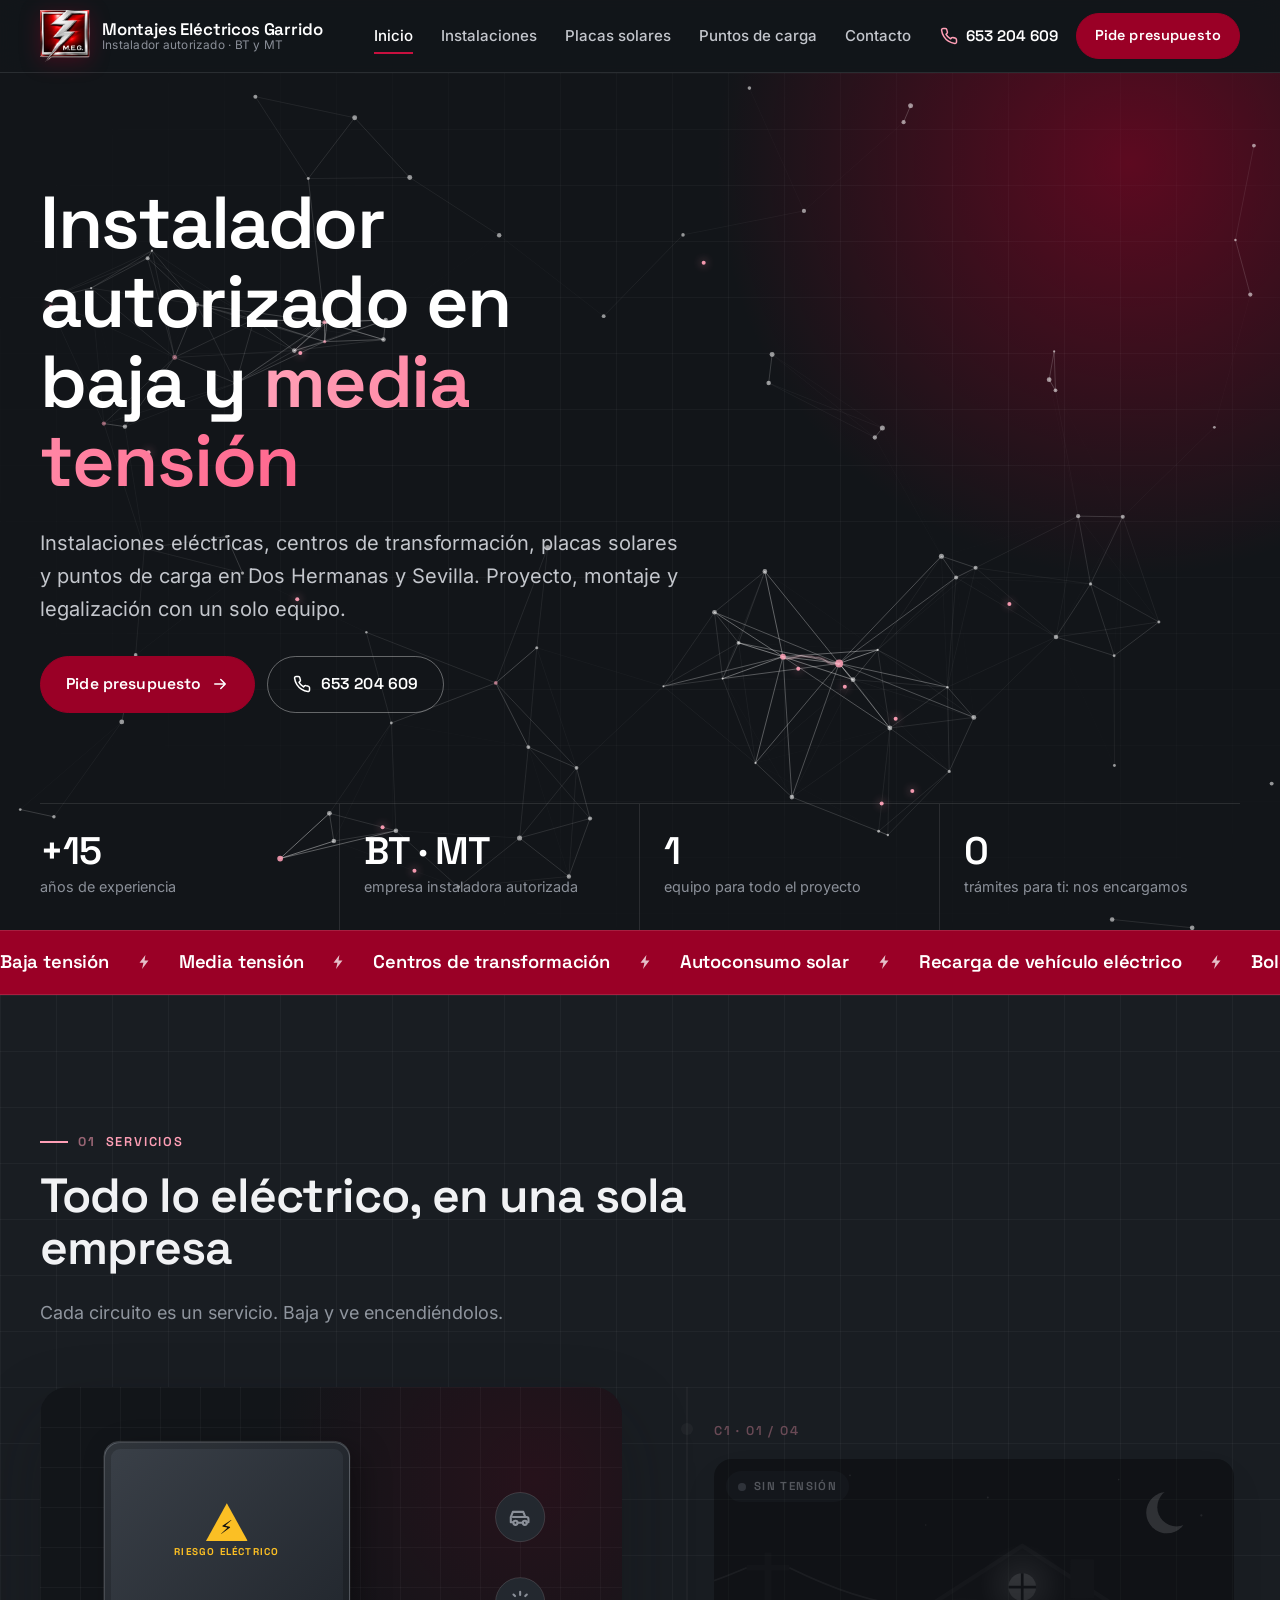
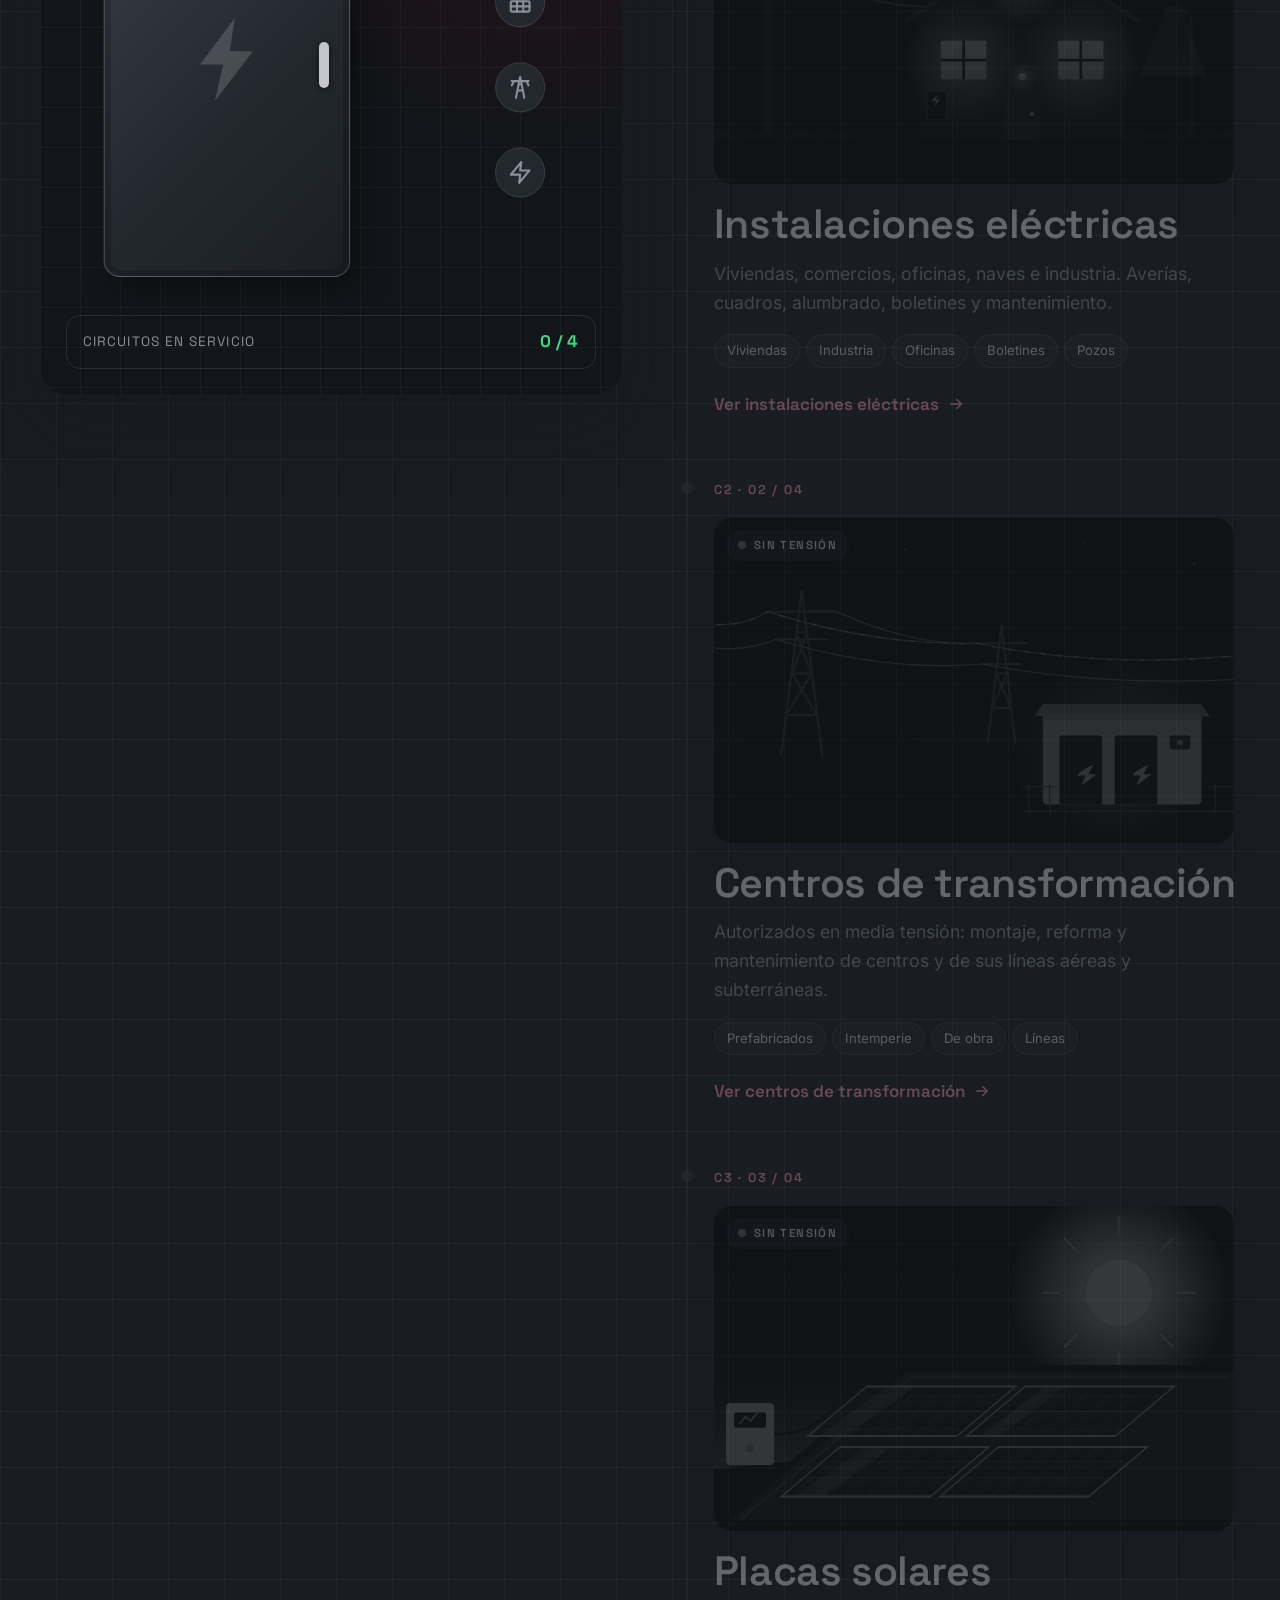
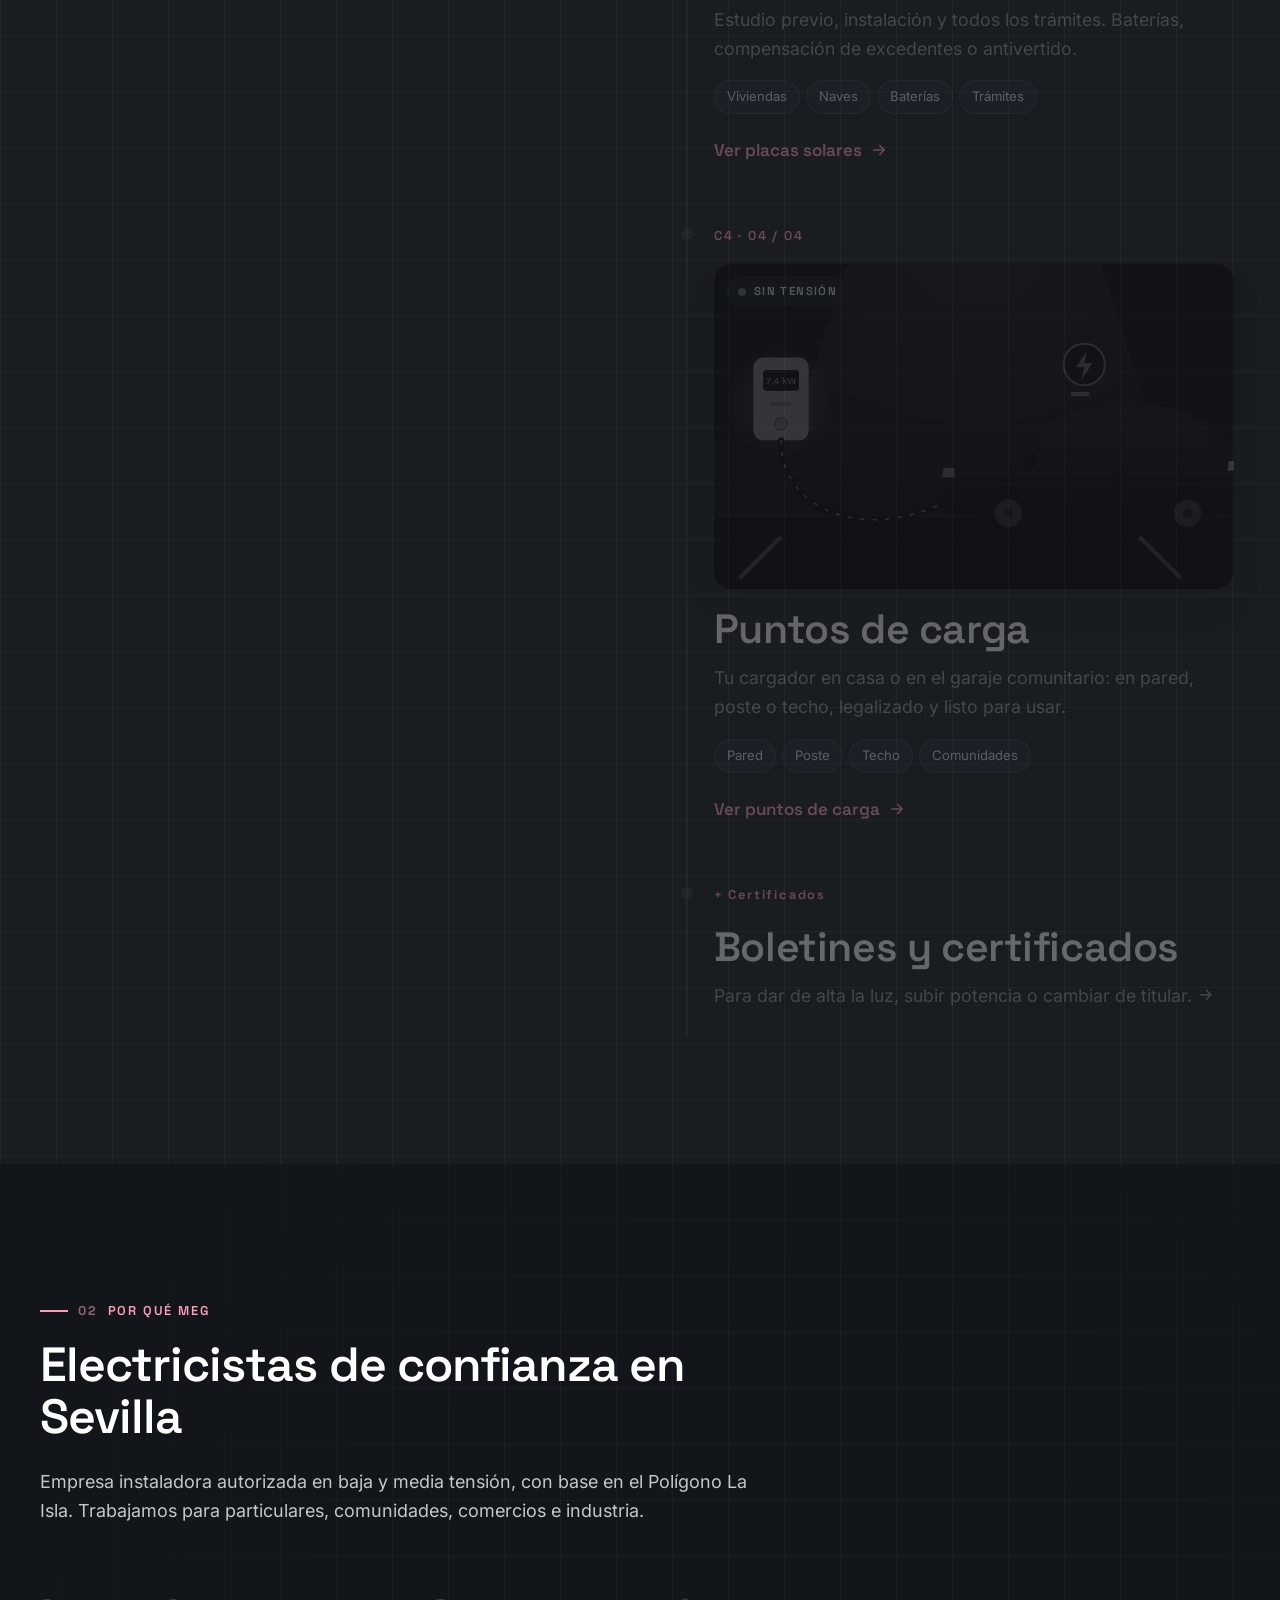
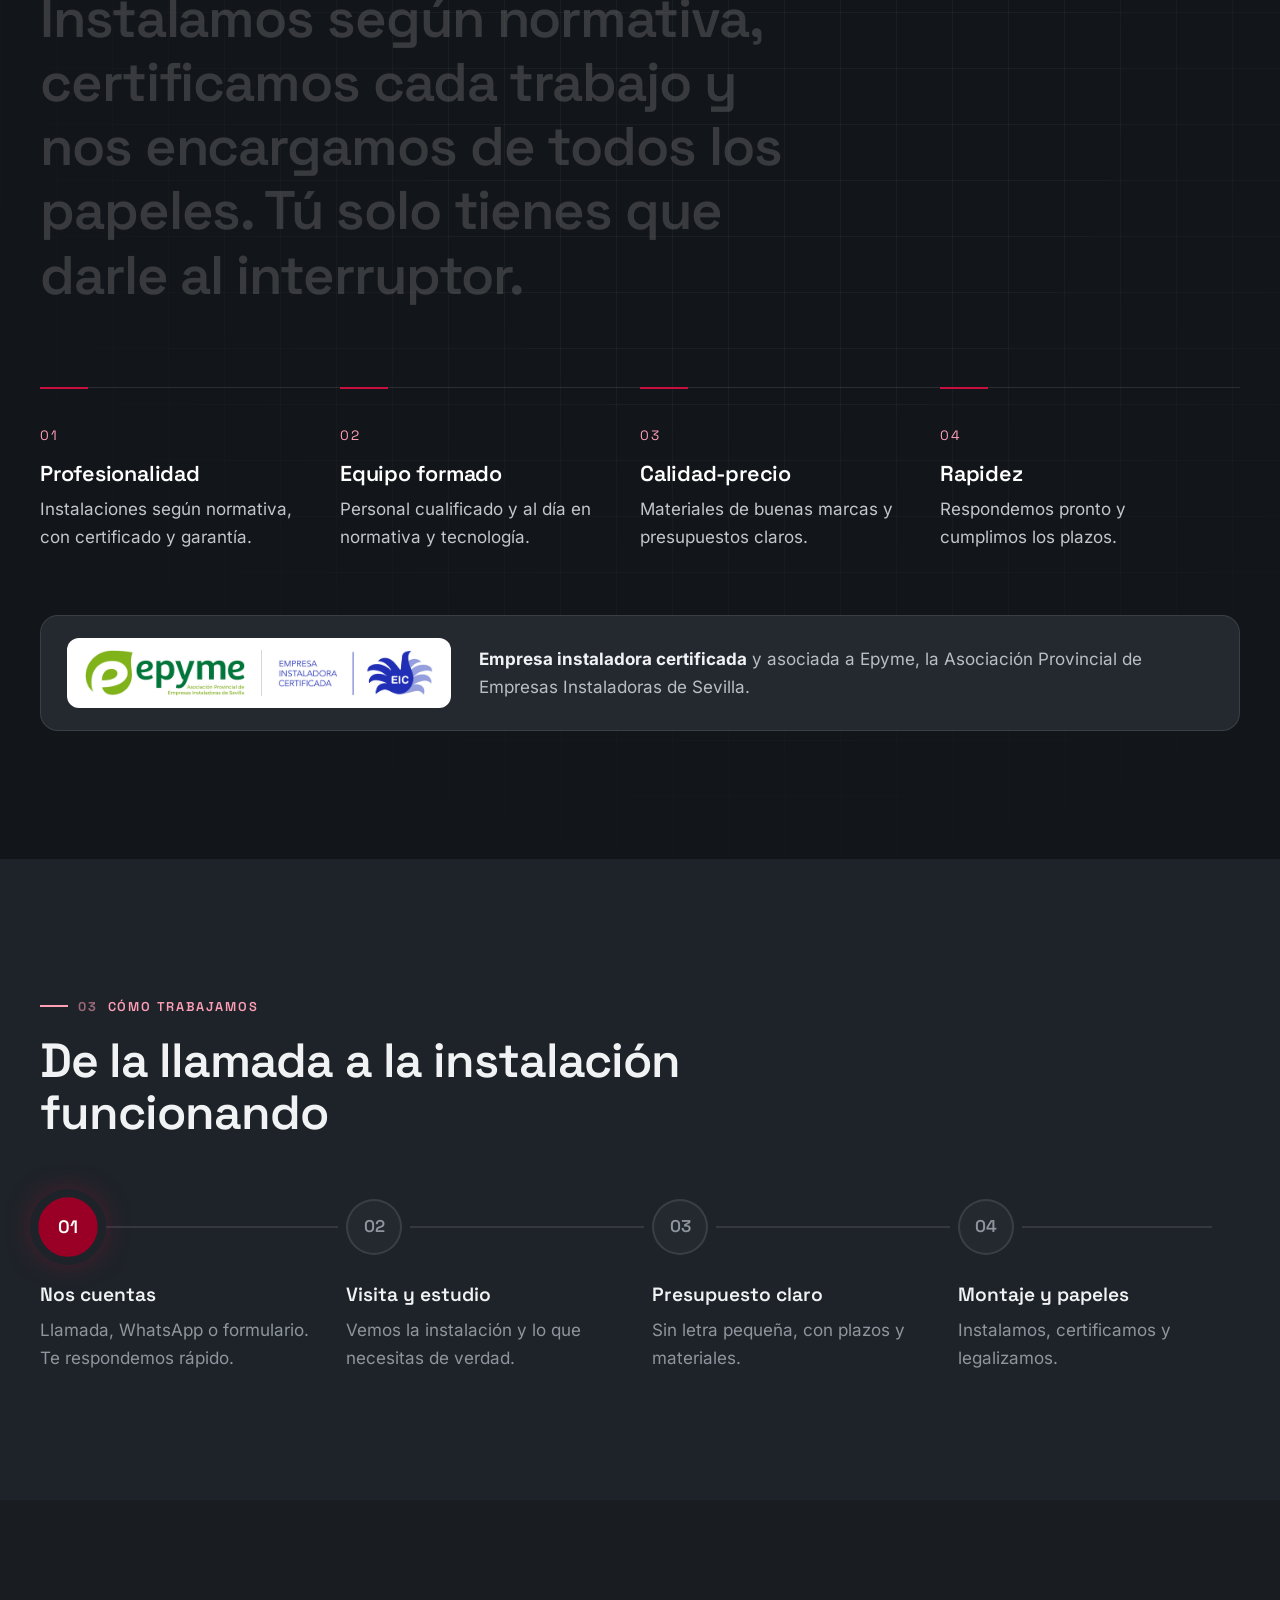
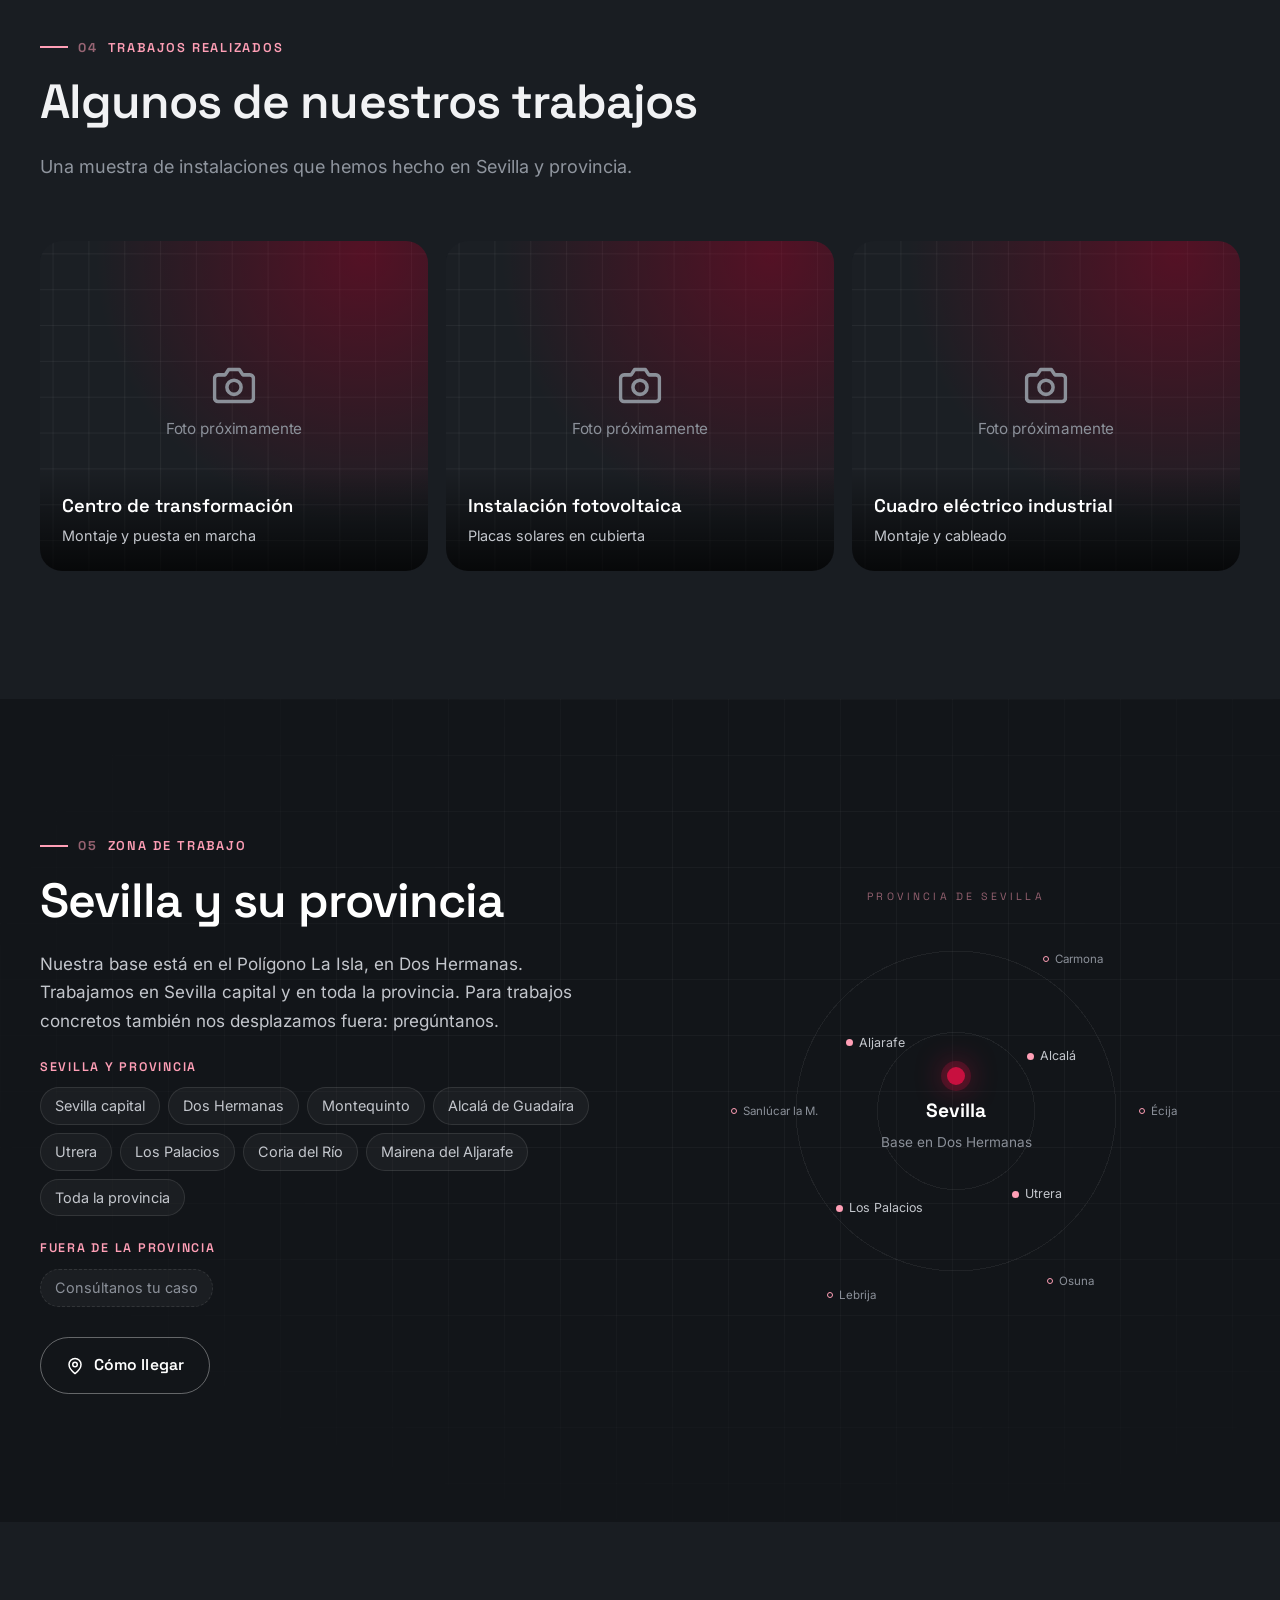
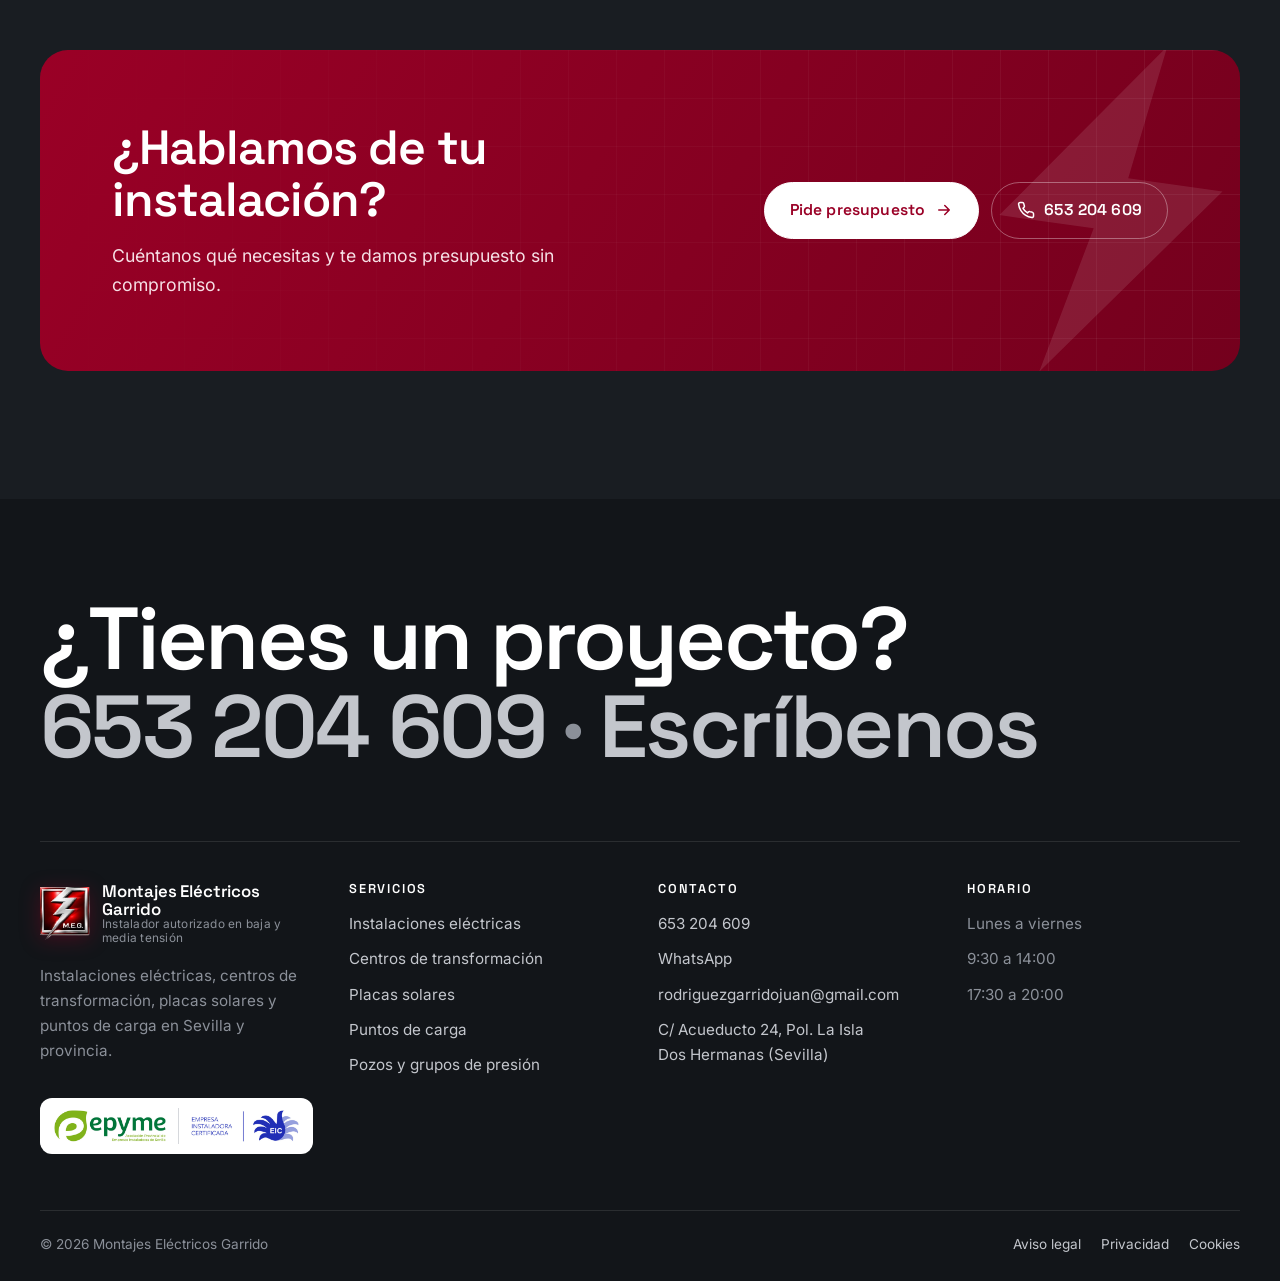
<file: index.html>
<!DOCTYPE html>
<html lang="es">
<head>
  <meta charset="utf-8">
  <meta name="viewport" content="width=device-width, initial-scale=1">
  <title>Electricista en Dos Hermanas y Sevilla | Montajes Eléctricos Garrido</title>
  <meta name="description" content="Instalador eléctrico autorizado en baja y media tensión en Dos Hermanas (Sevilla). Instalaciones eléctricas, centros de transformación, placas solares y puntos de carga. Llama al 653 204 609.">
  <link rel="canonical" href="https://montajeselectricosgarrido.es/">
  <meta name="theme-color" content="#121519">
  <meta property="og:type" content="website">
  <meta property="og:locale" content="es_ES">
  <meta property="og:site_name" content="Montajes Eléctricos Garrido">
  <meta property="og:title" content="Electricista en Dos Hermanas y Sevilla | Montajes Eléctricos Garrido">
  <meta property="og:description" content="Instalador eléctrico autorizado en baja y media tensión en Dos Hermanas (Sevilla). Instalaciones eléctricas, centros de transformación, placas solares y puntos de carga. Llama al 653 204 609.">
  <meta property="og:url" content="https://montajeselectricosgarrido.es/">
  <meta property="og:image" content="https://montajeselectricosgarrido.es/assets/img/logo-completo.jpg">
  <link rel="icon" href="assets/img/favicon-32.png" type="image/png" sizes="32x32">
  <link rel="apple-touch-icon" href="assets/img/apple-touch-icon.png">
  <link rel="preload" href="assets/fonts/space-grotesk.woff2" as="font" type="font/woff2" crossorigin>
  <link rel="preload" href="assets/fonts/inter.woff2" as="font" type="font/woff2" crossorigin>
  <link rel="stylesheet" href="assets/css/styles.css">
  <script type="application/ld+json">{"@context": "https://schema.org", "@type": "Electrician", "@id": "https://montajeselectricosgarrido.es/#empresa", "name": "Montajes Eléctricos Garrido", "alternateName": "MEG", "description": "Instalador eléctrico autorizado en baja y media tensión en Dos Hermanas y Sevilla: instalaciones eléctricas, centros de transformación, placas solares y puntos de carga para coche eléctrico.", "url": "https://montajeselectricosgarrido.es/", "logo": "https://montajeselectricosgarrido.es/assets/img/logo-meg-grande.png", "image": "https://montajeselectricosgarrido.es/assets/img/logo-completo.jpg", "telephone": "+34 653 204 609", "email": "rodriguezgarridojuan@gmail.com", "priceRange": "€€", "address": {"@type": "PostalAddress", "streetAddress": "C/ Acueducto 24, Edificio 3, local 1, Polígono La Isla", "addressLocality": "Dos Hermanas", "addressRegion": "Sevilla", "postalCode": "41703", "addressCountry": "ES"}, "hasMap": "https://maps.app.goo.gl/Z2TkRmnB4gh2JYVn8", "areaServed": ["Dos Hermanas", "Sevilla", "Alcalá de Guadaíra", "Montequinto", "Utrera", "Los Palacios y Villafranca", "Coria del Río", "Provincia de Sevilla"], "openingHoursSpecification": [{"@type": "OpeningHoursSpecification", "dayOfWeek": ["Monday", "Tuesday", "Wednesday", "Thursday", "Friday"], "opens": "09:30", "closes": "14:00"}, {"@type": "OpeningHoursSpecification", "dayOfWeek": ["Monday", "Tuesday", "Wednesday", "Thursday", "Friday"], "opens": "17:30", "closes": "20:00"}]}</script>
</head>
<body>
  <a class="saltar" href="#contenido">Saltar al contenido</a>

  <header class="cabecera">
    <div class="contenedor">
      <a class="marca" href="index.html" aria-label="Montajes Eléctricos Garrido, ir al inicio">
        <img class="marca__logo" src="assets/img/logo-meg.webp" alt="" width="50" height="53">
        <span class="marca__texto">
          <span class="marca__nombre">Montajes Eléctricos Garrido</span>
          <span class="marca__lema">Instalador autorizado · BT y MT</span>
        </span>
      </a>

      <button class="boton-menu" type="button" aria-expanded="false" aria-controls="menu" aria-label="Abrir menú"><svg viewBox="0 0 24 24" fill="none" stroke="currentColor" stroke-width="2" stroke-linecap="round" aria-hidden="true"><path d="M3 6h18M3 12h18M3 18h18"/></svg></button>

      <nav class="menu" id="menu" aria-label="Menú principal">
        <ul>
          <li><a href="index.html" aria-current="page">Inicio</a></li>
          <li><a href="instalaciones-electricas.html">Instalaciones</a></li>
          <li><a href="placas-solares.html">Placas solares</a></li>
          <li><a href="puntos-de-carga.html">Puntos de carga</a></li>
          <li><a href="contacto.html">Contacto</a></li>
        </ul>
        <a class="menu__tel" href="tel:+34653204609"><svg viewBox="0 0 24 24" fill="none" stroke="currentColor" stroke-width="2" stroke-linecap="round" stroke-linejoin="round" aria-hidden="true"><path d="M22 16.9v3a2 2 0 0 1-2.2 2 19.8 19.8 0 0 1-8.6-3.1 19.5 19.5 0 0 1-6-6A19.8 19.8 0 0 1 2.1 4.2 2 2 0 0 1 4.1 2h3a2 2 0 0 1 2 1.7c.1.9.4 1.8.7 2.7a2 2 0 0 1-.5 2.1L8 9.8a16 16 0 0 0 6 6l1.3-1.3a2 2 0 0 1 2.1-.4c.9.3 1.8.6 2.7.7a2 2 0 0 1 1.7 2z"/></svg>653 204 609</a>
        <a class="boton" href="contacto.html#presupuesto">Pide presupuesto</a>
      </nav>
    </div>
  </header>

  <main id="contenido">
    <section class="portada">
      <div class="contenedor">
        <div class="portada__rejilla">
          <div>
            <!-- PENDIENTE: confirmar "media" o "alta" tensión -->
            <h1>Instalador autorizado en baja y <span>media tensión</span></h1>
            <p class="portada__intro">Instalaciones eléctricas, centros de transformación, placas solares y puntos de carga en Dos Hermanas y Sevilla. Proyecto, montaje y legalización con un solo equipo.</p>
            <div class="portada__acciones">
              <a class="boton" href="contacto.html#presupuesto">Pide presupuesto <svg class="flecha" viewBox="0 0 24 24" fill="none" stroke="currentColor" stroke-width="2" stroke-linecap="round" stroke-linejoin="round" aria-hidden="true"><path d="M5 12h14M13 6l6 6-6 6"/></svg></a>
              <a class="boton boton--claro" href="tel:+34653204609"><svg viewBox="0 0 24 24" fill="none" stroke="currentColor" stroke-width="2" stroke-linecap="round" stroke-linejoin="round" aria-hidden="true"><path d="M22 16.9v3a2 2 0 0 1-2.2 2 19.8 19.8 0 0 1-8.6-3.1 19.5 19.5 0 0 1-6-6A19.8 19.8 0 0 1 2.1 4.2 2 2 0 0 1 4.1 2h3a2 2 0 0 1 2 1.7c.1.9.4 1.8.7 2.7a2 2 0 0 1-.5 2.1L8 9.8a16 16 0 0 0 6 6l1.3-1.3a2 2 0 0 1 2.1-.4c.9.3 1.8.6 2.7.7a2 2 0 0 1 1.7 2z"/></svg>653 204 609</a>
            </div>
          </div>
        </div>
        <div class="cifras">
          <!-- PENDIENTE: confirmar años de experiencia -->
          <div class="cifra"><strong>+15</strong><span>años de experiencia</span></div>
          <div class="cifra"><strong>BT · MT</strong><span>empresa instaladora autorizada</span></div>
          <div class="cifra"><strong>1</strong><span>equipo para todo el proyecto</span></div>
          <div class="cifra"><strong>0</strong><span>trámites para ti: nos encargamos</span></div>
        </div>
      </div>
    </section>

    <div class="cinta" aria-hidden="true">
      <div class="cinta__pista"><ul><li>Baja tensión</li><li>Media tensión</li><li>Centros de transformación</li><li>Autoconsumo solar</li><li>Recarga de vehículo eléctrico</li><li>Boletines y certificados</li><li>Mantenimiento industrial</li><li>Grupos de presión</li></ul><ul><li>Baja tensión</li><li>Media tensión</li><li>Centros de transformación</li><li>Autoconsumo solar</li><li>Recarga de vehículo eléctrico</li><li>Boletines y certificados</li><li>Mantenimiento industrial</li><li>Grupos de presión</li></ul></div>
    </div>

    <section class="seccion plano historia" id="servicios">
      <div class="contenedor">
        <div class="seccion__cabeza">
          <span class="antetitulo"><b>01</b> Servicios</span>
          <h2>Todo lo eléctrico, en una sola empresa</h2>
          <p>Cada circuito es un servicio. Baja y ve encendiéndolos.</p>
        </div>
        <div class="historia__rejilla">
          <div class="historia__escena">
            <div class="escena">
              <div class="escena__lienzo">
                <svg viewBox="0 0 560 520" class="escena__svg" aria-hidden="true">
          <defs>
            <linearGradient id="g-armario" x1="0" y1="0" x2="0" y2="1"><stop offset="0" stop-color="#2a2f36"/><stop offset="1" stop-color="#1b1f24"/></linearGradient>
          </defs>
          <rect x="40" y="30" width="260" height="460" rx="16" fill="url(#g-armario)" stroke="rgba(255,255,255,.14)"/>
          <rect x="52" y="42" width="236" height="436" rx="10" fill="none" stroke="rgba(255,255,255,.06)"/>
          <text x="170" y="68" class="cuadro__rotulo">CUADRO GENERAL · MEG</text>
          <g class="iga">
            <rect x="66" y="84" width="104" height="86" rx="8" class="mg__cuerpo"/>
            <rect x="96" y="96" width="44" height="52" rx="6" class="mg__ranura"/>
            <rect x="104" y="120" width="28" height="24" rx="4" class="mg__palanca"/>
            <circle cx="118" cy="160" r="4" class="mg__led"/>
            <text x="118" y="80" class="mg__txt" style="opacity:0">IGA</text>
          </g>
          <g class="dif">
            <rect x="182" y="84" width="100" height="86" rx="8" class="mg__cuerpo"/>
            <text x="232" y="112" class="mg__txt">ID 30 mA</text>
            <rect x="200" y="124" width="64" height="12" rx="3" fill="rgba(255,255,255,.08)"/>
            <circle cx="232" cy="156" r="4" class="mg__led"/>
          </g>
          <rect x="56" y="244" width="228" height="10" rx="2" fill="#3a4049"/>
          <path d="M90 302 V390 H390 V380 H450" pathLength="1" class="cable" data-i="0"/><path d="M90 302 V390 H390 V380 H450" pathLength="1" class="cable__corriente" data-i="0"/><path d="M146 302 V370 H370 V290 H450" pathLength="1" class="cable" data-i="1"/><path d="M146 302 V370 H370 V290 H450" pathLength="1" class="cable__corriente" data-i="1"/><path d="M202 302 V350 H350 V200 H450" pathLength="1" class="cable" data-i="2"/><path d="M202 302 V350 H350 V200 H450" pathLength="1" class="cable__corriente" data-i="2"/><path d="M258 302 V330 H330 V110 H450" pathLength="1" class="cable" data-i="3"/><path d="M258 302 V330 H330 V110 H450" pathLength="1" class="cable__corriente" data-i="3"/>
          <g class="mg" data-i="0">
          <rect x="66" y="200" width="48" height="102" rx="7" class="mg__cuerpo"/>
          <rect x="76" y="214" width="28" height="62" rx="5" class="mg__ranura"/>
          <rect x="80" y="246" width="20" height="26" rx="4" class="mg__palanca"/>
          <circle cx="90" cy="290" r="4" class="mg__led"/>
          <text x="90" y="192" class="mg__txt">C1</text>
        </g><g class="mg" data-i="1">
          <rect x="122" y="200" width="48" height="102" rx="7" class="mg__cuerpo"/>
          <rect x="132" y="214" width="28" height="62" rx="5" class="mg__ranura"/>
          <rect x="136" y="246" width="20" height="26" rx="4" class="mg__palanca"/>
          <circle cx="146" cy="290" r="4" class="mg__led"/>
          <text x="146" y="192" class="mg__txt">C2</text>
        </g><g class="mg" data-i="2">
          <rect x="178" y="200" width="48" height="102" rx="7" class="mg__cuerpo"/>
          <rect x="188" y="214" width="28" height="62" rx="5" class="mg__ranura"/>
          <rect x="192" y="246" width="20" height="26" rx="4" class="mg__palanca"/>
          <circle cx="202" cy="290" r="4" class="mg__led"/>
          <text x="202" y="192" class="mg__txt">C3</text>
        </g><g class="mg" data-i="3">
          <rect x="234" y="200" width="48" height="102" rx="7" class="mg__cuerpo"/>
          <rect x="244" y="214" width="28" height="62" rx="5" class="mg__ranura"/>
          <rect x="248" y="246" width="20" height="26" rx="4" class="mg__palanca"/>
          <circle cx="258" cy="290" r="4" class="mg__led"/>
          <text x="258" y="192" class="mg__txt">C4</text>
        </g>
          <text x="170" y="460" class="cuadro__rotulo cuadro__estado">TODO EN SERVICIO</text>
          <g class="nodo" data-i="0">
          <circle cx="480" cy="380" r="34" class="nodo__halo"/>
          <circle cx="480" cy="380" r="26" class="nodo__disco"/>
          <g transform="translate(466.8 366.8) scale(1.1)" class="nodo__icono" fill="none" stroke="currentColor" stroke-width="2" stroke-linecap="round" stroke-linejoin="round"><path d="M13 2 3 14h9l-1 8 10-12h-9l1-8z"/></g>
        </g><g class="nodo" data-i="1">
          <circle cx="480" cy="290" r="34" class="nodo__halo"/>
          <circle cx="480" cy="290" r="26" class="nodo__disco"/>
          <g transform="translate(466.8 276.8) scale(1.1)" class="nodo__icono" fill="none" stroke="currentColor" stroke-width="2" stroke-linecap="round" stroke-linejoin="round"><path d="M8 22 12 2l4 20M9.5 15h5M10.5 9h3M4 6h16M6 6l-2 4M18 6l2 4"/></g>
        </g><g class="nodo" data-i="2">
          <circle cx="480" cy="200" r="34" class="nodo__halo"/>
          <circle cx="480" cy="200" r="26" class="nodo__disco"/>
          <g transform="translate(466.8 186.8) scale(1.1)" class="nodo__icono" fill="none" stroke="currentColor" stroke-width="2" stroke-linecap="round" stroke-linejoin="round"><rect x="3" y="11" width="18" height="10" rx="1"/><path d="M3 16h18M9 11v10M15 11v10M12 2v3M5.6 4.6l1.5 1.5M18.4 4.6l-1.5 1.5"/></g>
        </g><g class="nodo" data-i="3">
          <circle cx="480" cy="110" r="34" class="nodo__halo"/>
          <circle cx="480" cy="110" r="26" class="nodo__disco"/>
          <g transform="translate(466.8 96.8) scale(1.1)" class="nodo__icono" fill="none" stroke="currentColor" stroke-width="2" stroke-linecap="round" stroke-linejoin="round"><path d="M5 17H3v-5l2-5h10l2 5h1a2 2 0 0 1 2 2v3h-2"/><circle cx="7.5" cy="17.5" r="2"/><circle cx="16.5" cy="17.5" r="2"/><path d="M9.5 17.5h5M5 12h12"/></g>
        </g>
        </svg>
                <div class="puerta" aria-hidden="true">
                  <div class="puerta__aviso"><span>⚡</span>Riesgo eléctrico</div>
                  <img src="assets/img/rayo.svg" alt="" class="puerta__rayo">
                  <span class="puerta__tirador"></span>
                </div>
              </div>
              <div class="escena__pie"><span>Circuitos en servicio</span><b><span data-circuitos>4</span> / 4</b></div>
            </div>
          </div>
          <div class="historia__barra" aria-hidden="true">
            <div class="barra__mgs"><span class="mini" data-i="0"><i class="mini__cuerpo"><b></b></i>C1</span><span class="mini" data-i="1"><i class="mini__cuerpo"><b></b></i>C2</span><span class="mini" data-i="2"><i class="mini__cuerpo"><b></b></i>C3</span><span class="mini" data-i="3"><i class="mini__cuerpo"><b></b></i>C4</span></div>
            <div class="barra__cuenta"><b><span data-circuitos>4</span>/4</b> en servicio</div>
          </div>
          <div class="historia__pasos">
          <article class="paso" data-i="0">
            <span class="paso__num">C1 · 01 / 04</span>
            <figure class="paso__foto">
              <img src="assets/img/servicios/c1-instalaciones.svg" alt="Vivienda iluminada con su acometida eléctrica" width="800" height="500" loading="lazy" decoding="async">
              <figcaption class="paso__tension"><i></i><span class="off">Sin tensión</span><span class="on">En servicio</span></figcaption>
            </figure>
            <h3>Instalaciones eléctricas</h3>
            <p>Viviendas, comercios, oficinas, naves e industria. Averías, cuadros, alumbrado, boletines y mantenimiento.</p>
            <ul class="paso__etiquetas"><li>Viviendas</li><li>Industria</li><li>Oficinas</li><li>Boletines</li><li>Pozos</li></ul>
            <a class="paso__enlace" href="instalaciones-electricas.html">Ver instalaciones eléctricas <svg class="flecha" viewBox="0 0 24 24" fill="none" stroke="currentColor" stroke-width="2" stroke-linecap="round" stroke-linejoin="round" aria-hidden="true"><path d="M5 12h14M13 6l6 6-6 6"/></svg></a>
          </article>
          <article class="paso" data-i="1">
            <span class="paso__num">C2 · 02 / 04</span>
            <figure class="paso__foto">
              <img src="assets/img/servicios/c2-centros-transformacion.svg" alt="Centro de transformación prefabricado junto a una línea de media tensión" width="800" height="500" loading="lazy" decoding="async">
              <figcaption class="paso__tension"><i></i><span class="off">Sin tensión</span><span class="on">En servicio</span></figcaption>
            </figure>
            <h3>Centros de transformación</h3>
            <p>Autorizados en media tensión: montaje, reforma y mantenimiento de centros y de sus líneas aéreas y subterráneas.</p>
            <ul class="paso__etiquetas"><li>Prefabricados</li><li>Intemperie</li><li>De obra</li><li>Líneas</li></ul>
            <a class="paso__enlace" href="instalaciones-electricas.html#centros-de-transformacion">Ver centros de transformación <svg class="flecha" viewBox="0 0 24 24" fill="none" stroke="currentColor" stroke-width="2" stroke-linecap="round" stroke-linejoin="round" aria-hidden="true"><path d="M5 12h14M13 6l6 6-6 6"/></svg></a>
          </article>
          <article class="paso" data-i="2">
            <span class="paso__num">C3 · 03 / 04</span>
            <figure class="paso__foto">
              <img src="assets/img/servicios/c3-placas-solares.svg" alt="Placas solares sobre un tejado al atardecer" width="800" height="500" loading="lazy" decoding="async">
              <figcaption class="paso__tension"><i></i><span class="off">Sin tensión</span><span class="on">En servicio</span></figcaption>
            </figure>
            <h3>Placas solares</h3>
            <p>Estudio previo, instalación y todos los trámites. Baterías, compensación de excedentes o antivertido.</p>
            <ul class="paso__etiquetas"><li>Viviendas</li><li>Naves</li><li>Baterías</li><li>Trámites</li></ul>
            <a class="paso__enlace" href="placas-solares.html">Ver placas solares <svg class="flecha" viewBox="0 0 24 24" fill="none" stroke="currentColor" stroke-width="2" stroke-linecap="round" stroke-linejoin="round" aria-hidden="true"><path d="M5 12h14M13 6l6 6-6 6"/></svg></a>
          </article>
          <article class="paso" data-i="3">
            <span class="paso__num">C4 · 04 / 04</span>
            <figure class="paso__foto">
              <img src="assets/img/servicios/c4-puntos-de-carga.svg" alt="Coche eléctrico cargando en un punto de carga de pared" width="800" height="500" loading="lazy" decoding="async">
              <figcaption class="paso__tension"><i></i><span class="off">Sin tensión</span><span class="on">En servicio</span></figcaption>
            </figure>
            <h3>Puntos de carga</h3>
            <p>Tu cargador en casa o en el garaje comunitario: en pared, poste o techo, legalizado y listo para usar.</p>
            <ul class="paso__etiquetas"><li>Pared</li><li>Poste</li><li>Techo</li><li>Comunidades</li></ul>
            <a class="paso__enlace" href="puntos-de-carga.html">Ver puntos de carga <svg class="flecha" viewBox="0 0 24 24" fill="none" stroke="currentColor" stroke-width="2" stroke-linecap="round" stroke-linejoin="round" aria-hidden="true"><path d="M5 12h14M13 6l6 6-6 6"/></svg></a>
          </article>
            <a class="paso paso--extra" href="instalaciones-electricas.html#viviendas">
              <span class="paso__num">+ Certificados</span>
              <h3>Boletines y certificados</h3>
              <p>Para dar de alta la luz, subir potencia o cambiar de titular. <svg class="flecha" viewBox="0 0 24 24" fill="none" stroke="currentColor" stroke-width="2" stroke-linecap="round" stroke-linejoin="round" aria-hidden="true"><path d="M5 12h14M13 6l6 6-6 6"/></svg></p>
            </a>
          </div>
        </div>
      </div>
    </section>


    <section class="oscuro" id="por-que">
      <div class="contenedor">
        <div class="seccion__cabeza">
          <span class="antetitulo"><b>02</b> Por qué MEG</span>
          <h2>Electricistas de confianza en Sevilla</h2>
          <p>Empresa instaladora autorizada en baja y media tensión, con base en el Polígono La Isla. Trabajamos para particulares, comunidades, comercios e industria.</p>
        </div>
        <p class="frase" data-frase>Instalamos según normativa, certificamos cada trabajo y nos encargamos de todos los papeles. Tú solo tienes que darle al interruptor.</p>
        <div class="ventajas">
          <div class="ventaja"><span class="ventaja__num">01</span><h3>Profesionalidad</h3><p>Instalaciones según normativa, con certificado y garantía.</p></div>
          <div class="ventaja"><span class="ventaja__num">02</span><h3>Equipo formado</h3><p>Personal cualificado y al día en normativa y tecnología.</p></div>
          <div class="ventaja"><span class="ventaja__num">03</span><h3>Calidad-precio</h3><p>Materiales de buenas marcas y presupuestos claros.</p></div>
          <div class="ventaja"><span class="ventaja__num">04</span><h3>Rapidez</h3><p>Respondemos pronto y cumplimos los plazos.</p></div>
        </div>
        <div class="sellos">
          <div class="sello"><img src="assets/img/sello-epyme.png" alt="Epyme, Asociación Provincial de Empresas Instaladoras de Sevilla" width="390" height="112" loading="lazy"><i></i><img src="assets/img/sello-eic.png" alt="Empresa Instaladora Certificada (EIC)" width="377" height="112" loading="lazy"></div>
          <p><strong>Empresa instaladora certificada</strong> y asociada a Epyme, la Asociación Provincial de Empresas Instaladoras de Sevilla.</p>
        </div>
      </div>
    </section>

    <section class="seccion seccion--gris" id="como-trabajamos">
      <div class="contenedor">
        <div class="seccion__cabeza">
          <span class="antetitulo"><b>03</b> Cómo trabajamos</span>
          <h2>De la llamada a la instalación funcionando</h2>
        </div>
        <ol class="proceso">
          <li><strong>Nos cuentas</strong><p>Llamada, WhatsApp o formulario. Te respondemos rápido.</p></li>
          <li><strong>Visita y estudio</strong><p>Vemos la instalación y lo que necesitas de verdad.</p></li>
          <li><strong>Presupuesto claro</strong><p>Sin letra pequeña, con plazos y materiales.</p></li>
          <li><strong>Montaje y papeles</strong><p>Instalamos, certificamos y legalizamos.</p></li>
        </ol>
      </div>
    </section>

    <!-- TRABAJOS REALIZADOS: sustituye cada <div class="trabajo__foto">…</div> por
         <img class="trabajo__foto" src="assets/img/trabajos/nombre.jpg" alt="Descripción" loading="lazy" width="800" height="680"> -->
    <section class="seccion" id="trabajos">
      <div class="contenedor">
        <div class="seccion__cabeza">
          <span class="antetitulo"><b>04</b> Trabajos realizados</span>
          <h2>Algunos de nuestros trabajos</h2>
          <p>Una muestra de instalaciones que hemos hecho en Sevilla y provincia.</p>
        </div>
        <div class="trabajos">
          <figure class="trabajo"><div class="trabajo__foto"><div><svg viewBox="0 0 24 24" fill="none" stroke="currentColor" stroke-width="2" stroke-linecap="round" stroke-linejoin="round" aria-hidden="true"><path d="M23 19a2 2 0 0 1-2 2H3a2 2 0 0 1-2-2V8a2 2 0 0 1 2-2h4l2-3h6l2 3h4a2 2 0 0 1 2 2z"/><circle cx="12" cy="13" r="4"/></svg>Foto próximamente</div></div><figcaption><strong>Centro de transformación</strong><span>Montaje y puesta en marcha</span></figcaption></figure>
          <figure class="trabajo"><div class="trabajo__foto"><div><svg viewBox="0 0 24 24" fill="none" stroke="currentColor" stroke-width="2" stroke-linecap="round" stroke-linejoin="round" aria-hidden="true"><path d="M23 19a2 2 0 0 1-2 2H3a2 2 0 0 1-2-2V8a2 2 0 0 1 2-2h4l2-3h6l2 3h4a2 2 0 0 1 2 2z"/><circle cx="12" cy="13" r="4"/></svg>Foto próximamente</div></div><figcaption><strong>Instalación fotovoltaica</strong><span>Placas solares en cubierta</span></figcaption></figure>
          <figure class="trabajo"><div class="trabajo__foto"><div><svg viewBox="0 0 24 24" fill="none" stroke="currentColor" stroke-width="2" stroke-linecap="round" stroke-linejoin="round" aria-hidden="true"><path d="M23 19a2 2 0 0 1-2 2H3a2 2 0 0 1-2-2V8a2 2 0 0 1 2-2h4l2-3h6l2 3h4a2 2 0 0 1 2 2z"/><circle cx="12" cy="13" r="4"/></svg>Foto próximamente</div></div><figcaption><strong>Cuadro eléctrico industrial</strong><span>Montaje y cableado</span></figcaption></figure>
        </div>
      </div>
    </section>

    <section class="oscuro" id="zona">
      <div class="contenedor rejilla rejilla--2" style="align-items:center">
        <div>
          <span class="antetitulo"><b>05</b> Zona de trabajo</span>
          <h2>Sevilla y su provincia</h2>
          <p>Nuestra base está en el Polígono La Isla, en Dos Hermanas. Trabajamos en Sevilla capital y en toda la provincia. Para trabajos concretos también nos desplazamos fuera: pregúntanos.</p>
          <p class="zona__titulo">Sevilla y provincia</p>
          <ul class="zona">
            <li>Sevilla capital</li><li>Dos Hermanas</li><li>Montequinto</li><li>Alcalá de Guadaíra</li>
            <li>Utrera</li><li>Los Palacios</li><li>Coria del Río</li><li>Mairena del Aljarafe</li><li>Toda la provincia</li>
          </ul>
          <p class="zona__titulo">Fuera de la provincia</p>
          <ul class="zona zona--lejos">
            <li>Consúltanos tu caso</li>
          </ul>
          <a class="boton boton--claro" href="https://maps.app.goo.gl/Z2TkRmnB4gh2JYVn8" target="_blank" rel="noopener"><svg viewBox="0 0 24 24" fill="none" stroke="currentColor" stroke-width="2" stroke-linecap="round" stroke-linejoin="round" aria-hidden="true"><path d="M20 10c0 6-8 12-8 12S4 16 4 10a8 8 0 0 1 16 0z"/><circle cx="12" cy="10" r="3"/></svg>Cómo llegar</a>
        </div>
        <div class="zona-mapa" aria-hidden="true">
          <div class="zona-mapa__centro"><i></i><strong>Sevilla</strong><span>Base en Dos Hermanas</span></div>
          <span class="zona-mapa__punto" style="top:33%;left:26%">Aljarafe</span>
          <span class="zona-mapa__punto" style="top:36%;right:24%">Alcalá</span>
          <span class="zona-mapa__punto" style="top:66%;right:27%">Utrera</span>
          <span class="zona-mapa__punto" style="top:69%;left:24%">Los Palacios</span>
          <span class="zona-mapa__punto zona-mapa__punto--lejos" style="top:48%;left:1%">Sanlúcar la M.</span>
          <span class="zona-mapa__punto zona-mapa__punto--lejos" style="top:15%;right:18%">Carmona</span>
          <span class="zona-mapa__punto zona-mapa__punto--lejos" style="top:48%;right:2%">Écija</span>
          <span class="zona-mapa__punto zona-mapa__punto--lejos" style="top:85%;right:20%">Osuna</span>
          <span class="zona-mapa__punto zona-mapa__punto--lejos" style="top:88%;left:22%">Lebrija</span>
          <span class="zona-mapa__anillo">Provincia de Sevilla</span>
        </div>
      </div>
    </section>

    <section class="seccion">
      <div class="contenedor">
        <div class="cta">
          <div>
            <h2>¿Hablamos de tu instalación?</h2>
            <p>Cuéntanos qué necesitas y te damos presupuesto sin compromiso.</p>
          </div>
          <div class="cta__acciones">
            <a class="boton boton--blanco" href="contacto.html#presupuesto">Pide presupuesto <svg class="flecha" viewBox="0 0 24 24" fill="none" stroke="currentColor" stroke-width="2" stroke-linecap="round" stroke-linejoin="round" aria-hidden="true"><path d="M5 12h14M13 6l6 6-6 6"/></svg></a>
            <a class="boton boton--claro" href="tel:+34653204609"><svg viewBox="0 0 24 24" fill="none" stroke="currentColor" stroke-width="2" stroke-linecap="round" stroke-linejoin="round" aria-hidden="true"><path d="M22 16.9v3a2 2 0 0 1-2.2 2 19.8 19.8 0 0 1-8.6-3.1 19.5 19.5 0 0 1-6-6A19.8 19.8 0 0 1 2.1 4.2 2 2 0 0 1 4.1 2h3a2 2 0 0 1 2 1.7c.1.9.4 1.8.7 2.7a2 2 0 0 1-.5 2.1L8 9.8a16 16 0 0 0 6 6l1.3-1.3a2 2 0 0 1 2.1-.4c.9.3 1.8.6 2.7.7a2 2 0 0 1 1.7 2z"/></svg>653 204 609</a>
          </div>
        </div>
      </div>
    </section>

  </main>

  <footer class="pie">
    <div class="contenedor">
      <p class="pie__grande">¿Tienes un proyecto?<br><a href="tel:+34653204609">653 204 609</a> <span>·</span> <a href="contacto.html#presupuesto">Escríbenos</a></p>
      <div class="pie__rejilla">
        <div>
          <a class="marca" href="index.html" aria-label="Montajes Eléctricos Garrido, ir al inicio">
            <img class="marca__logo" src="assets/img/logo-meg.webp" alt="" width="50" height="53" loading="lazy">
            <span class="marca__texto">
              <span class="marca__nombre">Montajes Eléctricos Garrido</span>
              <span class="marca__lema">Instalador autorizado en baja y media tensión</span>
            </span>
          </a>
          <p style="margin-top:18px">Instalaciones eléctricas, centros de transformación, placas solares y puntos de carga en Sevilla y provincia.</p>
          <div class="sello sello--pie"><img src="assets/img/sello-epyme.png" alt="Epyme, Asociación Provincial de Empresas Instaladoras de Sevilla" width="390" height="112" loading="lazy"><i></i><img src="assets/img/sello-eic.png" alt="Empresa Instaladora Certificada (EIC)" width="377" height="112" loading="lazy"></div>
        </div>
        <div>
          <h3>Servicios</h3>
          <ul>
            <li><a href="instalaciones-electricas.html">Instalaciones eléctricas</a></li>
            <li><a href="instalaciones-electricas.html#centros-de-transformacion">Centros de transformación</a></li>
            <li><a href="placas-solares.html">Placas solares</a></li>
            <li><a href="puntos-de-carga.html">Puntos de carga</a></li>
            <li><a href="instalaciones-electricas.html#pozos">Pozos y grupos de presión</a></li>
          </ul>
        </div>
        <div>
          <h3>Contacto</h3>
          <ul>
            <li><a href="tel:+34653204609">653 204 609</a></li>
            <li><a href="https://wa.me/34653204609?text=Hola%2C%20quer%C3%ADa%20pedir%20un%20presupuesto." target="_blank" rel="noopener">WhatsApp</a></li>
            <li><a href="mailto:rodriguezgarridojuan@gmail.com">rodriguezgarridojuan@gmail.com</a></li>
            <li><a href="https://maps.app.goo.gl/Z2TkRmnB4gh2JYVn8" target="_blank" rel="noopener">C/ Acueducto 24, Pol. La Isla<br>Dos Hermanas (Sevilla)</a></li>
          </ul>
        </div>
        <div>
          <h3>Horario</h3>
          <ul>
            <li>Lunes a viernes</li>
            <li>9:30 a 14:00</li>
            <li>17:30 a 20:00</li>
          </ul>
        </div>
      </div>
      <div class="pie__legal">
        <span>© <span data-anio>2026</span> Montajes Eléctricos Garrido</span>
        <ul>
          <li><a href="aviso-legal.html">Aviso legal</a></li>
          <li><a href="privacidad.html">Privacidad</a></li>
          <li><a href="cookies.html">Cookies</a></li>
        </ul>
      </div>
    </div>
  </footer>

  <nav class="acciones-movil" aria-label="Contacto rápido">
    <a class="llamar" href="tel:+34653204609"><svg viewBox="0 0 24 24" fill="none" stroke="currentColor" stroke-width="2" stroke-linecap="round" stroke-linejoin="round" aria-hidden="true"><path d="M22 16.9v3a2 2 0 0 1-2.2 2 19.8 19.8 0 0 1-8.6-3.1 19.5 19.5 0 0 1-6-6A19.8 19.8 0 0 1 2.1 4.2 2 2 0 0 1 4.1 2h3a2 2 0 0 1 2 1.7c.1.9.4 1.8.7 2.7a2 2 0 0 1-.5 2.1L8 9.8a16 16 0 0 0 6 6l1.3-1.3a2 2 0 0 1 2.1-.4c.9.3 1.8.6 2.7.7a2 2 0 0 1 1.7 2z"/></svg>Llamar</a>
    <a class="whatsapp" href="https://wa.me/34653204609?text=Hola%2C%20quer%C3%ADa%20pedir%20un%20presupuesto." target="_blank" rel="noopener"><svg viewBox="0 0 24 24" fill="currentColor" aria-hidden="true"><path d="M17.5 14.4c-.3-.1-1.7-.8-2-.9-.3-.1-.5-.1-.7.1-.2.3-.8.9-.9 1.1-.2.2-.3.2-.6.1-.3-.1-1.2-.5-2.3-1.4-.9-.8-1.4-1.7-1.6-2-.2-.3 0-.5.1-.6l.4-.5c.2-.2.2-.3.3-.5.1-.2 0-.4 0-.5l-.9-2.2c-.2-.6-.5-.5-.7-.5h-.6c-.2 0-.5.1-.8.4-.3.3-1 1-1 2.4s1 2.8 1.2 3c.1.2 2 3.1 4.9 4.3.7.3 1.2.5 1.7.6.7.2 1.3.2 1.8.1.6-.1 1.7-.7 1.9-1.4.2-.7.2-1.2.2-1.4-.1-.1-.3-.2-.6-.3zM12 21.8c-1.8 0-3.5-.5-5-1.4l-.4-.2-3.7 1 1-3.6-.2-.4A9.8 9.8 0 1 1 12 21.8zm8.4-18.2A11.8 11.8 0 0 0 1.7 17.9L0 24l6.3-1.6A11.8 11.8 0 0 0 23.8 12c0-3.2-1.2-6.1-3.4-8.4z"/></svg>WhatsApp</a>
    <a class="presupuesto" href="contacto.html#presupuesto"><svg viewBox="0 0 24 24" fill="none" stroke="currentColor" stroke-width="2" stroke-linecap="round" stroke-linejoin="round" aria-hidden="true"><path d="M14 2H6a2 2 0 0 0-2 2v16a2 2 0 0 0 2 2h12a2 2 0 0 0 2-2V8z"/><path d="M14 2v6h6M8 13h8M8 17h5"/></svg>Presupuesto</a>
  </nav>

  <script src="assets/js/main.js" defer></script>
  <script src="assets/js/efectos.js" defer></script>
</body>
</html>
</file>
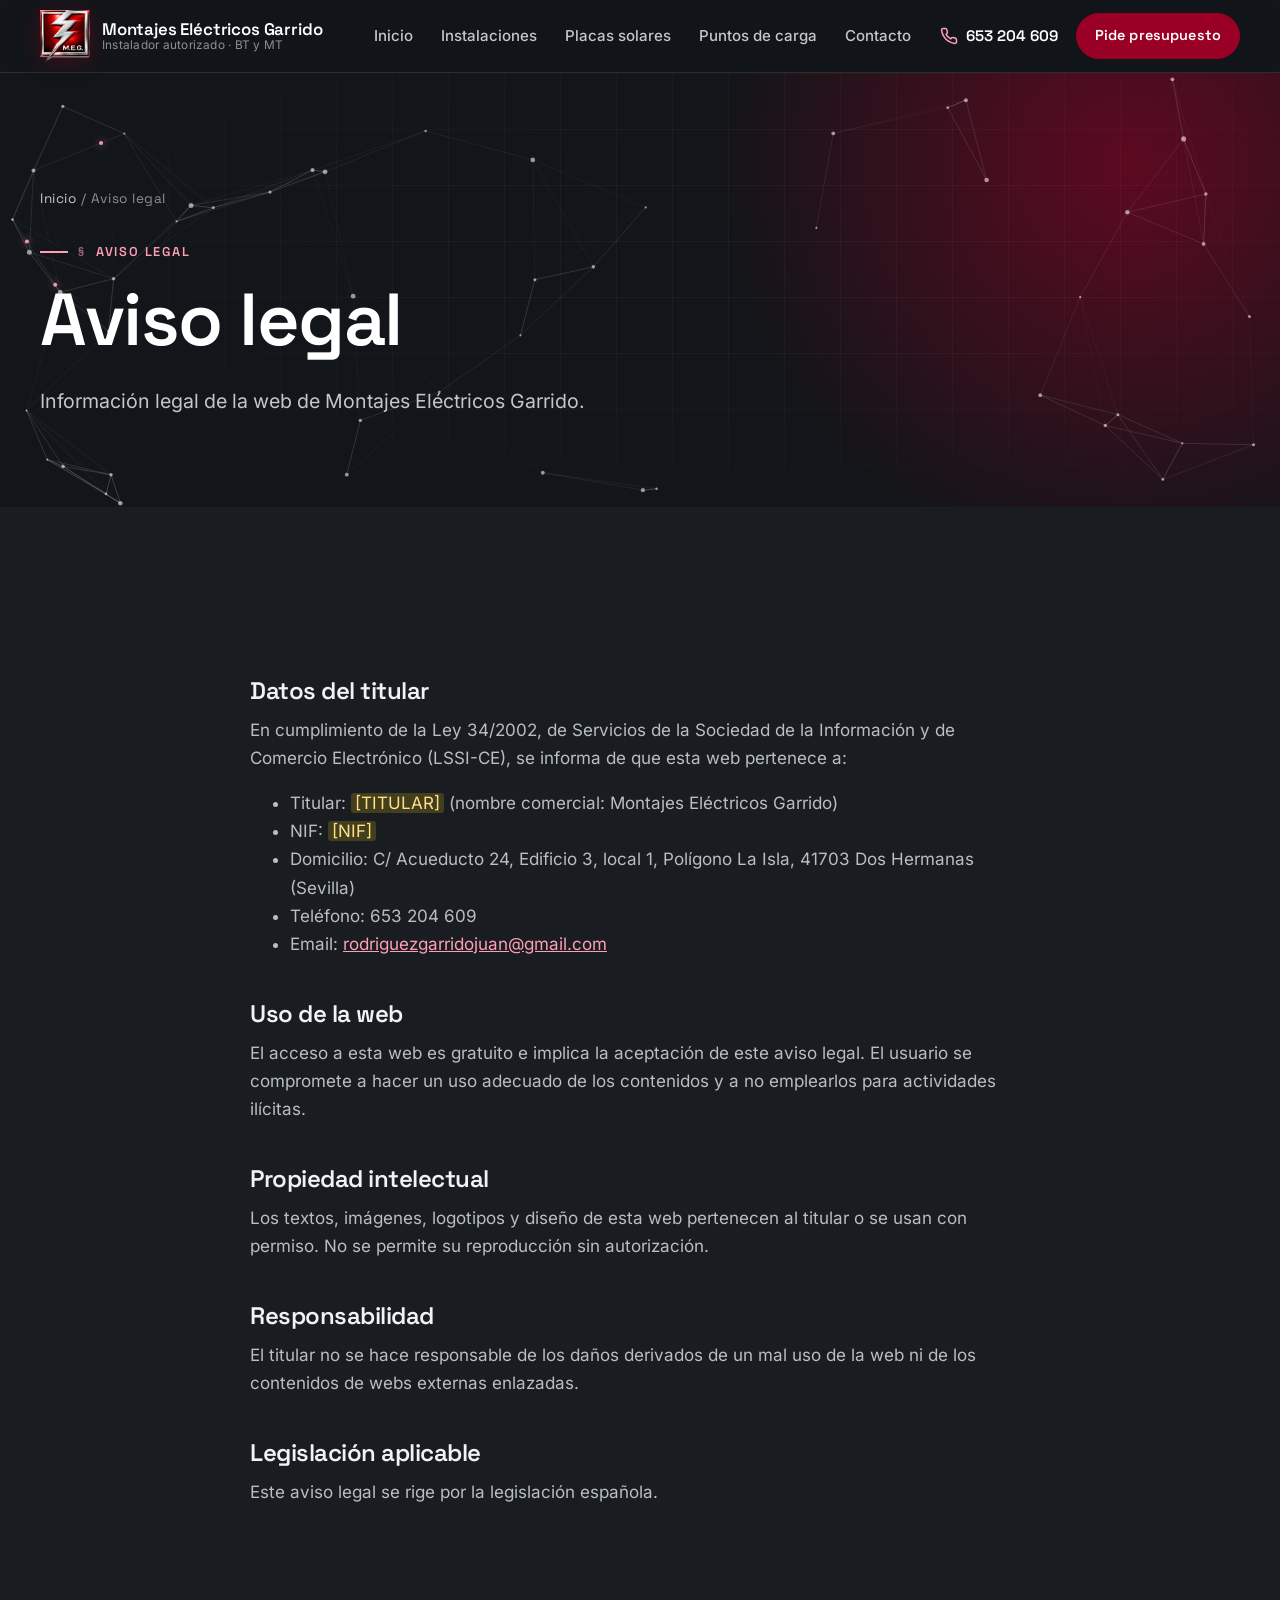
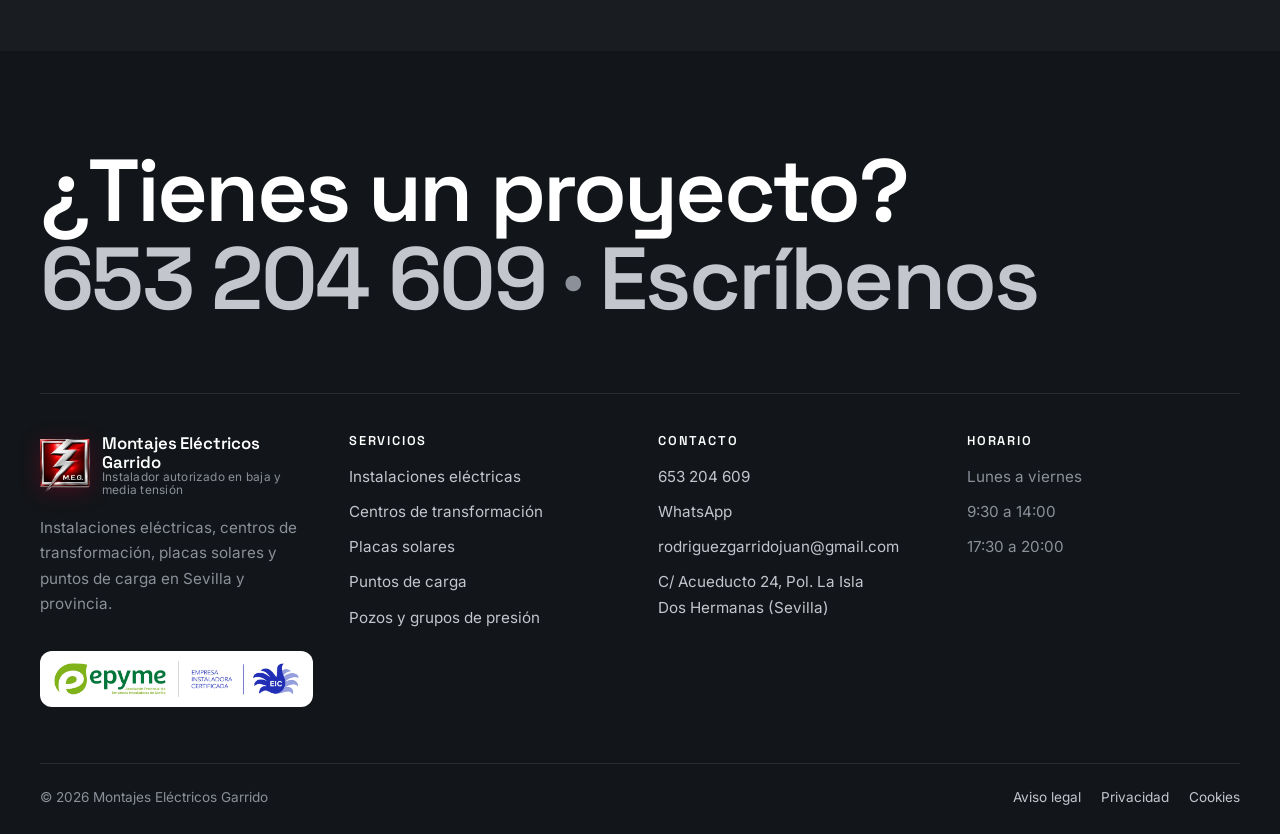
<file: aviso-legal.html>
<!DOCTYPE html>
<html lang="es">
<head>
  <meta charset="utf-8">
  <meta name="viewport" content="width=device-width, initial-scale=1">
  <title>Aviso legal | Montajes Eléctricos Garrido</title>
  <meta name="description" content="Aviso legal de la web de Montajes Eléctricos Garrido.">
  <meta name="robots" content="noindex, follow">
  <link rel="canonical" href="https://montajeselectricosgarrido.es/aviso-legal">
  <meta name="theme-color" content="#121519">
  <meta property="og:type" content="website">
  <meta property="og:locale" content="es_ES">
  <meta property="og:site_name" content="Montajes Eléctricos Garrido">
  <meta property="og:title" content="Aviso legal | Montajes Eléctricos Garrido">
  <meta property="og:description" content="Aviso legal de la web de Montajes Eléctricos Garrido.">
  <meta property="og:url" content="https://montajeselectricosgarrido.es/aviso-legal">
  <meta property="og:image" content="https://montajeselectricosgarrido.es/assets/img/logo-completo.jpg">
  <link rel="icon" href="assets/img/favicon-32.png" type="image/png" sizes="32x32">
  <link rel="apple-touch-icon" href="assets/img/apple-touch-icon.png">
  <link rel="preload" href="assets/fonts/space-grotesk.woff2" as="font" type="font/woff2" crossorigin>
  <link rel="preload" href="assets/fonts/inter.woff2" as="font" type="font/woff2" crossorigin>
  <link rel="stylesheet" href="assets/css/styles.css">
  <script type="application/ld+json">{"@context": "https://schema.org", "@type": "Electrician", "@id": "https://montajeselectricosgarrido.es/#empresa", "name": "Montajes Eléctricos Garrido", "alternateName": "MEG", "description": "Instalador eléctrico autorizado en baja y media tensión en Dos Hermanas y Sevilla: instalaciones eléctricas, centros de transformación, placas solares y puntos de carga para coche eléctrico.", "url": "https://montajeselectricosgarrido.es/", "logo": "https://montajeselectricosgarrido.es/assets/img/logo-meg-grande.png", "image": "https://montajeselectricosgarrido.es/assets/img/logo-completo.jpg", "telephone": "+34 653 204 609", "email": "rodriguezgarridojuan@gmail.com", "priceRange": "€€", "address": {"@type": "PostalAddress", "streetAddress": "C/ Acueducto 24, Edificio 3, local 1, Polígono La Isla", "addressLocality": "Dos Hermanas", "addressRegion": "Sevilla", "postalCode": "41703", "addressCountry": "ES"}, "hasMap": "https://maps.app.goo.gl/Z2TkRmnB4gh2JYVn8", "areaServed": ["Dos Hermanas", "Sevilla", "Alcalá de Guadaíra", "Montequinto", "Utrera", "Los Palacios y Villafranca", "Coria del Río", "Provincia de Sevilla"], "openingHoursSpecification": [{"@type": "OpeningHoursSpecification", "dayOfWeek": ["Monday", "Tuesday", "Wednesday", "Thursday", "Friday"], "opens": "09:30", "closes": "14:00"}, {"@type": "OpeningHoursSpecification", "dayOfWeek": ["Monday", "Tuesday", "Wednesday", "Thursday", "Friday"], "opens": "17:30", "closes": "20:00"}]}</script>
</head>
<body>
  <a class="saltar" href="#contenido">Saltar al contenido</a>

  <header class="cabecera">
    <div class="contenedor">
      <a class="marca" href="index.html" aria-label="Montajes Eléctricos Garrido, ir al inicio">
        <img class="marca__logo" src="assets/img/logo-meg.webp" alt="" width="50" height="53">
        <span class="marca__texto">
          <span class="marca__nombre">Montajes Eléctricos Garrido</span>
          <span class="marca__lema">Instalador autorizado · BT y MT</span>
        </span>
      </a>

      <button class="boton-menu" type="button" aria-expanded="false" aria-controls="menu" aria-label="Abrir menú"><svg viewBox="0 0 24 24" fill="none" stroke="currentColor" stroke-width="2" stroke-linecap="round" aria-hidden="true"><path d="M3 6h18M3 12h18M3 18h18"/></svg></button>

      <nav class="menu" id="menu" aria-label="Menú principal">
        <ul>
          <li><a href="index.html">Inicio</a></li>
          <li><a href="instalaciones-electricas.html">Instalaciones</a></li>
          <li><a href="placas-solares.html">Placas solares</a></li>
          <li><a href="puntos-de-carga.html">Puntos de carga</a></li>
          <li><a href="contacto.html">Contacto</a></li>
        </ul>
        <a class="menu__tel" href="tel:+34653204609"><svg viewBox="0 0 24 24" fill="none" stroke="currentColor" stroke-width="2" stroke-linecap="round" stroke-linejoin="round" aria-hidden="true"><path d="M22 16.9v3a2 2 0 0 1-2.2 2 19.8 19.8 0 0 1-8.6-3.1 19.5 19.5 0 0 1-6-6A19.8 19.8 0 0 1 2.1 4.2 2 2 0 0 1 4.1 2h3a2 2 0 0 1 2 1.7c.1.9.4 1.8.7 2.7a2 2 0 0 1-.5 2.1L8 9.8a16 16 0 0 0 6 6l1.3-1.3a2 2 0 0 1 2.1-.4c.9.3 1.8.6 2.7.7a2 2 0 0 1 1.7 2z"/></svg>653 204 609</a>
        <a class="boton" href="contacto.html#presupuesto">Pide presupuesto</a>
      </nav>
    </div>
  </header>

  <main id="contenido">
    <section class="cabecera-pagina">
      <div class="contenedor">
        <nav class="migas" aria-label="Ruta"><a href="index.html">Inicio</a> / <span>Aviso legal</span></nav>
        <span class="antetitulo"><b>§</b> Aviso legal</span>
        <h1>Aviso legal</h1>
        <p>Información legal de la web de Montajes Eléctricos Garrido.</p>
      </div>
    </section>
    <section class="seccion">
      <div class="contenedor legal">
        <!-- PENDIENTE: completar titular y NIF -->
        <h2>Datos del titular</h2>
        <p>En cumplimiento de la Ley 34/2002, de Servicios de la Sociedad de la Información y de Comercio Electrónico (LSSI-CE), se informa de que esta web pertenece a:</p>
        <ul>
          <li>Titular: <span class="pendiente">[TITULAR]</span> (nombre comercial: Montajes Eléctricos Garrido)</li>
          <li>NIF: <span class="pendiente">[NIF]</span></li>
          <li>Domicilio: C/ Acueducto 24, Edificio 3, local 1, Polígono La Isla, 41703 Dos Hermanas (Sevilla)</li>
          <li>Teléfono: 653 204 609</li>
          <li>Email: <a href="mailto:rodriguezgarridojuan@gmail.com">rodriguezgarridojuan@gmail.com</a></li>
        </ul>
        <h2>Uso de la web</h2>
        <p>El acceso a esta web es gratuito e implica la aceptación de este aviso legal. El usuario se compromete a hacer un uso adecuado de los contenidos y a no emplearlos para actividades ilícitas.</p>
        <h2>Propiedad intelectual</h2>
        <p>Los textos, imágenes, logotipos y diseño de esta web pertenecen al titular o se usan con permiso. No se permite su reproducción sin autorización.</p>
        <h2>Responsabilidad</h2>
        <p>El titular no se hace responsable de los daños derivados de un mal uso de la web ni de los contenidos de webs externas enlazadas.</p>
        <h2>Legislación aplicable</h2>
        <p>Este aviso legal se rige por la legislación española.</p>
      </div>
    </section>

  </main>

  <footer class="pie">
    <div class="contenedor">
      <p class="pie__grande">¿Tienes un proyecto?<br><a href="tel:+34653204609">653 204 609</a> <span>·</span> <a href="contacto.html#presupuesto">Escríbenos</a></p>
      <div class="pie__rejilla">
        <div>
          <a class="marca" href="index.html" aria-label="Montajes Eléctricos Garrido, ir al inicio">
            <img class="marca__logo" src="assets/img/logo-meg.webp" alt="" width="50" height="53" loading="lazy">
            <span class="marca__texto">
              <span class="marca__nombre">Montajes Eléctricos Garrido</span>
              <span class="marca__lema">Instalador autorizado en baja y media tensión</span>
            </span>
          </a>
          <p style="margin-top:18px">Instalaciones eléctricas, centros de transformación, placas solares y puntos de carga en Sevilla y provincia.</p>
          <div class="sello sello--pie"><img src="assets/img/sello-epyme.png" alt="Epyme, Asociación Provincial de Empresas Instaladoras de Sevilla" width="390" height="112" loading="lazy"><i></i><img src="assets/img/sello-eic.png" alt="Empresa Instaladora Certificada (EIC)" width="377" height="112" loading="lazy"></div>
        </div>
        <div>
          <h3>Servicios</h3>
          <ul>
            <li><a href="instalaciones-electricas.html">Instalaciones eléctricas</a></li>
            <li><a href="instalaciones-electricas.html#centros-de-transformacion">Centros de transformación</a></li>
            <li><a href="placas-solares.html">Placas solares</a></li>
            <li><a href="puntos-de-carga.html">Puntos de carga</a></li>
            <li><a href="instalaciones-electricas.html#pozos">Pozos y grupos de presión</a></li>
          </ul>
        </div>
        <div>
          <h3>Contacto</h3>
          <ul>
            <li><a href="tel:+34653204609">653 204 609</a></li>
            <li><a href="https://wa.me/34653204609?text=Hola%2C%20quer%C3%ADa%20pedir%20un%20presupuesto." target="_blank" rel="noopener">WhatsApp</a></li>
            <li><a href="mailto:rodriguezgarridojuan@gmail.com">rodriguezgarridojuan@gmail.com</a></li>
            <li><a href="https://maps.app.goo.gl/Z2TkRmnB4gh2JYVn8" target="_blank" rel="noopener">C/ Acueducto 24, Pol. La Isla<br>Dos Hermanas (Sevilla)</a></li>
          </ul>
        </div>
        <div>
          <h3>Horario</h3>
          <ul>
            <li>Lunes a viernes</li>
            <li>9:30 a 14:00</li>
            <li>17:30 a 20:00</li>
          </ul>
        </div>
      </div>
      <div class="pie__legal">
        <span>© <span data-anio>2026</span> Montajes Eléctricos Garrido</span>
        <ul>
          <li><a href="aviso-legal.html">Aviso legal</a></li>
          <li><a href="privacidad.html">Privacidad</a></li>
          <li><a href="cookies.html">Cookies</a></li>
        </ul>
      </div>
    </div>
  </footer>

  <nav class="acciones-movil" aria-label="Contacto rápido">
    <a class="llamar" href="tel:+34653204609"><svg viewBox="0 0 24 24" fill="none" stroke="currentColor" stroke-width="2" stroke-linecap="round" stroke-linejoin="round" aria-hidden="true"><path d="M22 16.9v3a2 2 0 0 1-2.2 2 19.8 19.8 0 0 1-8.6-3.1 19.5 19.5 0 0 1-6-6A19.8 19.8 0 0 1 2.1 4.2 2 2 0 0 1 4.1 2h3a2 2 0 0 1 2 1.7c.1.9.4 1.8.7 2.7a2 2 0 0 1-.5 2.1L8 9.8a16 16 0 0 0 6 6l1.3-1.3a2 2 0 0 1 2.1-.4c.9.3 1.8.6 2.7.7a2 2 0 0 1 1.7 2z"/></svg>Llamar</a>
    <a class="whatsapp" href="https://wa.me/34653204609?text=Hola%2C%20quer%C3%ADa%20pedir%20un%20presupuesto." target="_blank" rel="noopener"><svg viewBox="0 0 24 24" fill="currentColor" aria-hidden="true"><path d="M17.5 14.4c-.3-.1-1.7-.8-2-.9-.3-.1-.5-.1-.7.1-.2.3-.8.9-.9 1.1-.2.2-.3.2-.6.1-.3-.1-1.2-.5-2.3-1.4-.9-.8-1.4-1.7-1.6-2-.2-.3 0-.5.1-.6l.4-.5c.2-.2.2-.3.3-.5.1-.2 0-.4 0-.5l-.9-2.2c-.2-.6-.5-.5-.7-.5h-.6c-.2 0-.5.1-.8.4-.3.3-1 1-1 2.4s1 2.8 1.2 3c.1.2 2 3.1 4.9 4.3.7.3 1.2.5 1.7.6.7.2 1.3.2 1.8.1.6-.1 1.7-.7 1.9-1.4.2-.7.2-1.2.2-1.4-.1-.1-.3-.2-.6-.3zM12 21.8c-1.8 0-3.5-.5-5-1.4l-.4-.2-3.7 1 1-3.6-.2-.4A9.8 9.8 0 1 1 12 21.8zm8.4-18.2A11.8 11.8 0 0 0 1.7 17.9L0 24l6.3-1.6A11.8 11.8 0 0 0 23.8 12c0-3.2-1.2-6.1-3.4-8.4z"/></svg>WhatsApp</a>
    <a class="presupuesto" href="contacto.html#presupuesto"><svg viewBox="0 0 24 24" fill="none" stroke="currentColor" stroke-width="2" stroke-linecap="round" stroke-linejoin="round" aria-hidden="true"><path d="M14 2H6a2 2 0 0 0-2 2v16a2 2 0 0 0 2 2h12a2 2 0 0 0 2-2V8z"/><path d="M14 2v6h6M8 13h8M8 17h5"/></svg>Presupuesto</a>
  </nav>

  <script src="assets/js/main.js" defer></script>
  <script src="assets/js/efectos.js" defer></script>
</body>
</html>
</file>
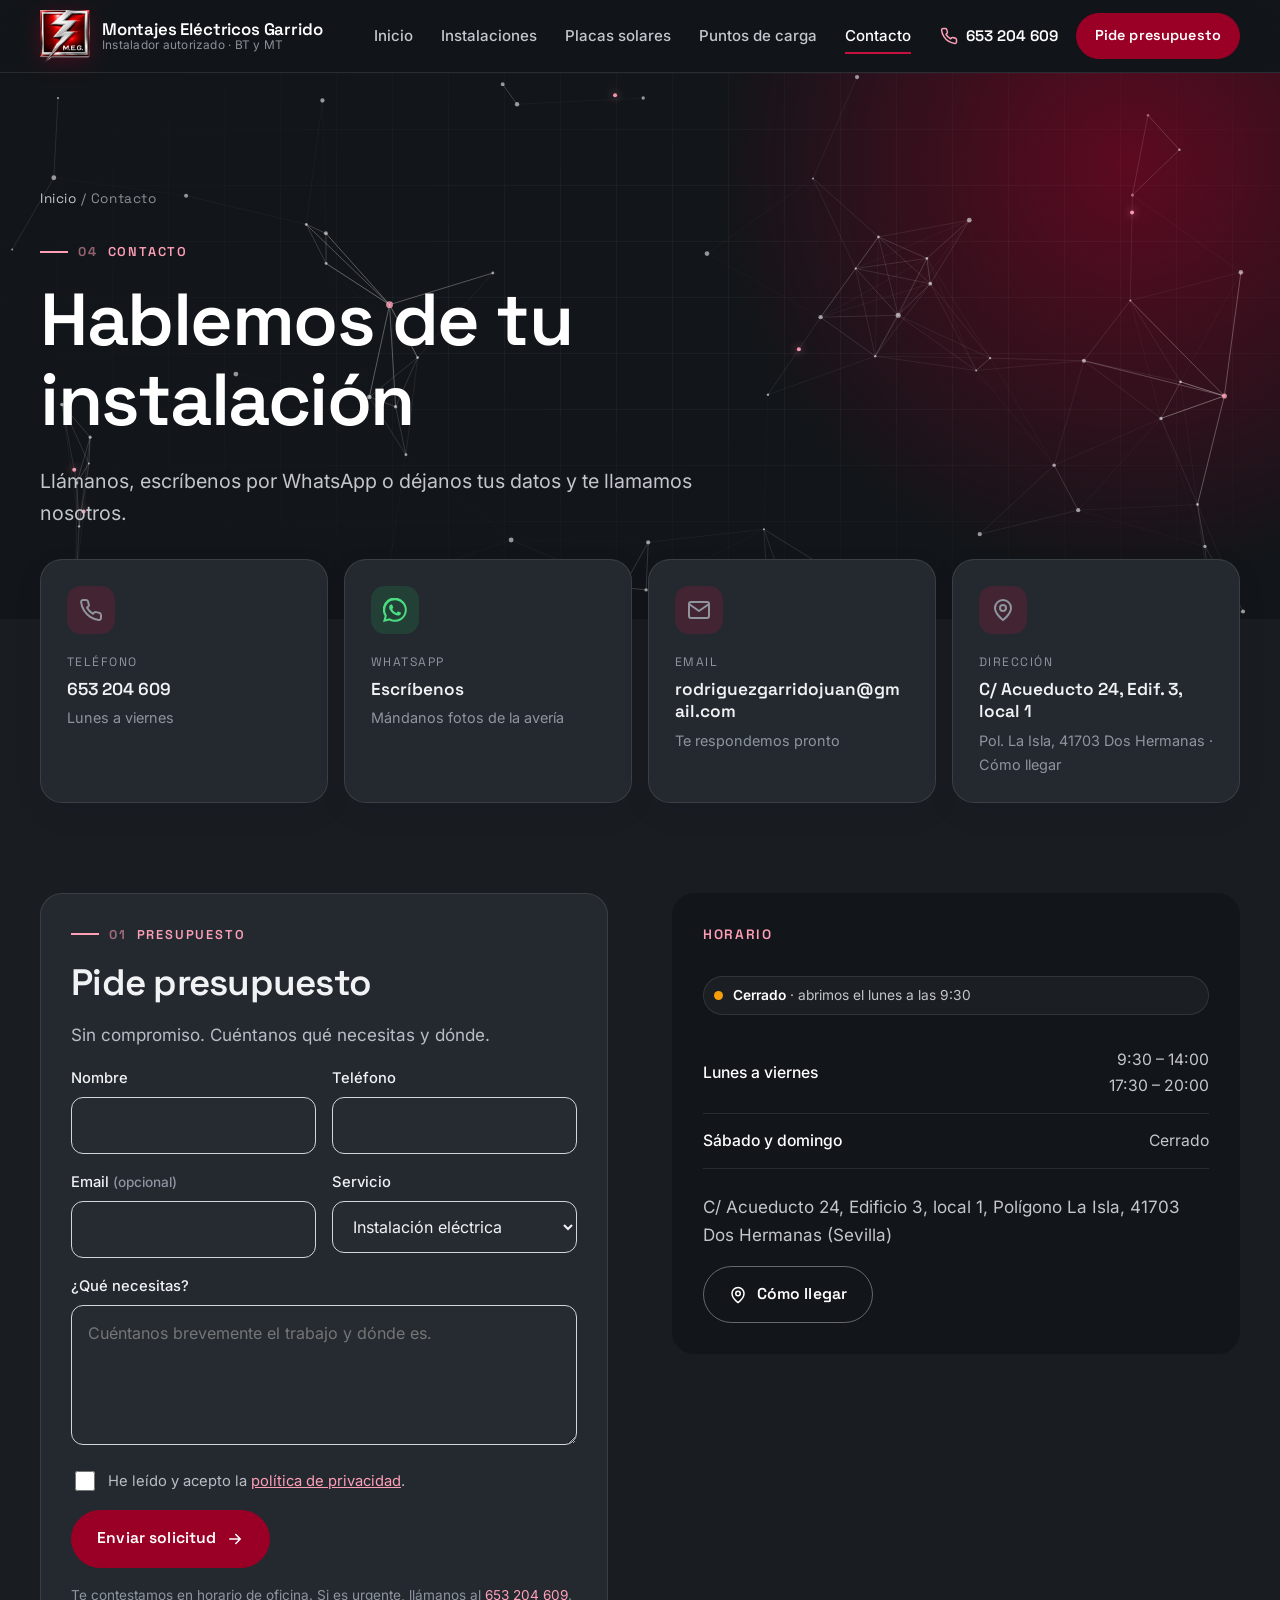
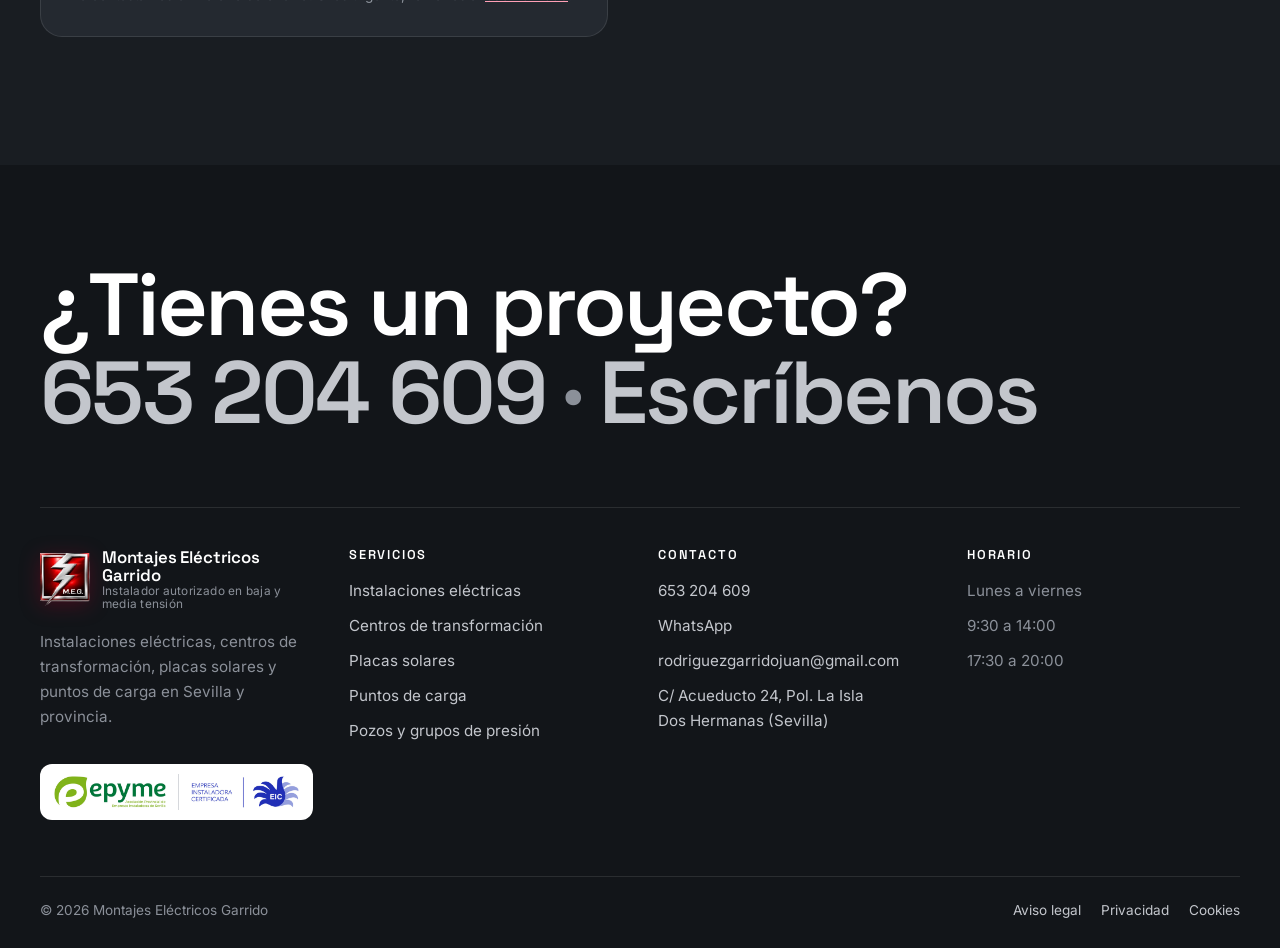
<file: contacto.html>
<!DOCTYPE html>
<html lang="es">
<head>
  <meta charset="utf-8">
  <meta name="viewport" content="width=device-width, initial-scale=1">
  <title>Contacto y presupuesto | Montajes Eléctricos Garrido, Dos Hermanas</title>
  <meta name="description" content="Pide presupuesto a Montajes Eléctricos Garrido: 653 204 609, WhatsApp o formulario. Polígono La Isla, Dos Hermanas (Sevilla). L-V de 9:30 a 14:00 y de 17:30 a 20:00.">
  <link rel="canonical" href="https://montajeselectricosgarrido.es/contacto">
  <meta name="theme-color" content="#121519">
  <meta property="og:type" content="website">
  <meta property="og:locale" content="es_ES">
  <meta property="og:site_name" content="Montajes Eléctricos Garrido">
  <meta property="og:title" content="Contacto y presupuesto | Montajes Eléctricos Garrido, Dos Hermanas">
  <meta property="og:description" content="Pide presupuesto a Montajes Eléctricos Garrido: 653 204 609, WhatsApp o formulario. Polígono La Isla, Dos Hermanas (Sevilla). L-V de 9:30 a 14:00 y de 17:30 a 20:00.">
  <meta property="og:url" content="https://montajeselectricosgarrido.es/contacto">
  <meta property="og:image" content="https://montajeselectricosgarrido.es/assets/img/logo-completo.jpg">
  <link rel="icon" href="assets/img/favicon-32.png" type="image/png" sizes="32x32">
  <link rel="apple-touch-icon" href="assets/img/apple-touch-icon.png">
  <link rel="preload" href="assets/fonts/space-grotesk.woff2" as="font" type="font/woff2" crossorigin>
  <link rel="preload" href="assets/fonts/inter.woff2" as="font" type="font/woff2" crossorigin>
  <link rel="stylesheet" href="assets/css/styles.css">
  <script type="application/ld+json">{"@context": "https://schema.org", "@type": "Electrician", "@id": "https://montajeselectricosgarrido.es/#empresa", "name": "Montajes Eléctricos Garrido", "alternateName": "MEG", "description": "Instalador eléctrico autorizado en baja y media tensión en Dos Hermanas y Sevilla: instalaciones eléctricas, centros de transformación, placas solares y puntos de carga para coche eléctrico.", "url": "https://montajeselectricosgarrido.es/", "logo": "https://montajeselectricosgarrido.es/assets/img/logo-meg-grande.png", "image": "https://montajeselectricosgarrido.es/assets/img/logo-completo.jpg", "telephone": "+34 653 204 609", "email": "rodriguezgarridojuan@gmail.com", "priceRange": "€€", "address": {"@type": "PostalAddress", "streetAddress": "C/ Acueducto 24, Edificio 3, local 1, Polígono La Isla", "addressLocality": "Dos Hermanas", "addressRegion": "Sevilla", "postalCode": "41703", "addressCountry": "ES"}, "hasMap": "https://maps.app.goo.gl/Z2TkRmnB4gh2JYVn8", "areaServed": ["Dos Hermanas", "Sevilla", "Alcalá de Guadaíra", "Montequinto", "Utrera", "Los Palacios y Villafranca", "Coria del Río", "Provincia de Sevilla"], "openingHoursSpecification": [{"@type": "OpeningHoursSpecification", "dayOfWeek": ["Monday", "Tuesday", "Wednesday", "Thursday", "Friday"], "opens": "09:30", "closes": "14:00"}, {"@type": "OpeningHoursSpecification", "dayOfWeek": ["Monday", "Tuesday", "Wednesday", "Thursday", "Friday"], "opens": "17:30", "closes": "20:00"}]}</script>
  <script type="application/ld+json">{"@context": "https://schema.org", "@type": "BreadcrumbList", "itemListElement": [{"@type": "ListItem", "position": 1, "name": "Inicio", "item": "https://montajeselectricosgarrido.es/"}, {"@type": "ListItem", "position": 2, "name": "Contacto", "item": "https://montajeselectricosgarrido.es/contacto"}]}</script>
</head>
<body>
  <a class="saltar" href="#contenido">Saltar al contenido</a>

  <header class="cabecera">
    <div class="contenedor">
      <a class="marca" href="index.html" aria-label="Montajes Eléctricos Garrido, ir al inicio">
        <img class="marca__logo" src="assets/img/logo-meg.webp" alt="" width="50" height="53">
        <span class="marca__texto">
          <span class="marca__nombre">Montajes Eléctricos Garrido</span>
          <span class="marca__lema">Instalador autorizado · BT y MT</span>
        </span>
      </a>

      <button class="boton-menu" type="button" aria-expanded="false" aria-controls="menu" aria-label="Abrir menú"><svg viewBox="0 0 24 24" fill="none" stroke="currentColor" stroke-width="2" stroke-linecap="round" aria-hidden="true"><path d="M3 6h18M3 12h18M3 18h18"/></svg></button>

      <nav class="menu" id="menu" aria-label="Menú principal">
        <ul>
          <li><a href="index.html">Inicio</a></li>
          <li><a href="instalaciones-electricas.html">Instalaciones</a></li>
          <li><a href="placas-solares.html">Placas solares</a></li>
          <li><a href="puntos-de-carga.html">Puntos de carga</a></li>
          <li><a href="contacto.html" aria-current="page">Contacto</a></li>
        </ul>
        <a class="menu__tel" href="tel:+34653204609"><svg viewBox="0 0 24 24" fill="none" stroke="currentColor" stroke-width="2" stroke-linecap="round" stroke-linejoin="round" aria-hidden="true"><path d="M22 16.9v3a2 2 0 0 1-2.2 2 19.8 19.8 0 0 1-8.6-3.1 19.5 19.5 0 0 1-6-6A19.8 19.8 0 0 1 2.1 4.2 2 2 0 0 1 4.1 2h3a2 2 0 0 1 2 1.7c.1.9.4 1.8.7 2.7a2 2 0 0 1-.5 2.1L8 9.8a16 16 0 0 0 6 6l1.3-1.3a2 2 0 0 1 2.1-.4c.9.3 1.8.6 2.7.7a2 2 0 0 1 1.7 2z"/></svg>653 204 609</a>
        <a class="boton" href="contacto.html#presupuesto">Pide presupuesto</a>
      </nav>
    </div>
  </header>

  <main id="contenido">
    <section class="cabecera-pagina">
      <div class="contenedor">
        <nav class="migas" aria-label="Ruta"><a href="index.html">Inicio</a> / <span>Contacto</span></nav>
        <span class="antetitulo"><b>04</b> Contacto</span>
        <h1>Hablemos de tu instalación</h1>
        <p>Llámanos, escríbenos por WhatsApp o déjanos tus datos y te llamamos nosotros.</p>
      </div>
    </section>

    <section class="seccion" style="padding-top:0">
      <div class="contenedor">
        <div class="canales">
          <a class="canal" href="tel:+34653204609"><span class="canal__icono"><svg viewBox="0 0 24 24" fill="none" stroke="currentColor" stroke-width="2" stroke-linecap="round" stroke-linejoin="round" aria-hidden="true"><path d="M22 16.9v3a2 2 0 0 1-2.2 2 19.8 19.8 0 0 1-8.6-3.1 19.5 19.5 0 0 1-6-6A19.8 19.8 0 0 1 2.1 4.2 2 2 0 0 1 4.1 2h3a2 2 0 0 1 2 1.7c.1.9.4 1.8.7 2.7a2 2 0 0 1-.5 2.1L8 9.8a16 16 0 0 0 6 6l1.3-1.3a2 2 0 0 1 2.1-.4c.9.3 1.8.6 2.7.7a2 2 0 0 1 1.7 2z"/></svg></span><small>Teléfono</small><strong>653 204 609</strong><span>Lunes a viernes</span></a>
          <a class="canal canal--wa" href="https://wa.me/34653204609?text=Hola%2C%20quer%C3%ADa%20pedir%20un%20presupuesto." target="_blank" rel="noopener"><span class="canal__icono"><svg viewBox="0 0 24 24" fill="currentColor" aria-hidden="true"><path d="M17.5 14.4c-.3-.1-1.7-.8-2-.9-.3-.1-.5-.1-.7.1-.2.3-.8.9-.9 1.1-.2.2-.3.2-.6.1-.3-.1-1.2-.5-2.3-1.4-.9-.8-1.4-1.7-1.6-2-.2-.3 0-.5.1-.6l.4-.5c.2-.2.2-.3.3-.5.1-.2 0-.4 0-.5l-.9-2.2c-.2-.6-.5-.5-.7-.5h-.6c-.2 0-.5.1-.8.4-.3.3-1 1-1 2.4s1 2.8 1.2 3c.1.2 2 3.1 4.9 4.3.7.3 1.2.5 1.7.6.7.2 1.3.2 1.8.1.6-.1 1.7-.7 1.9-1.4.2-.7.2-1.2.2-1.4-.1-.1-.3-.2-.6-.3zM12 21.8c-1.8 0-3.5-.5-5-1.4l-.4-.2-3.7 1 1-3.6-.2-.4A9.8 9.8 0 1 1 12 21.8zm8.4-18.2A11.8 11.8 0 0 0 1.7 17.9L0 24l6.3-1.6A11.8 11.8 0 0 0 23.8 12c0-3.2-1.2-6.1-3.4-8.4z"/></svg></span><small>WhatsApp</small><strong>Escríbenos</strong><span>Mándanos fotos de la avería</span></a>
          <a class="canal" href="mailto:rodriguezgarridojuan@gmail.com"><span class="canal__icono"><svg viewBox="0 0 24 24" fill="none" stroke="currentColor" stroke-width="2" stroke-linecap="round" stroke-linejoin="round" aria-hidden="true"><rect x="2" y="4" width="20" height="16" rx="2"/><path d="m22 6-10 7L2 6"/></svg></span><small>Email</small><strong>rodriguezgarridojuan@gmail.com</strong><span>Te respondemos pronto</span></a>
          <a class="canal" href="https://maps.app.goo.gl/Z2TkRmnB4gh2JYVn8" target="_blank" rel="noopener"><span class="canal__icono"><svg viewBox="0 0 24 24" fill="none" stroke="currentColor" stroke-width="2" stroke-linecap="round" stroke-linejoin="round" aria-hidden="true"><path d="M20 10c0 6-8 12-8 12S4 16 4 10a8 8 0 0 1 16 0z"/><circle cx="12" cy="10" r="3"/></svg></span><small>Dirección</small><strong>C/ Acueducto 24, Edif. 3, local 1</strong><span>Pol. La Isla, 41703 Dos Hermanas · Cómo llegar</span></a>
        </div>

        <div class="rejilla rejilla--2" style="margin-top:clamp(48px,7vw,90px)">
          <div class="tarjeta" id="presupuesto">
            <span class="antetitulo"><b>01</b> Presupuesto</span>
            <h2 style="font-size:clamp(1.7rem,3vw,2.3rem)">Pide presupuesto</h2>
            <p>Sin compromiso. Cuéntanos qué necesitas y dónde.</p>
            <form class="formulario" action="https://api.web3forms.com/submit" method="POST" data-presupuesto>
            <!-- Clave de Web3Forms: ver README.md -->
            <input type="hidden" name="access_key" value="PON-AQUI-TU-CLAVE-DE-WEB3FORMS">
            <input type="hidden" name="subject" value="Nueva solicitud de presupuesto desde la web">
            <input type="hidden" name="from_name" value="Web Montajes Eléctricos Garrido">
            <input type="checkbox" name="botcheck" class="oculto" tabindex="-1" autocomplete="off" aria-hidden="true">
            <div class="fila">
              <div class="campo"><label for="nombre">Nombre</label><input id="nombre" name="nombre" type="text" autocomplete="name" required></div>
              <div class="campo"><label for="telefono">Teléfono</label><input id="telefono" name="telefono" type="tel" autocomplete="tel" inputmode="tel" required></div>
            </div>
            <div class="fila">
              <div class="campo"><label for="email">Email <span class="nota">(opcional)</span></label><input id="email" name="email" type="email" autocomplete="email"></div>
              <div class="campo">
                <label for="servicio">Servicio</label>
                <select id="servicio" name="servicio">
                <option>Instalación eléctrica</option>
                <option>Centro de transformación</option>
                <option>Placas solares</option>
                <option>Punto de carga</option>
                <option>Pozo o grupo de presión</option>
                <option>Certificado eléctrico</option>
                <option>Otro</option>
                </select>
              </div>
            </div>
            <div class="campo">
              <label for="mensaje">¿Qué necesitas?</label>
              <textarea id="mensaje" name="mensaje" required placeholder="Cuéntanos brevemente el trabajo y dónde es."></textarea>
            </div>
            <div class="campo campo--check">
              <input id="privacidad" name="privacidad" type="checkbox" value="Aceptada" required>
              <label for="privacidad">He leído y acepto la <a href="privacidad.html">política de privacidad</a>.</label>
            </div>
            <div><button class="boton" type="submit">Enviar solicitud <svg class="flecha" viewBox="0 0 24 24" fill="none" stroke="currentColor" stroke-width="2" stroke-linecap="round" stroke-linejoin="round" aria-hidden="true"><path d="M5 12h14M13 6l6 6-6 6"/></svg></button></div>
            <p class="aviso-form" role="status" aria-live="polite"></p>
            <p class="nota">Te contestamos en horario de oficina. Si es urgente, llámanos al <a href="tel:+34653204609">653 204 609</a>.</p>
          </form>
          </div>
          <div class="tarjeta tarjeta--oscura">
            <span class="tarjeta__num">HORARIO</span>
            <p class="estado" data-estado><span class="estado__luz" aria-hidden="true"></span><span class="estado__texto">L-V · 9:30-14:00 y 17:30-20:00</span></p>
            <table class="horario">
              <tr><th scope="row">Lunes a viernes</th><td>9:30 – 14:00<br>17:30 – 20:00</td></tr>
              <tr><th scope="row">Sábado y domingo</th><td>Cerrado</td></tr>
            </table>
            <p style="margin-top:24px">C/ Acueducto 24, Edificio 3, local 1, Polígono La Isla, 41703 Dos Hermanas (Sevilla)</p>
            <div><a class="boton boton--claro" href="https://maps.app.goo.gl/Z2TkRmnB4gh2JYVn8" target="_blank" rel="noopener"><svg viewBox="0 0 24 24" fill="none" stroke="currentColor" stroke-width="2" stroke-linecap="round" stroke-linejoin="round" aria-hidden="true"><path d="M20 10c0 6-8 12-8 12S4 16 4 10a8 8 0 0 1 16 0z"/><circle cx="12" cy="10" r="3"/></svg>Cómo llegar</a></div>
          </div>
        </div>
      </div>
    </section>

  </main>

  <footer class="pie">
    <div class="contenedor">
      <p class="pie__grande">¿Tienes un proyecto?<br><a href="tel:+34653204609">653 204 609</a> <span>·</span> <a href="contacto.html#presupuesto">Escríbenos</a></p>
      <div class="pie__rejilla">
        <div>
          <a class="marca" href="index.html" aria-label="Montajes Eléctricos Garrido, ir al inicio">
            <img class="marca__logo" src="assets/img/logo-meg.webp" alt="" width="50" height="53" loading="lazy">
            <span class="marca__texto">
              <span class="marca__nombre">Montajes Eléctricos Garrido</span>
              <span class="marca__lema">Instalador autorizado en baja y media tensión</span>
            </span>
          </a>
          <p style="margin-top:18px">Instalaciones eléctricas, centros de transformación, placas solares y puntos de carga en Sevilla y provincia.</p>
          <div class="sello sello--pie"><img src="assets/img/sello-epyme.png" alt="Epyme, Asociación Provincial de Empresas Instaladoras de Sevilla" width="390" height="112" loading="lazy"><i></i><img src="assets/img/sello-eic.png" alt="Empresa Instaladora Certificada (EIC)" width="377" height="112" loading="lazy"></div>
        </div>
        <div>
          <h3>Servicios</h3>
          <ul>
            <li><a href="instalaciones-electricas.html">Instalaciones eléctricas</a></li>
            <li><a href="instalaciones-electricas.html#centros-de-transformacion">Centros de transformación</a></li>
            <li><a href="placas-solares.html">Placas solares</a></li>
            <li><a href="puntos-de-carga.html">Puntos de carga</a></li>
            <li><a href="instalaciones-electricas.html#pozos">Pozos y grupos de presión</a></li>
          </ul>
        </div>
        <div>
          <h3>Contacto</h3>
          <ul>
            <li><a href="tel:+34653204609">653 204 609</a></li>
            <li><a href="https://wa.me/34653204609?text=Hola%2C%20quer%C3%ADa%20pedir%20un%20presupuesto." target="_blank" rel="noopener">WhatsApp</a></li>
            <li><a href="mailto:rodriguezgarridojuan@gmail.com">rodriguezgarridojuan@gmail.com</a></li>
            <li><a href="https://maps.app.goo.gl/Z2TkRmnB4gh2JYVn8" target="_blank" rel="noopener">C/ Acueducto 24, Pol. La Isla<br>Dos Hermanas (Sevilla)</a></li>
          </ul>
        </div>
        <div>
          <h3>Horario</h3>
          <ul>
            <li>Lunes a viernes</li>
            <li>9:30 a 14:00</li>
            <li>17:30 a 20:00</li>
          </ul>
        </div>
      </div>
      <div class="pie__legal">
        <span>© <span data-anio>2026</span> Montajes Eléctricos Garrido</span>
        <ul>
          <li><a href="aviso-legal.html">Aviso legal</a></li>
          <li><a href="privacidad.html">Privacidad</a></li>
          <li><a href="cookies.html">Cookies</a></li>
        </ul>
      </div>
    </div>
  </footer>

  <nav class="acciones-movil" aria-label="Contacto rápido">
    <a class="llamar" href="tel:+34653204609"><svg viewBox="0 0 24 24" fill="none" stroke="currentColor" stroke-width="2" stroke-linecap="round" stroke-linejoin="round" aria-hidden="true"><path d="M22 16.9v3a2 2 0 0 1-2.2 2 19.8 19.8 0 0 1-8.6-3.1 19.5 19.5 0 0 1-6-6A19.8 19.8 0 0 1 2.1 4.2 2 2 0 0 1 4.1 2h3a2 2 0 0 1 2 1.7c.1.9.4 1.8.7 2.7a2 2 0 0 1-.5 2.1L8 9.8a16 16 0 0 0 6 6l1.3-1.3a2 2 0 0 1 2.1-.4c.9.3 1.8.6 2.7.7a2 2 0 0 1 1.7 2z"/></svg>Llamar</a>
    <a class="whatsapp" href="https://wa.me/34653204609?text=Hola%2C%20quer%C3%ADa%20pedir%20un%20presupuesto." target="_blank" rel="noopener"><svg viewBox="0 0 24 24" fill="currentColor" aria-hidden="true"><path d="M17.5 14.4c-.3-.1-1.7-.8-2-.9-.3-.1-.5-.1-.7.1-.2.3-.8.9-.9 1.1-.2.2-.3.2-.6.1-.3-.1-1.2-.5-2.3-1.4-.9-.8-1.4-1.7-1.6-2-.2-.3 0-.5.1-.6l.4-.5c.2-.2.2-.3.3-.5.1-.2 0-.4 0-.5l-.9-2.2c-.2-.6-.5-.5-.7-.5h-.6c-.2 0-.5.1-.8.4-.3.3-1 1-1 2.4s1 2.8 1.2 3c.1.2 2 3.1 4.9 4.3.7.3 1.2.5 1.7.6.7.2 1.3.2 1.8.1.6-.1 1.7-.7 1.9-1.4.2-.7.2-1.2.2-1.4-.1-.1-.3-.2-.6-.3zM12 21.8c-1.8 0-3.5-.5-5-1.4l-.4-.2-3.7 1 1-3.6-.2-.4A9.8 9.8 0 1 1 12 21.8zm8.4-18.2A11.8 11.8 0 0 0 1.7 17.9L0 24l6.3-1.6A11.8 11.8 0 0 0 23.8 12c0-3.2-1.2-6.1-3.4-8.4z"/></svg>WhatsApp</a>
    <a class="presupuesto" href="contacto.html#presupuesto"><svg viewBox="0 0 24 24" fill="none" stroke="currentColor" stroke-width="2" stroke-linecap="round" stroke-linejoin="round" aria-hidden="true"><path d="M14 2H6a2 2 0 0 0-2 2v16a2 2 0 0 0 2 2h12a2 2 0 0 0 2-2V8z"/><path d="M14 2v6h6M8 13h8M8 17h5"/></svg>Presupuesto</a>
  </nav>

  <script src="assets/js/main.js" defer></script>
  <script src="assets/js/efectos.js" defer></script>
</body>
</html>
</file>
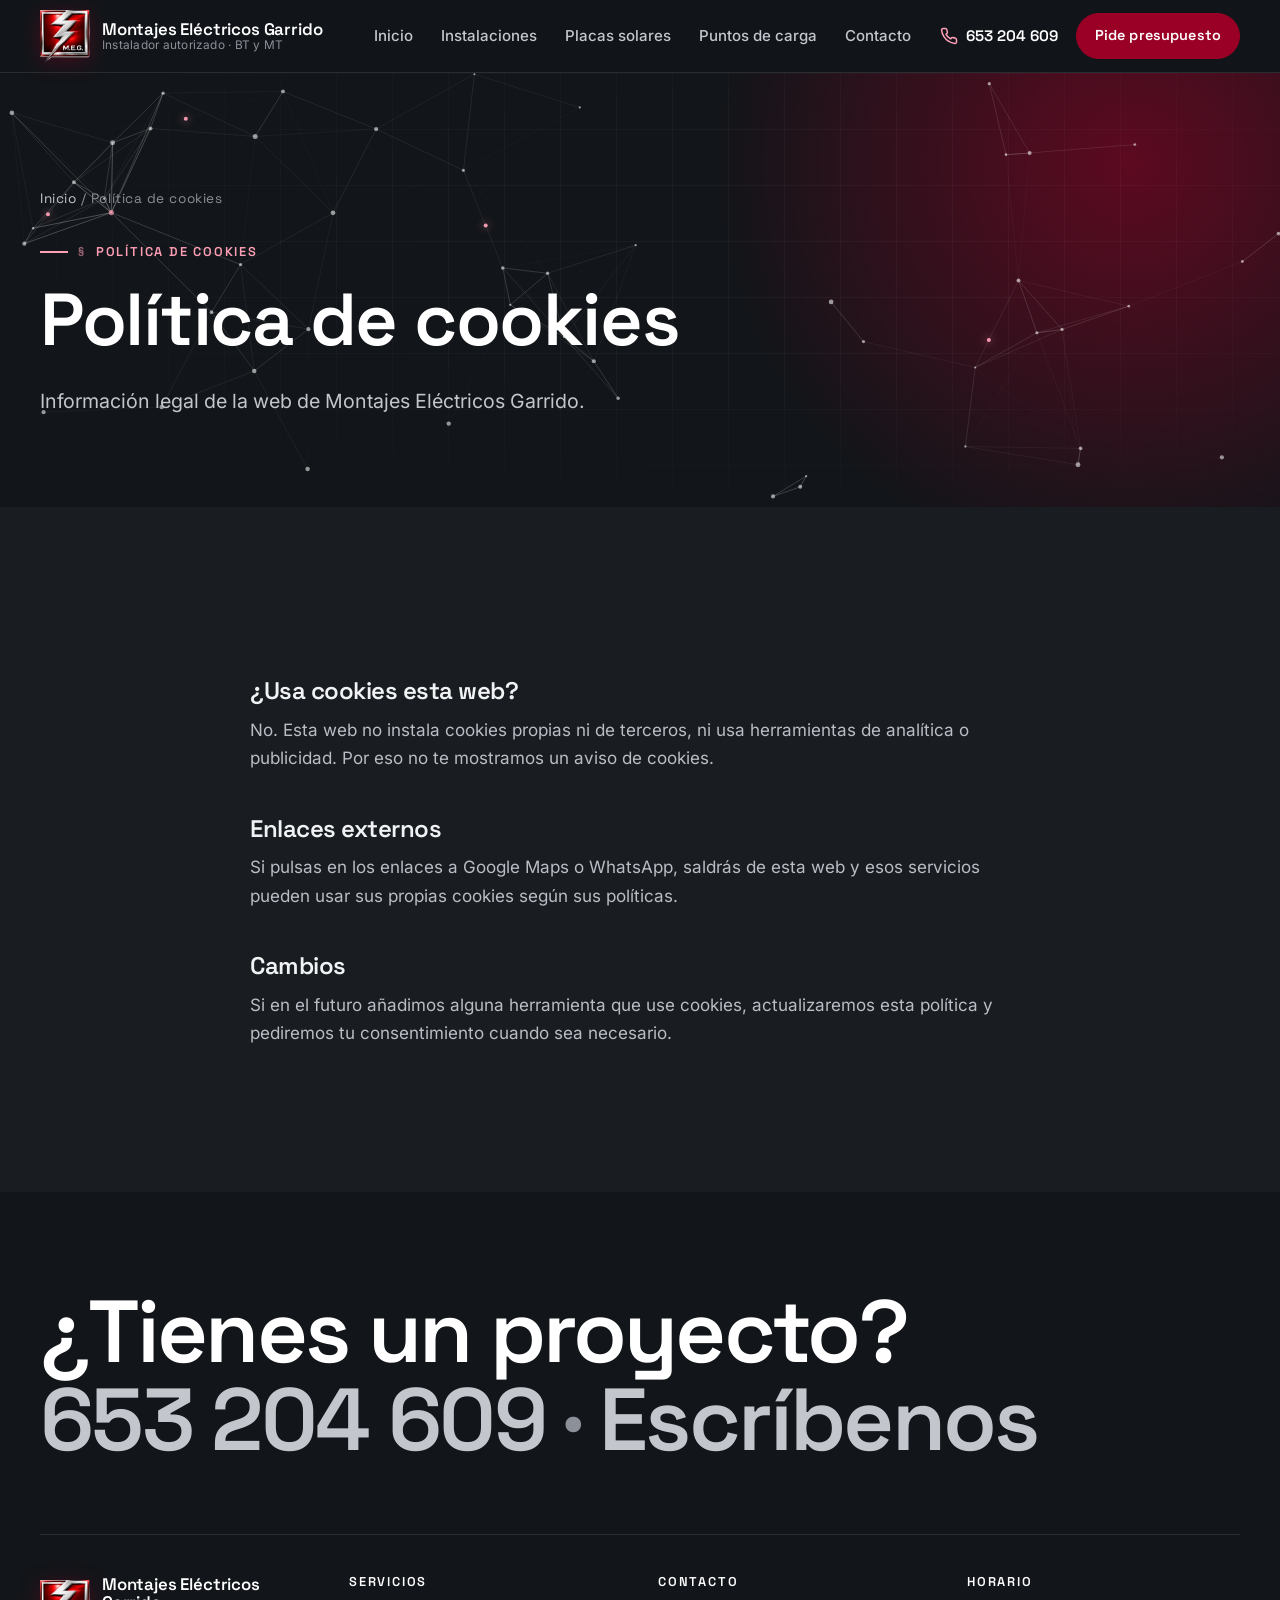
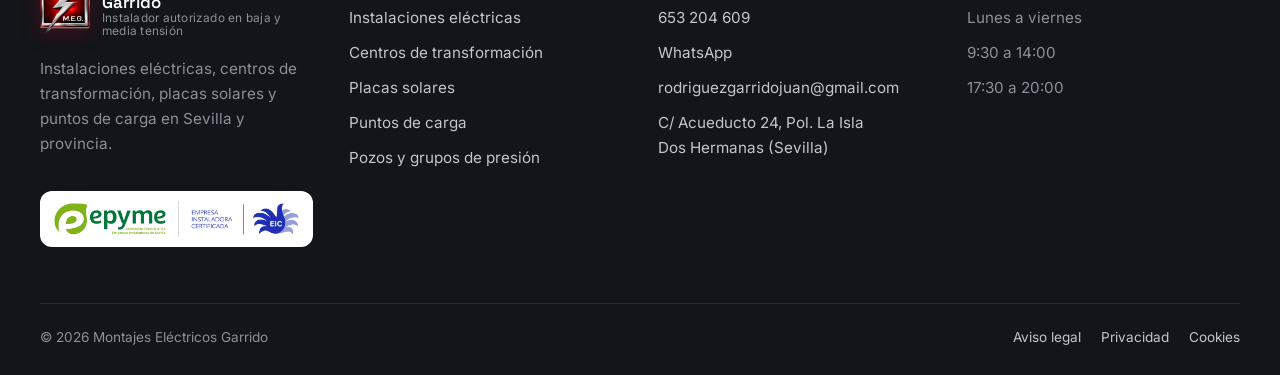
<file: cookies.html>
<!DOCTYPE html>
<html lang="es">
<head>
  <meta charset="utf-8">
  <meta name="viewport" content="width=device-width, initial-scale=1">
  <title>Política de cookies | Montajes Eléctricos Garrido</title>
  <meta name="description" content="Política de cookies de la web de Montajes Eléctricos Garrido.">
  <meta name="robots" content="noindex, follow">
  <link rel="canonical" href="https://montajeselectricosgarrido.es/cookies">
  <meta name="theme-color" content="#121519">
  <meta property="og:type" content="website">
  <meta property="og:locale" content="es_ES">
  <meta property="og:site_name" content="Montajes Eléctricos Garrido">
  <meta property="og:title" content="Política de cookies | Montajes Eléctricos Garrido">
  <meta property="og:description" content="Política de cookies de la web de Montajes Eléctricos Garrido.">
  <meta property="og:url" content="https://montajeselectricosgarrido.es/cookies">
  <meta property="og:image" content="https://montajeselectricosgarrido.es/assets/img/logo-completo.jpg">
  <link rel="icon" href="assets/img/favicon-32.png" type="image/png" sizes="32x32">
  <link rel="apple-touch-icon" href="assets/img/apple-touch-icon.png">
  <link rel="preload" href="assets/fonts/space-grotesk.woff2" as="font" type="font/woff2" crossorigin>
  <link rel="preload" href="assets/fonts/inter.woff2" as="font" type="font/woff2" crossorigin>
  <link rel="stylesheet" href="assets/css/styles.css">
  <script type="application/ld+json">{"@context": "https://schema.org", "@type": "Electrician", "@id": "https://montajeselectricosgarrido.es/#empresa", "name": "Montajes Eléctricos Garrido", "alternateName": "MEG", "description": "Instalador eléctrico autorizado en baja y media tensión en Dos Hermanas y Sevilla: instalaciones eléctricas, centros de transformación, placas solares y puntos de carga para coche eléctrico.", "url": "https://montajeselectricosgarrido.es/", "logo": "https://montajeselectricosgarrido.es/assets/img/logo-meg-grande.png", "image": "https://montajeselectricosgarrido.es/assets/img/logo-completo.jpg", "telephone": "+34 653 204 609", "email": "rodriguezgarridojuan@gmail.com", "priceRange": "€€", "address": {"@type": "PostalAddress", "streetAddress": "C/ Acueducto 24, Edificio 3, local 1, Polígono La Isla", "addressLocality": "Dos Hermanas", "addressRegion": "Sevilla", "postalCode": "41703", "addressCountry": "ES"}, "hasMap": "https://maps.app.goo.gl/Z2TkRmnB4gh2JYVn8", "areaServed": ["Dos Hermanas", "Sevilla", "Alcalá de Guadaíra", "Montequinto", "Utrera", "Los Palacios y Villafranca", "Coria del Río", "Provincia de Sevilla"], "openingHoursSpecification": [{"@type": "OpeningHoursSpecification", "dayOfWeek": ["Monday", "Tuesday", "Wednesday", "Thursday", "Friday"], "opens": "09:30", "closes": "14:00"}, {"@type": "OpeningHoursSpecification", "dayOfWeek": ["Monday", "Tuesday", "Wednesday", "Thursday", "Friday"], "opens": "17:30", "closes": "20:00"}]}</script>
</head>
<body>
  <a class="saltar" href="#contenido">Saltar al contenido</a>

  <header class="cabecera">
    <div class="contenedor">
      <a class="marca" href="index.html" aria-label="Montajes Eléctricos Garrido, ir al inicio">
        <img class="marca__logo" src="assets/img/logo-meg.webp" alt="" width="50" height="53">
        <span class="marca__texto">
          <span class="marca__nombre">Montajes Eléctricos Garrido</span>
          <span class="marca__lema">Instalador autorizado · BT y MT</span>
        </span>
      </a>

      <button class="boton-menu" type="button" aria-expanded="false" aria-controls="menu" aria-label="Abrir menú"><svg viewBox="0 0 24 24" fill="none" stroke="currentColor" stroke-width="2" stroke-linecap="round" aria-hidden="true"><path d="M3 6h18M3 12h18M3 18h18"/></svg></button>

      <nav class="menu" id="menu" aria-label="Menú principal">
        <ul>
          <li><a href="index.html">Inicio</a></li>
          <li><a href="instalaciones-electricas.html">Instalaciones</a></li>
          <li><a href="placas-solares.html">Placas solares</a></li>
          <li><a href="puntos-de-carga.html">Puntos de carga</a></li>
          <li><a href="contacto.html">Contacto</a></li>
        </ul>
        <a class="menu__tel" href="tel:+34653204609"><svg viewBox="0 0 24 24" fill="none" stroke="currentColor" stroke-width="2" stroke-linecap="round" stroke-linejoin="round" aria-hidden="true"><path d="M22 16.9v3a2 2 0 0 1-2.2 2 19.8 19.8 0 0 1-8.6-3.1 19.5 19.5 0 0 1-6-6A19.8 19.8 0 0 1 2.1 4.2 2 2 0 0 1 4.1 2h3a2 2 0 0 1 2 1.7c.1.9.4 1.8.7 2.7a2 2 0 0 1-.5 2.1L8 9.8a16 16 0 0 0 6 6l1.3-1.3a2 2 0 0 1 2.1-.4c.9.3 1.8.6 2.7.7a2 2 0 0 1 1.7 2z"/></svg>653 204 609</a>
        <a class="boton" href="contacto.html#presupuesto">Pide presupuesto</a>
      </nav>
    </div>
  </header>

  <main id="contenido">
    <section class="cabecera-pagina">
      <div class="contenedor">
        <nav class="migas" aria-label="Ruta"><a href="index.html">Inicio</a> / <span>Política de cookies</span></nav>
        <span class="antetitulo"><b>§</b> Política de cookies</span>
        <h1>Política de cookies</h1>
        <p>Información legal de la web de Montajes Eléctricos Garrido.</p>
      </div>
    </section>
    <section class="seccion">
      <div class="contenedor legal">
        <h2>¿Usa cookies esta web?</h2>
        <p>No. Esta web no instala cookies propias ni de terceros, ni usa herramientas de analítica o publicidad. Por eso no te mostramos un aviso de cookies.</p>
        <h2>Enlaces externos</h2>
        <p>Si pulsas en los enlaces a Google Maps o WhatsApp, saldrás de esta web y esos servicios pueden usar sus propias cookies según sus políticas.</p>
        <h2>Cambios</h2>
        <p>Si en el futuro añadimos alguna herramienta que use cookies, actualizaremos esta política y pediremos tu consentimiento cuando sea necesario.</p>
      </div>
    </section>

  </main>

  <footer class="pie">
    <div class="contenedor">
      <p class="pie__grande">¿Tienes un proyecto?<br><a href="tel:+34653204609">653 204 609</a> <span>·</span> <a href="contacto.html#presupuesto">Escríbenos</a></p>
      <div class="pie__rejilla">
        <div>
          <a class="marca" href="index.html" aria-label="Montajes Eléctricos Garrido, ir al inicio">
            <img class="marca__logo" src="assets/img/logo-meg.webp" alt="" width="50" height="53" loading="lazy">
            <span class="marca__texto">
              <span class="marca__nombre">Montajes Eléctricos Garrido</span>
              <span class="marca__lema">Instalador autorizado en baja y media tensión</span>
            </span>
          </a>
          <p style="margin-top:18px">Instalaciones eléctricas, centros de transformación, placas solares y puntos de carga en Sevilla y provincia.</p>
          <div class="sello sello--pie"><img src="assets/img/sello-epyme.png" alt="Epyme, Asociación Provincial de Empresas Instaladoras de Sevilla" width="390" height="112" loading="lazy"><i></i><img src="assets/img/sello-eic.png" alt="Empresa Instaladora Certificada (EIC)" width="377" height="112" loading="lazy"></div>
        </div>
        <div>
          <h3>Servicios</h3>
          <ul>
            <li><a href="instalaciones-electricas.html">Instalaciones eléctricas</a></li>
            <li><a href="instalaciones-electricas.html#centros-de-transformacion">Centros de transformación</a></li>
            <li><a href="placas-solares.html">Placas solares</a></li>
            <li><a href="puntos-de-carga.html">Puntos de carga</a></li>
            <li><a href="instalaciones-electricas.html#pozos">Pozos y grupos de presión</a></li>
          </ul>
        </div>
        <div>
          <h3>Contacto</h3>
          <ul>
            <li><a href="tel:+34653204609">653 204 609</a></li>
            <li><a href="https://wa.me/34653204609?text=Hola%2C%20quer%C3%ADa%20pedir%20un%20presupuesto." target="_blank" rel="noopener">WhatsApp</a></li>
            <li><a href="mailto:rodriguezgarridojuan@gmail.com">rodriguezgarridojuan@gmail.com</a></li>
            <li><a href="https://maps.app.goo.gl/Z2TkRmnB4gh2JYVn8" target="_blank" rel="noopener">C/ Acueducto 24, Pol. La Isla<br>Dos Hermanas (Sevilla)</a></li>
          </ul>
        </div>
        <div>
          <h3>Horario</h3>
          <ul>
            <li>Lunes a viernes</li>
            <li>9:30 a 14:00</li>
            <li>17:30 a 20:00</li>
          </ul>
        </div>
      </div>
      <div class="pie__legal">
        <span>© <span data-anio>2026</span> Montajes Eléctricos Garrido</span>
        <ul>
          <li><a href="aviso-legal.html">Aviso legal</a></li>
          <li><a href="privacidad.html">Privacidad</a></li>
          <li><a href="cookies.html">Cookies</a></li>
        </ul>
      </div>
    </div>
  </footer>

  <nav class="acciones-movil" aria-label="Contacto rápido">
    <a class="llamar" href="tel:+34653204609"><svg viewBox="0 0 24 24" fill="none" stroke="currentColor" stroke-width="2" stroke-linecap="round" stroke-linejoin="round" aria-hidden="true"><path d="M22 16.9v3a2 2 0 0 1-2.2 2 19.8 19.8 0 0 1-8.6-3.1 19.5 19.5 0 0 1-6-6A19.8 19.8 0 0 1 2.1 4.2 2 2 0 0 1 4.1 2h3a2 2 0 0 1 2 1.7c.1.9.4 1.8.7 2.7a2 2 0 0 1-.5 2.1L8 9.8a16 16 0 0 0 6 6l1.3-1.3a2 2 0 0 1 2.1-.4c.9.3 1.8.6 2.7.7a2 2 0 0 1 1.7 2z"/></svg>Llamar</a>
    <a class="whatsapp" href="https://wa.me/34653204609?text=Hola%2C%20quer%C3%ADa%20pedir%20un%20presupuesto." target="_blank" rel="noopener"><svg viewBox="0 0 24 24" fill="currentColor" aria-hidden="true"><path d="M17.5 14.4c-.3-.1-1.7-.8-2-.9-.3-.1-.5-.1-.7.1-.2.3-.8.9-.9 1.1-.2.2-.3.2-.6.1-.3-.1-1.2-.5-2.3-1.4-.9-.8-1.4-1.7-1.6-2-.2-.3 0-.5.1-.6l.4-.5c.2-.2.2-.3.3-.5.1-.2 0-.4 0-.5l-.9-2.2c-.2-.6-.5-.5-.7-.5h-.6c-.2 0-.5.1-.8.4-.3.3-1 1-1 2.4s1 2.8 1.2 3c.1.2 2 3.1 4.9 4.3.7.3 1.2.5 1.7.6.7.2 1.3.2 1.8.1.6-.1 1.7-.7 1.9-1.4.2-.7.2-1.2.2-1.4-.1-.1-.3-.2-.6-.3zM12 21.8c-1.8 0-3.5-.5-5-1.4l-.4-.2-3.7 1 1-3.6-.2-.4A9.8 9.8 0 1 1 12 21.8zm8.4-18.2A11.8 11.8 0 0 0 1.7 17.9L0 24l6.3-1.6A11.8 11.8 0 0 0 23.8 12c0-3.2-1.2-6.1-3.4-8.4z"/></svg>WhatsApp</a>
    <a class="presupuesto" href="contacto.html#presupuesto"><svg viewBox="0 0 24 24" fill="none" stroke="currentColor" stroke-width="2" stroke-linecap="round" stroke-linejoin="round" aria-hidden="true"><path d="M14 2H6a2 2 0 0 0-2 2v16a2 2 0 0 0 2 2h12a2 2 0 0 0 2-2V8z"/><path d="M14 2v6h6M8 13h8M8 17h5"/></svg>Presupuesto</a>
  </nav>

  <script src="assets/js/main.js" defer></script>
  <script src="assets/js/efectos.js" defer></script>
</body>
</html>
</file>
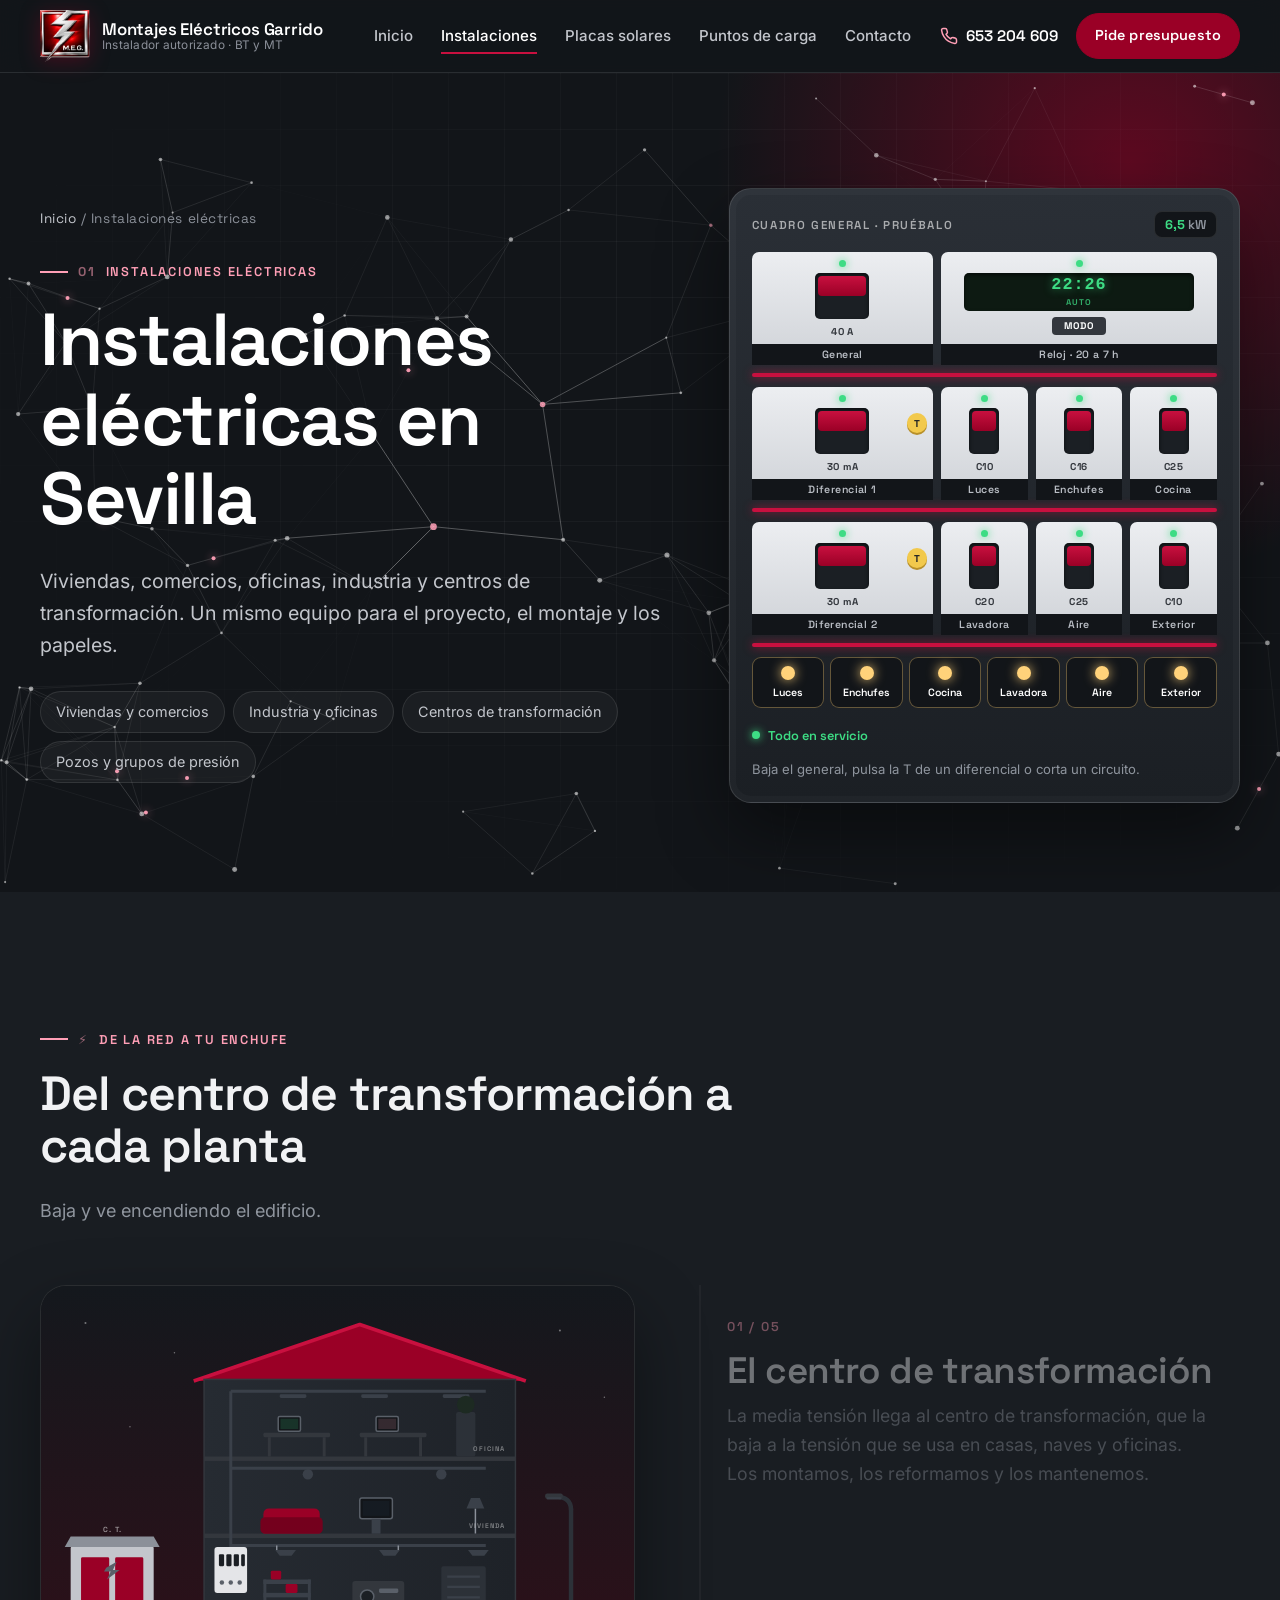
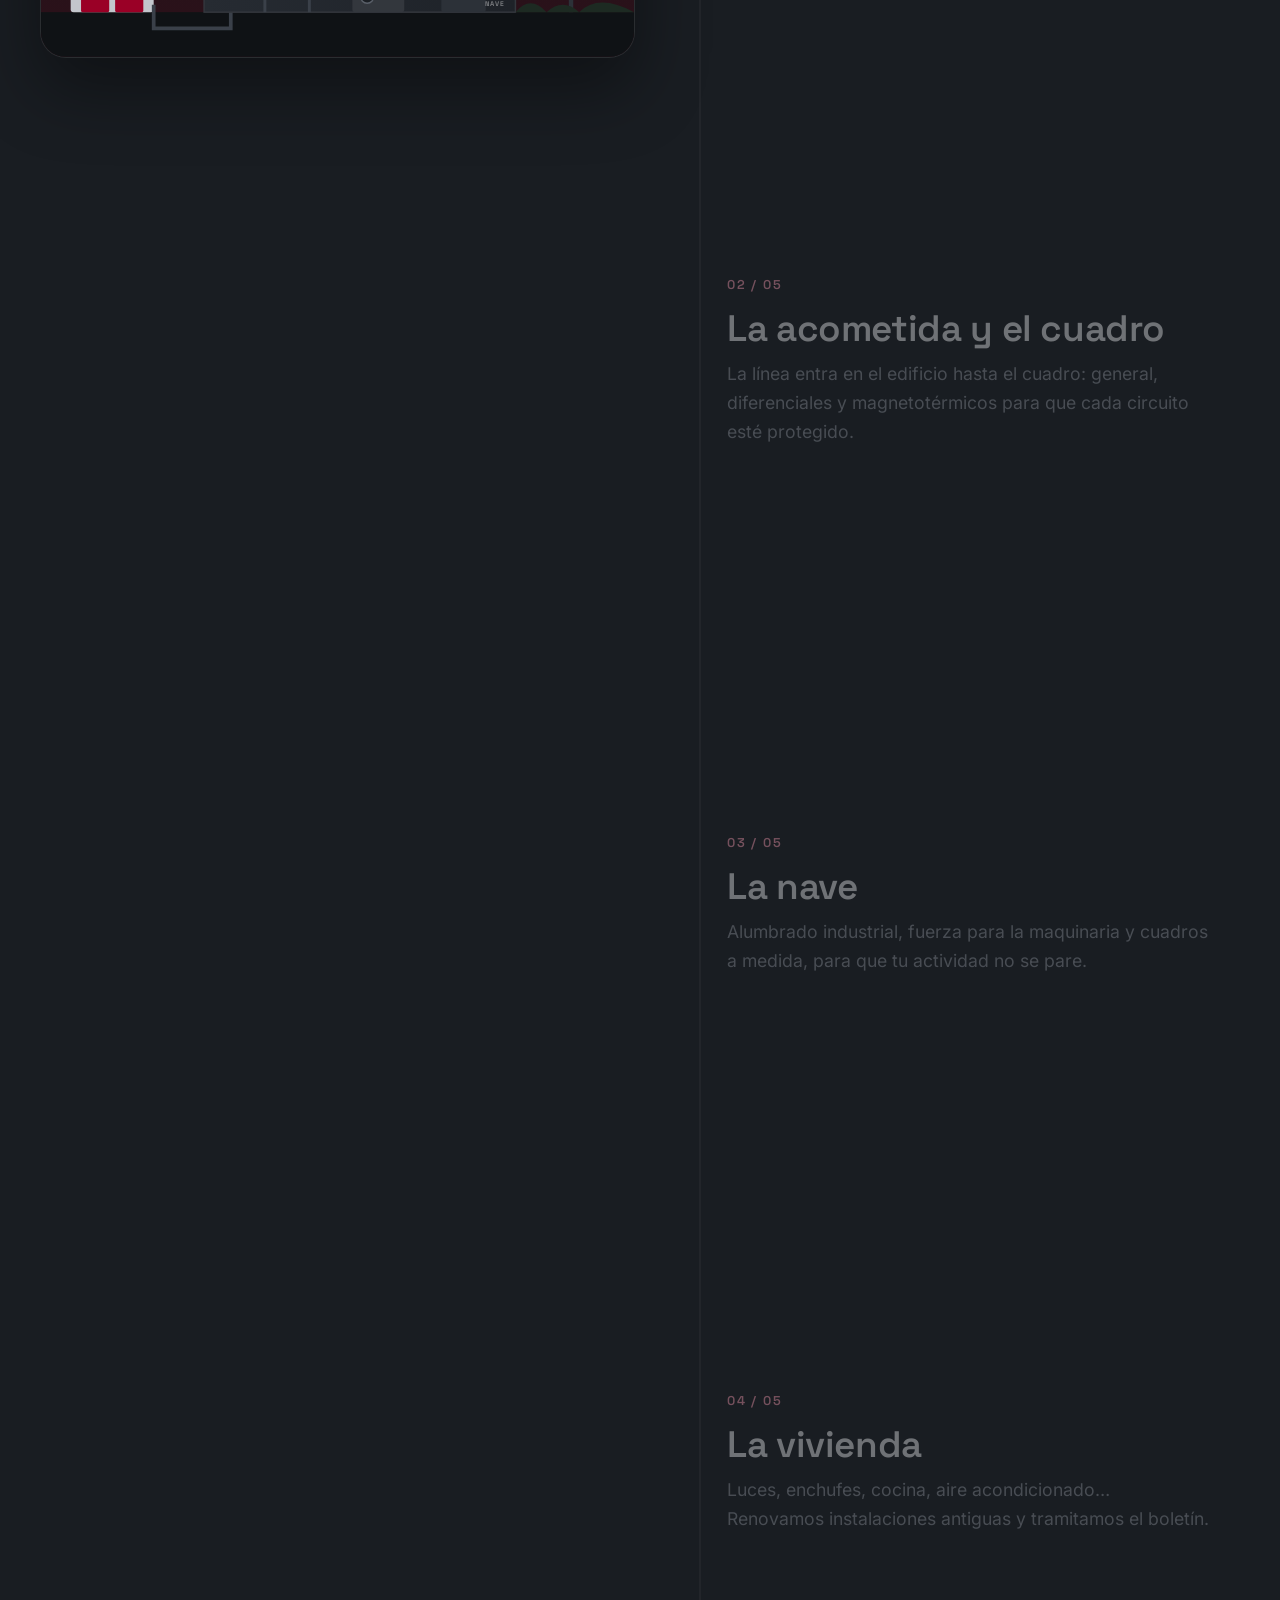
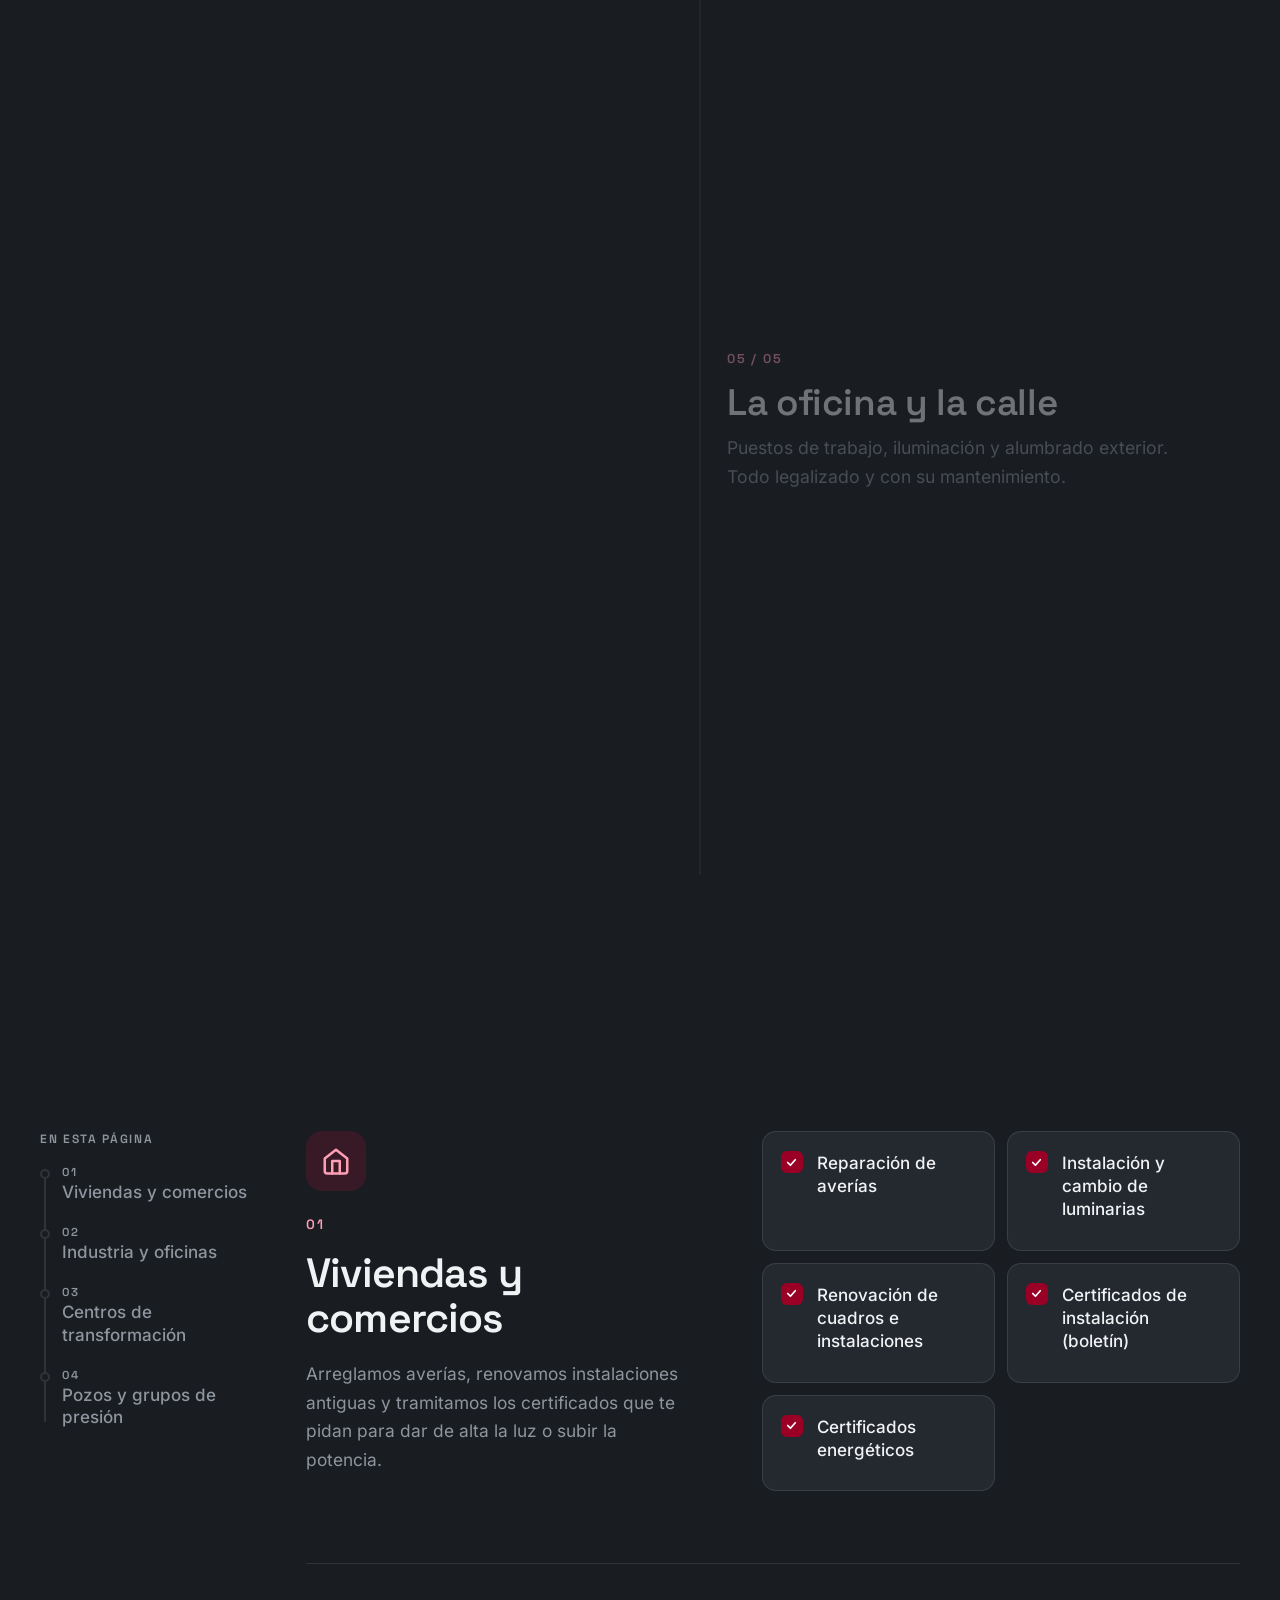
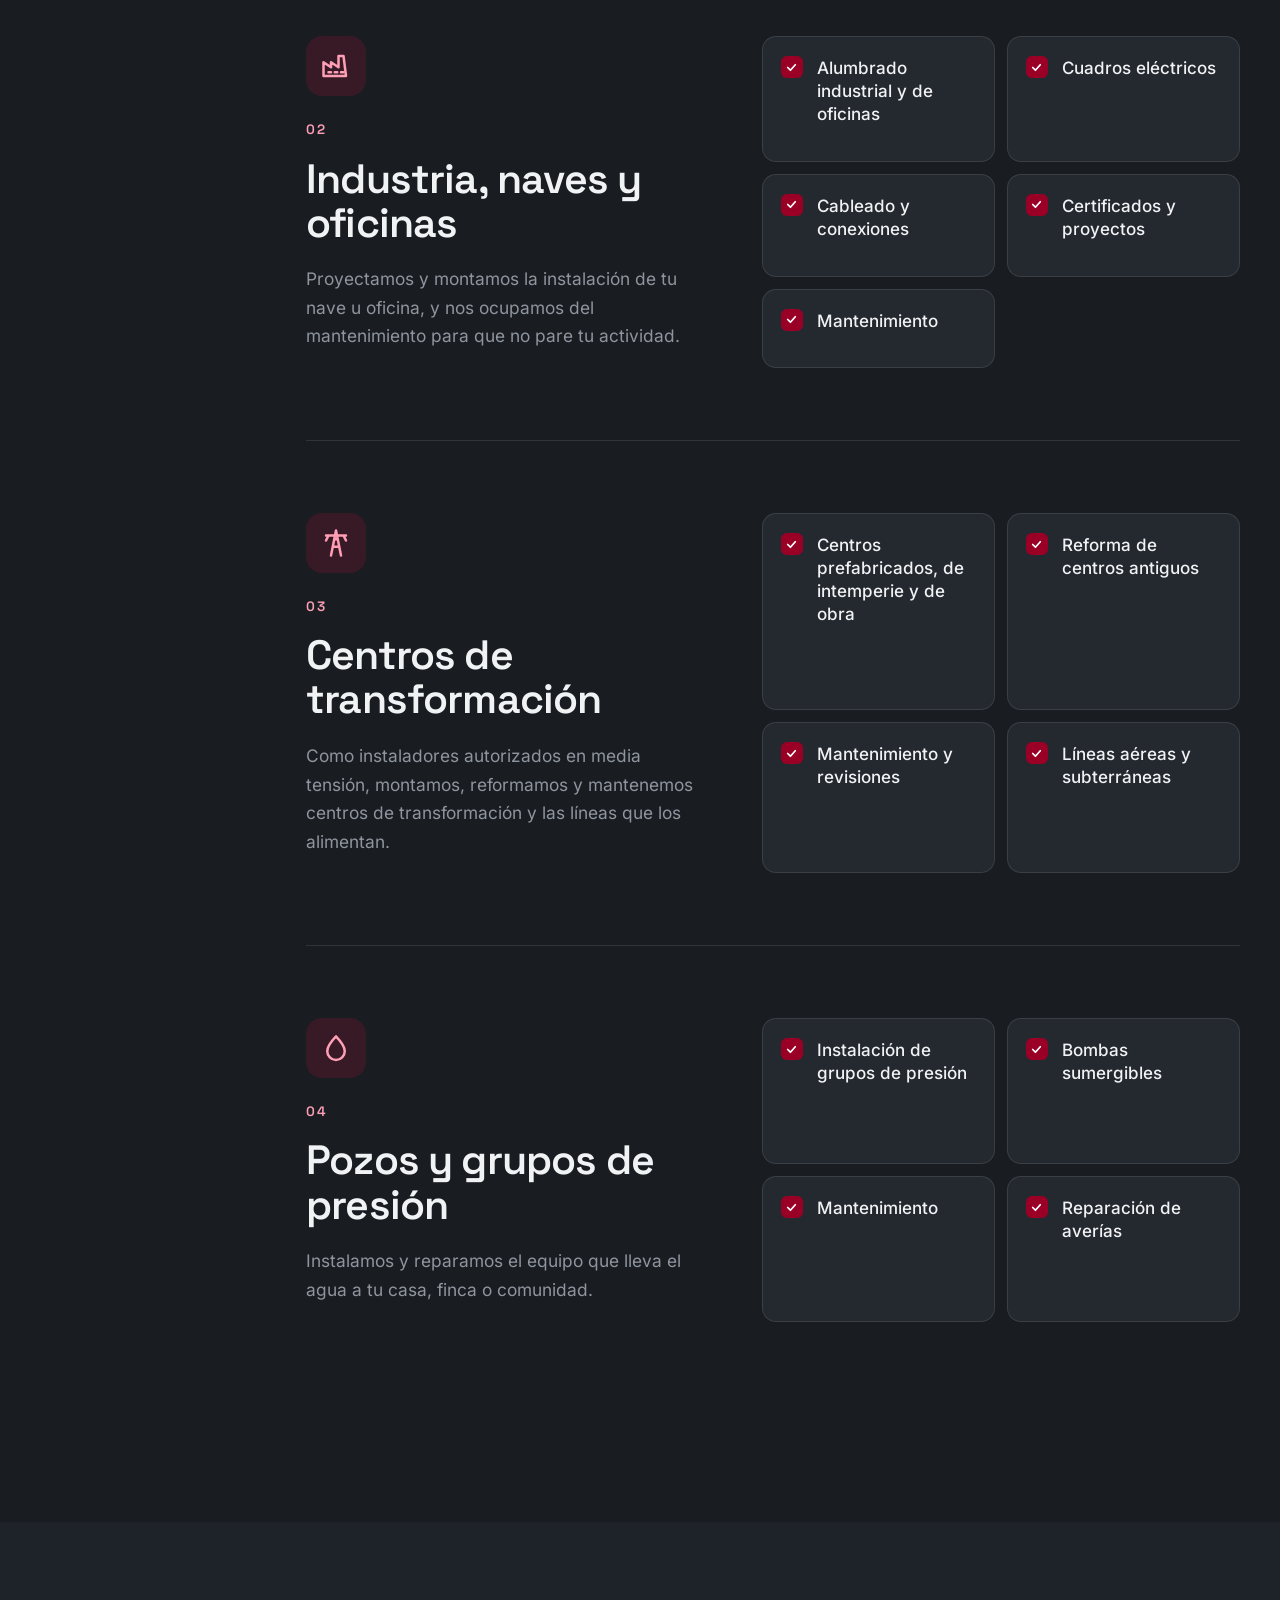
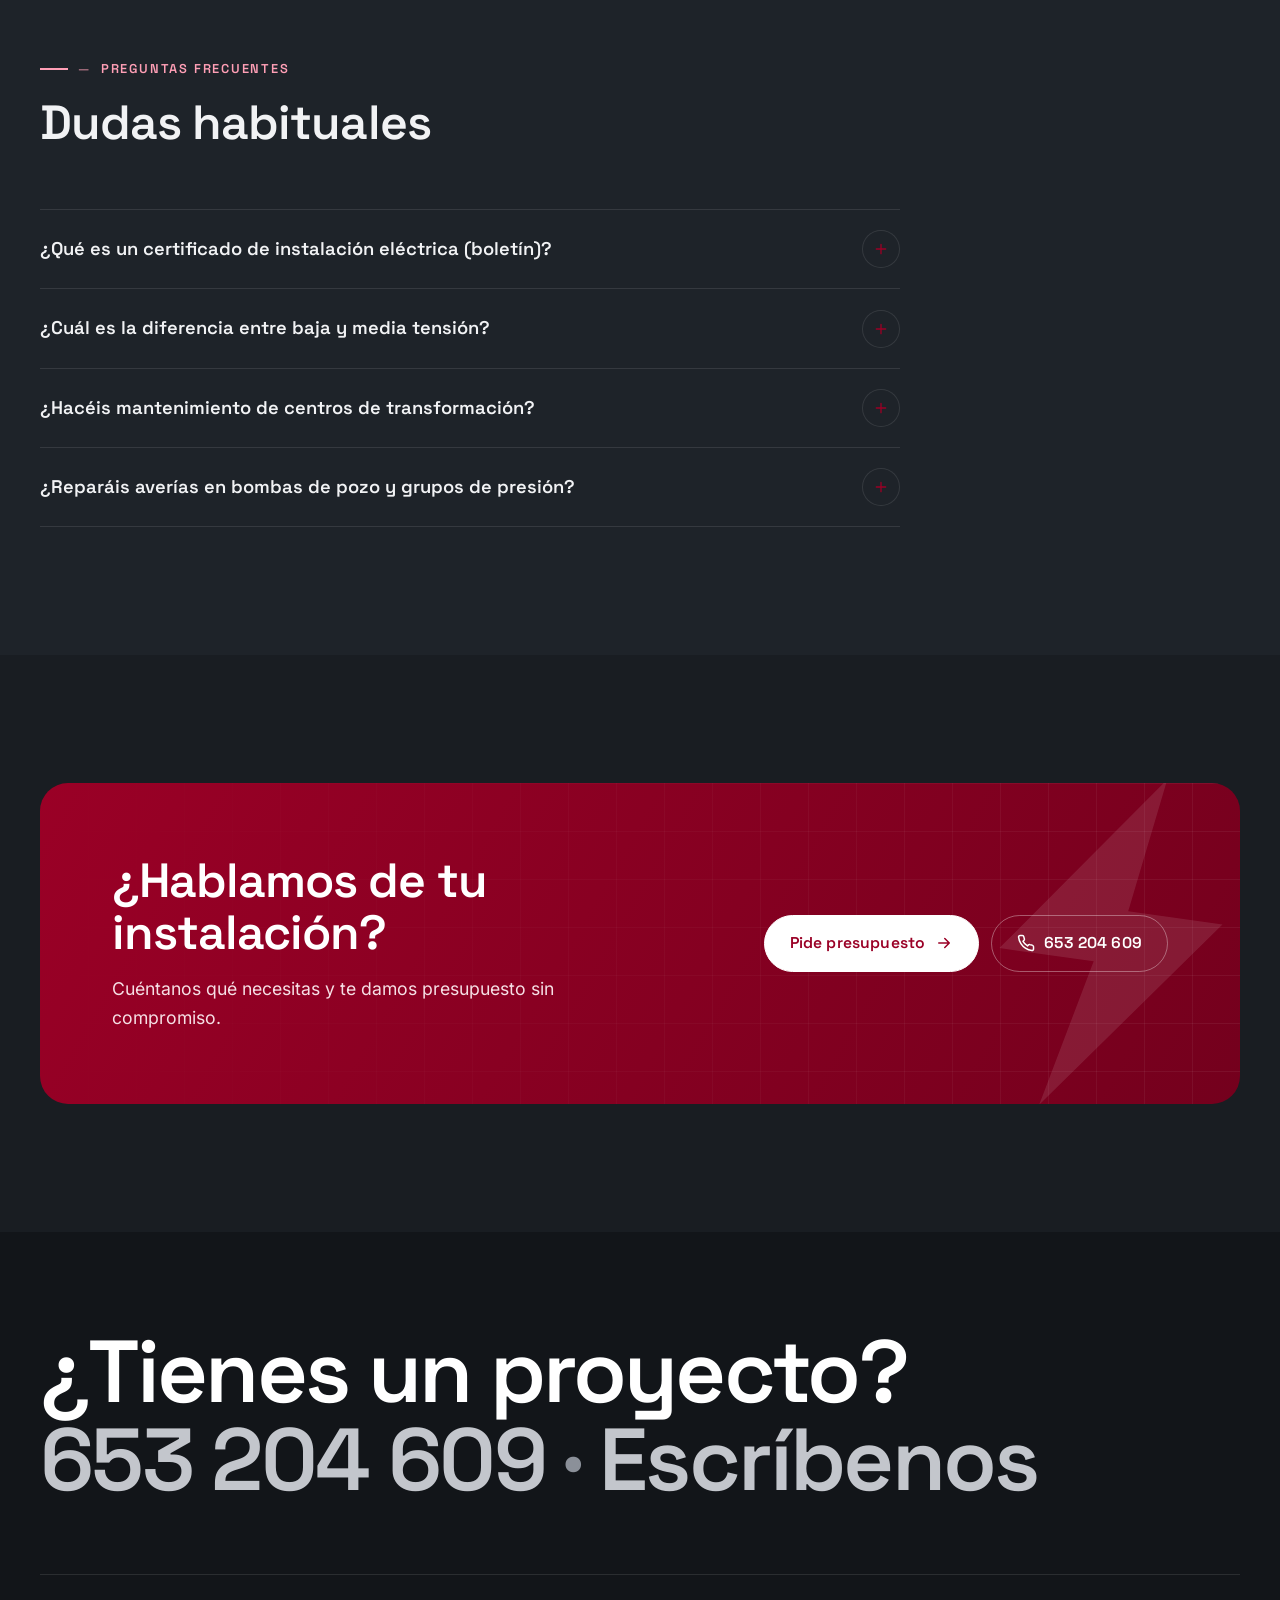
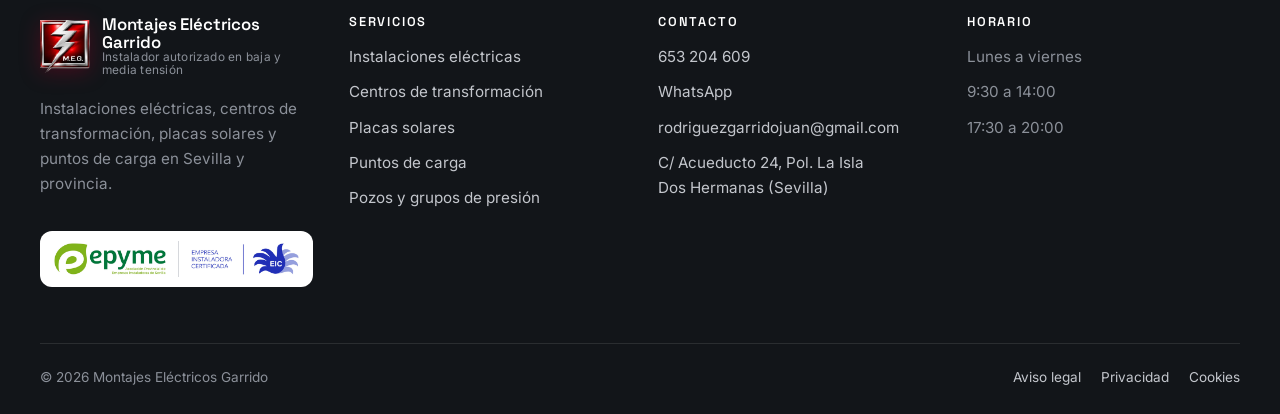
<file: instalaciones-electricas.html>
<!DOCTYPE html>
<html lang="es">
<head>
  <meta charset="utf-8">
  <meta name="viewport" content="width=device-width, initial-scale=1">
  <title>Instalaciones eléctricas y centros de transformación en Sevilla | MEG</title>
  <meta name="description" content="Electricistas autorizados en Dos Hermanas y Sevilla: averías, cuadros, alumbrado, boletines, centros de transformación, pozos y grupos de presión. Presupuesto sin compromiso.">
  <link rel="canonical" href="https://montajeselectricosgarrido.es/instalaciones-electricas">
  <meta name="theme-color" content="#121519">
  <meta property="og:type" content="website">
  <meta property="og:locale" content="es_ES">
  <meta property="og:site_name" content="Montajes Eléctricos Garrido">
  <meta property="og:title" content="Instalaciones eléctricas y centros de transformación en Sevilla | MEG">
  <meta property="og:description" content="Electricistas autorizados en Dos Hermanas y Sevilla: averías, cuadros, alumbrado, boletines, centros de transformación, pozos y grupos de presión. Presupuesto sin compromiso.">
  <meta property="og:url" content="https://montajeselectricosgarrido.es/instalaciones-electricas">
  <meta property="og:image" content="https://montajeselectricosgarrido.es/assets/img/logo-completo.jpg">
  <link rel="icon" href="assets/img/favicon-32.png" type="image/png" sizes="32x32">
  <link rel="apple-touch-icon" href="assets/img/apple-touch-icon.png">
  <link rel="preload" href="assets/fonts/space-grotesk.woff2" as="font" type="font/woff2" crossorigin>
  <link rel="preload" href="assets/fonts/inter.woff2" as="font" type="font/woff2" crossorigin>
  <link rel="stylesheet" href="assets/css/styles.css">
  <script type="application/ld+json">{"@context": "https://schema.org", "@type": "Electrician", "@id": "https://montajeselectricosgarrido.es/#empresa", "name": "Montajes Eléctricos Garrido", "alternateName": "MEG", "description": "Instalador eléctrico autorizado en baja y media tensión en Dos Hermanas y Sevilla: instalaciones eléctricas, centros de transformación, placas solares y puntos de carga para coche eléctrico.", "url": "https://montajeselectricosgarrido.es/", "logo": "https://montajeselectricosgarrido.es/assets/img/logo-meg-grande.png", "image": "https://montajeselectricosgarrido.es/assets/img/logo-completo.jpg", "telephone": "+34 653 204 609", "email": "rodriguezgarridojuan@gmail.com", "priceRange": "€€", "address": {"@type": "PostalAddress", "streetAddress": "C/ Acueducto 24, Edificio 3, local 1, Polígono La Isla", "addressLocality": "Dos Hermanas", "addressRegion": "Sevilla", "postalCode": "41703", "addressCountry": "ES"}, "hasMap": "https://maps.app.goo.gl/Z2TkRmnB4gh2JYVn8", "areaServed": ["Dos Hermanas", "Sevilla", "Alcalá de Guadaíra", "Montequinto", "Utrera", "Los Palacios y Villafranca", "Coria del Río", "Provincia de Sevilla"], "openingHoursSpecification": [{"@type": "OpeningHoursSpecification", "dayOfWeek": ["Monday", "Tuesday", "Wednesday", "Thursday", "Friday"], "opens": "09:30", "closes": "14:00"}, {"@type": "OpeningHoursSpecification", "dayOfWeek": ["Monday", "Tuesday", "Wednesday", "Thursday", "Friday"], "opens": "17:30", "closes": "20:00"}]}</script>
  <script type="application/ld+json">{"@context": "https://schema.org", "@type": "BreadcrumbList", "itemListElement": [{"@type": "ListItem", "position": 1, "name": "Inicio", "item": "https://montajeselectricosgarrido.es/"}, {"@type": "ListItem", "position": 2, "name": "Instalaciones eléctricas", "item": "https://montajeselectricosgarrido.es/instalaciones-electricas"}]}</script>
  <script type="application/ld+json">{"@context": "https://schema.org", "@type": "FAQPage", "mainEntity": [{"@type": "Question", "name": "¿Qué es un certificado de instalación eléctrica (boletín)?", "acceptedAnswer": {"@type": "Answer", "text": "Es el documento que acredita que tu instalación cumple el Reglamento Electrotécnico de Baja Tensión. Lo necesitas para dar de alta la luz, subir la potencia o cambiar de titular. Lo emite una empresa instaladora autorizada como la nuestra."}}, {"@type": "Question", "name": "¿Cuál es la diferencia entre baja y media tensión?", "acceptedAnswer": {"@type": "Answer", "text": "La baja tensión es la de viviendas, comercios y la mayoría de naves (hasta 1.000 voltios). La media tensión llega a los centros de transformación que alimentan polígonos, industrias o urbanizaciones. Estamos autorizados para trabajar en ambas."}}, {"@type": "Question", "name": "¿Hacéis mantenimiento de centros de transformación?", "acceptedAnswer": {"@type": "Answer", "text": "Sí. Hacemos el mantenimiento periódico obligatorio, las revisiones y las reparaciones, y reformamos centros antiguos para adaptarlos a la normativa actual."}}, {"@type": "Question", "name": "¿Reparáis averías en bombas de pozo y grupos de presión?", "acceptedAnswer": {"@type": "Answer", "text": "Sí. Instalamos, mantenemos y reparamos grupos de presión y bombas sumergibles, tanto en viviendas como en fincas y comunidades."}}]}</script>
</head>
<body>
  <a class="saltar" href="#contenido">Saltar al contenido</a>

  <header class="cabecera">
    <div class="contenedor">
      <a class="marca" href="index.html" aria-label="Montajes Eléctricos Garrido, ir al inicio">
        <img class="marca__logo" src="assets/img/logo-meg.webp" alt="" width="50" height="53">
        <span class="marca__texto">
          <span class="marca__nombre">Montajes Eléctricos Garrido</span>
          <span class="marca__lema">Instalador autorizado · BT y MT</span>
        </span>
      </a>

      <button class="boton-menu" type="button" aria-expanded="false" aria-controls="menu" aria-label="Abrir menú"><svg viewBox="0 0 24 24" fill="none" stroke="currentColor" stroke-width="2" stroke-linecap="round" aria-hidden="true"><path d="M3 6h18M3 12h18M3 18h18"/></svg></button>

      <nav class="menu" id="menu" aria-label="Menú principal">
        <ul>
          <li><a href="index.html">Inicio</a></li>
          <li><a href="instalaciones-electricas.html" aria-current="page">Instalaciones</a></li>
          <li><a href="placas-solares.html">Placas solares</a></li>
          <li><a href="puntos-de-carga.html">Puntos de carga</a></li>
          <li><a href="contacto.html">Contacto</a></li>
        </ul>
        <a class="menu__tel" href="tel:+34653204609"><svg viewBox="0 0 24 24" fill="none" stroke="currentColor" stroke-width="2" stroke-linecap="round" stroke-linejoin="round" aria-hidden="true"><path d="M22 16.9v3a2 2 0 0 1-2.2 2 19.8 19.8 0 0 1-8.6-3.1 19.5 19.5 0 0 1-6-6A19.8 19.8 0 0 1 2.1 4.2 2 2 0 0 1 4.1 2h3a2 2 0 0 1 2 1.7c.1.9.4 1.8.7 2.7a2 2 0 0 1-.5 2.1L8 9.8a16 16 0 0 0 6 6l1.3-1.3a2 2 0 0 1 2.1-.4c.9.3 1.8.6 2.7.7a2 2 0 0 1 1.7 2z"/></svg>653 204 609</a>
        <a class="boton" href="contacto.html#presupuesto">Pide presupuesto</a>
      </nav>
    </div>
  </header>

  <main id="contenido">
    <section class="cabecera-pagina">
      <div class="contenedor">
        <div class="cabecera-pagina__rejilla">
          <div>
        <nav class="migas" aria-label="Ruta"><a href="index.html">Inicio</a> / <span>Instalaciones eléctricas</span></nav>
        <span class="antetitulo"><b>01</b> Instalaciones eléctricas</span>
        <h1>Instalaciones eléctricas en Sevilla</h1>
        <p>Viviendas, comercios, oficinas, industria y centros de transformación. Un mismo equipo para el proyecto, el montaje y los papeles.</p>
        <ul class="atajos"><li><a href="#viviendas">Viviendas y comercios</a></li><li><a href="#industria">Industria y oficinas</a></li><li><a href="#centros-de-transformacion">Centros de transformación</a></li><li><a href="#pozos">Pozos y grupos de presión</a></li></ul>
          </div>
          <div class="cvivo" data-cuadro-vivo>
          <div class="cvivo__cabeza">
            <span class="cvivo__titulo">Cuadro general · Pruébalo</span>
            <span class="cvivo__consumo"><b data-cv-kw>6,5</b> kW</span>
          </div>
          <div class="cvivo__fila">
            <div class="cv cv--doble" data-cv="iga">
              <i class="cv__led"></i>
              <button type="button" class="cv__ranura" aria-pressed="true" aria-label="Interruptor general"><b class="cv__palanca"></b></button>
              <span class="cv__rating">40 A</span>
              <span class="cv__nombre">General</span>
            </div>
            <div class="cv cv--reloj" data-cv-reloj>
              <i class="cv__led"></i>
              <span class="cv__pantalla"><b data-cv-hora>--:--</b><small data-cv-modo>AUTO</small></span>
              <button type="button" class="cv__boton" data-cv-modo-btn aria-label="Cambiar el modo del reloj horario">Modo</button>
              <span class="cv__nombre">Reloj · 20 a 7 h</span>
            </div>
          </div>
          <i class="cvivo__peine" data-peine="iga"></i>
          <div class="cvivo__fila">
            <div class="cv cv--doble" data-cv="id1" data-padre="iga">
              <i class="cv__led"></i>
              <button type="button" class="cv__ranura" aria-pressed="true" aria-label="Diferencial 1"><b class="cv__palanca"></b></button>
              <span class="cv__rating">30 mA</span><button type="button" class="cv__test" data-cv-test="id1" aria-label="Botón de prueba de Diferencial 1">T</button>
              <span class="cv__nombre">Diferencial 1</span>
            </div>
            <div class="cv" data-cv="c1" data-padre="id1" data-kw="0.3">
              <i class="cv__led"></i>
              <button type="button" class="cv__ranura" aria-pressed="true" aria-label="Circuito de luces"><b class="cv__palanca"></b></button>
              <span class="cv__rating">C10</span>
              <span class="cv__nombre">Luces</span>
            </div>
            <div class="cv" data-cv="c2" data-padre="id1" data-kw="0.9">
              <i class="cv__led"></i>
              <button type="button" class="cv__ranura" aria-pressed="true" aria-label="Circuito de enchufes"><b class="cv__palanca"></b></button>
              <span class="cv__rating">C16</span>
              <span class="cv__nombre">Enchufes</span>
            </div>
            <div class="cv" data-cv="c3" data-padre="id1" data-kw="2.2">
              <i class="cv__led"></i>
              <button type="button" class="cv__ranura" aria-pressed="true" aria-label="Circuito de cocina y horno"><b class="cv__palanca"></b></button>
              <span class="cv__rating">C25</span>
              <span class="cv__nombre">Cocina</span>
            </div>
          </div>
          <i class="cvivo__peine" data-peine="id1"></i>
          <div class="cvivo__fila">
            <div class="cv cv--doble" data-cv="id2" data-padre="iga">
              <i class="cv__led"></i>
              <button type="button" class="cv__ranura" aria-pressed="true" aria-label="Diferencial 2"><b class="cv__palanca"></b></button>
              <span class="cv__rating">30 mA</span><button type="button" class="cv__test" data-cv-test="id2" aria-label="Botón de prueba de Diferencial 2">T</button>
              <span class="cv__nombre">Diferencial 2</span>
            </div>
            <div class="cv" data-cv="c4" data-padre="id2" data-kw="1.2">
              <i class="cv__led"></i>
              <button type="button" class="cv__ranura" aria-pressed="true" aria-label="Circuito de lavadora"><b class="cv__palanca"></b></button>
              <span class="cv__rating">C20</span>
              <span class="cv__nombre">Lavadora</span>
            </div>
            <div class="cv" data-cv="c5" data-padre="id2" data-kw="1.7">
              <i class="cv__led"></i>
              <button type="button" class="cv__ranura" aria-pressed="true" aria-label="Circuito de aire acondicionado"><b class="cv__palanca"></b></button>
              <span class="cv__rating">C25</span>
              <span class="cv__nombre">Aire</span>
            </div>
            <div class="cv" data-cv="c6" data-padre="id2" data-kw="0.2">
              <i class="cv__led"></i>
              <button type="button" class="cv__ranura" aria-pressed="true" aria-label="Circuito de luz exterior"><b class="cv__palanca"></b></button>
              <span class="cv__rating">C10</span>
              <span class="cv__nombre">Exterior</span>
            </div>
          </div>
          <i class="cvivo__peine" data-peine="id2"></i>
          <ul class="cvivo__salidas"><li data-salida="c1"><i></i>Luces</li><li data-salida="c2"><i></i>Enchufes</li><li data-salida="c3"><i></i>Cocina</li><li data-salida="c4"><i></i>Lavadora</li><li data-salida="c5"><i></i>Aire</li><li data-salida="c6"><i></i>Exterior</li></ul>
          <div class="cvivo__pie">
            <span class="cvivo__estado" data-cv-estado aria-live="polite">Todo en servicio</span>
            <button type="button" class="cvivo__rearmar" data-cv-rearmar hidden>Subir todo</button>
          </div>
          <p class="cvivo__pista">Baja el general, pulsa la T de un diferencial o corta un circuito.</p>
        </div>
        </div>
      </div>
    </section>

    <section class="seccion flujo-base obra" id="como-llega">
      <div class="contenedor">
        <div class="seccion__cabeza">
          <span class="antetitulo"><b>⚡</b> De la red a tu enchufe</span>
          <h2>Del centro de transformación a cada planta</h2>
          <p>Baja y ve encendiendo el edificio.</p>
        </div>
        <div class="flujo__rejilla">
          <div class="flujo__escena">
            <div class="flujo__marco">
              <svg viewBox="0 0 800 500" class="flujo__svg" aria-hidden="true">
              <defs>
                <linearGradient id="ob-cielo" x1="0" y1="0" x2="0" y2="1"><stop offset="0" stop-color="#14181d"/><stop offset="1" stop-color="#2d1019"/></linearGradient>
                <linearGradient id="ob-cono" x1="0" y1="0" x2="0" y2="1"><stop offset="0" stop-color="#ffd27a" stop-opacity=".55"/><stop offset="1" stop-color="#ffd27a" stop-opacity="0"/></linearGradient>
                <linearGradient id="ob-muro" x1="0" y1="0" x2="1" y2="0"><stop offset="0" stop-color="#262b32"/><stop offset="1" stop-color="#1e2228"/></linearGradient>
                <radialGradient id="ob-halo" cx=".5" cy=".5" r=".5"><stop offset="0" stop-color="#ffd27a" stop-opacity=".6"/><stop offset="1" stop-color="#ffd27a" stop-opacity="0"/></radialGradient>
              </defs>
              <rect width="800" height="500" fill="url(#ob-cielo)"/>
              <g fill="#fff" opacity=".4"><circle cx="60" cy="50" r="1.4"/><circle cx="180" cy="90" r="1"/><circle cx="700" cy="60" r="1.4"/><circle cx="760" cy="150" r="1"/><circle cx="120" cy="190" r="1"/></g>
              <rect y="440" width="800" height="60" fill="#0f1215"/>
              <!-- centro de transformacion -->
              <g class="obra__ct">
                <rect x="40" y="350" width="112" height="90" rx="4" fill="#c3c6cc"/>
                <path d="M32 352 H 160 L 152 338 H 40 Z" fill="#8b9099"/>
                <rect x="54" y="366" width="38" height="74" rx="2" fill="#9a0026"/>
                <rect x="100" y="366" width="38" height="74" rx="2" fill="#9a0026"/>
                <path class="obra__rayo" d="M88 380 l14 -8 -5 11 9 0 -17 13 5 -11 -9 0z"/>
                <text x="96" y="332" class="flujo__rotulo">C. T.</text>
              </g>
              <path d="M152 430 V 462 H 256 V 410" fill="none" stroke="#3a4049" stroke-width="5"/>
              <!-- edificio -->
              <path d="M206 128 L 430 52 L 654 128 Z" fill="#9a0026"/>
              <path d="M206 128 L 430 52 L 654 128" fill="none" stroke="#c8103f" stroke-width="5" stroke-linejoin="round"/>
              <rect x="220" y="126" width="420" height="314" fill="url(#ob-muro)" stroke="#33373d" stroke-width="2"/>
              <rect x="220" y="230" width="420" height="6" fill="#33373d"/>
              <rect x="220" y="334" width="420" height="6" fill="#33373d"/>
              <path d="M256 352 V 142 M256 142 H 600 M256 246 H 600 M256 350 H 600" fill="none" stroke="#3a4049" stroke-width="4"/>
              <!-- planta baja: nave -->
              <g class="obra__planta" data-paso="2">
                <g class="obra__cono"><path d="M330 362 L 290 440 H 370 Z"/><path d="M470 362 L 430 440 H 510 Z"/><path d="M590 362 L 556 440 H 624 Z"/></g>
                <path d="M318 350 V 356 M482 350 V 356" stroke="#8b9099" stroke-width="2"/>
                <g class="obra__luz"><path d="M316 356 h28 l-6 8 h-16 z"/><path d="M456 356 h28 l-6 8 h-16 z"/><path d="M576 356 h28 l-6 8 h-16 z"/></g>
                <g fill="#3a4049"><rect x="300" y="396" width="64" height="6"/><rect x="300" y="414" width="64" height="6"/><rect x="300" y="396" width="4" height="44"/><rect x="360" y="396" width="4" height="44"/></g>
                <g fill="#9a0026"><rect x="310" y="384" width="14" height="12" rx="2"/><rect x="330" y="402" width="16" height="12" rx="2"/></g>
                <rect x="420" y="398" width="70" height="42" rx="4" fill="#33373d"/><circle cx="440" cy="419" r="9" fill="#1b1f24" stroke="#5a6069" stroke-width="2"/><rect x="456" y="408" width="26" height="6" rx="2" class="obra__piloto"/>
                <rect x="540" y="378" width="60" height="62" rx="3" fill="#2c3138"/><path d="M548 392 h44 M548 406 h44 M548 420 h44" stroke="#3a4049" stroke-width="3"/>
                <text x="626" y="432" class="obra__nombre">NAVE</text>
              </g>
              <!-- primera planta: vivienda -->
              <g class="obra__planta" data-paso="3">
                <g class="obra__cono"><path d="M360 256 L 316 334 H 404 Z"/><path d="M540 256 L 500 334 H 580 Z"/></g>
                <g class="obra__luz"><circle cx="360" cy="254" r="7"/><circle cx="540" cy="254" r="7"/></g>
                <circle class="obra__halo" cx="452" cy="300" r="40" fill="url(#ob-halo)"/>
                <path d="M300 334 v-26 q0-8 8-8 h60 q8 0 8 8 v26" fill="#9a0026"/><rect x="296" y="312" width="84" height="22" rx="6" fill="#74001d"/>
                <rect x="430" y="286" width="44" height="28" rx="3" fill="#121519" stroke="#5a6069" stroke-width="2"/><rect class="obra__pantalla" x="434" y="290" width="36" height="20" fill="#2b3c5a"/>
                <rect x="446" y="314" width="12" height="20" fill="#3a4049"/>
                <path d="M586 334 v-34" stroke="#8b9099" stroke-width="2"/>
                <path class="obra__luz" d="M574 300 h24 l-6 -14 h-12 z"/>
                <text x="626" y="326" class="obra__nombre">VIVIENDA</text>
              </g>
              <!-- segunda planta: oficina -->
              <g class="obra__planta" data-paso="4">
                <g class="obra__cono"><path d="M340 150 L 300 230 H 380 Z"/><path d="M450 150 L 410 230 H 490 Z"/><path d="M560 150 L 520 230 H 600 Z"/></g>
                <g class="obra__luz"><rect x="322" y="146" width="36" height="5" rx="2"/><rect x="432" y="146" width="36" height="5" rx="2"/><rect x="542" y="146" width="36" height="5" rx="2"/></g>
                <g fill="#33373d"><rect x="300" y="198" width="90" height="6" rx="2"/><rect x="306" y="204" width="4" height="26"/><rect x="380" y="204" width="4" height="26"/><rect x="430" y="198" width="90" height="6" rx="2"/><rect x="436" y="204" width="4" height="26"/><rect x="510" y="204" width="4" height="26"/></g>
                <rect x="320" y="176" width="30" height="20" rx="2" fill="#121519" stroke="#5a6069" stroke-width="2"/><rect class="obra__pantalla obra__pantalla--verde" x="323" y="179" width="24" height="14"/>
                <rect x="452" y="176" width="30" height="20" rx="2" fill="#121519" stroke="#5a6069" stroke-width="2"/><rect class="obra__pantalla obra__pantalla--rosa" x="455" y="179" width="24" height="14"/>
                <rect x="560" y="170" width="26" height="60" rx="3" fill="#2c3138"/><circle cx="573" cy="160" r="12" fill="#1d2a22"/>
                <text x="626" y="222" class="obra__nombre">OFICINA</text>
                <!-- farola -->
                <g class="obra__cono"><path d="M682 287 L 640 440 H 760 L 702 287 Z"/></g>
                <rect x="712" y="300" width="6" height="140" fill="#2c3138"/><path d="M715 302 q0 -18 -22 -18" fill="none" stroke="#2c3138" stroke-width="6"/>
                <rect x="680" y="280" width="24" height="7" rx="3" fill="#33373d"/><rect class="obra__luz" x="682" y="285" width="20" height="3" rx="1.5"/>
              </g>
              <path d="M640 440 q20 -24 42 0 q22 -20 44 0 q26 -26 74 0 Z" fill="#1d2a22"/>
              <path d="M152 430 V 462 H 256 V 414" pathLength="1" class="obra__linea" data-paso="0"/><path d="M152 430 V 462 H 256 V 414" pathLength="1" class="obra__corriente" data-paso="0"/><path d="M256 352 V 142" pathLength="1" class="obra__linea" data-paso="1"/><path d="M256 352 V 142" pathLength="1" class="obra__corriente" data-paso="1"/><path d="M256 350 H 600" pathLength="1" class="obra__linea" data-paso="2"/><path d="M256 350 H 600" pathLength="1" class="obra__corriente" data-paso="2"/><path d="M256 246 H 600" pathLength="1" class="obra__linea" data-paso="3"/><path d="M256 246 H 600" pathLength="1" class="obra__corriente" data-paso="3"/><path d="M256 142 H 600 M640 400 H 715 V 300" pathLength="1" class="obra__linea" data-paso="4"/><path d="M256 142 H 600 M640 400 H 715 V 300" pathLength="1" class="obra__corriente" data-paso="4"/>
              <!-- cuadro -->
              <rect x="234" y="352" width="44" height="62" rx="4" fill="#e4e5e8"/>
              <g fill="#1b1f24"><rect x="240" y="362" width="7" height="16" rx="1.5"/><rect x="250" y="362" width="7" height="16" rx="1.5"/><rect x="260" y="362" width="7" height="16" rx="1.5"/><rect x="270" y="362" width="5" height="16" rx="1.5"/></g>
              <circle cx="244" cy="400" r="3" class="obra__led"/><circle cx="256" cy="400" r="3" class="obra__led"/><circle cx="268" cy="400" r="3" class="obra__led"/>
            </svg>
            </div>
          </div>
          <div class="flujo__pasos">
            <article class="fpaso" data-i="0">
              <span class="fpaso__num">01 / 05</span>
              <h3>El centro de transformación</h3>
              <p>La media tensión llega al centro de transformación, que la baja a la tensión que se usa en casas, naves y oficinas. Los montamos, los reformamos y los mantenemos.</p>
            </article>
            <article class="fpaso" data-i="1">
              <span class="fpaso__num">02 / 05</span>
              <h3>La acometida y el cuadro</h3>
              <p>La línea entra en el edificio hasta el cuadro: general, diferenciales y magnetotérmicos para que cada circuito esté protegido.</p>
            </article>
            <article class="fpaso" data-i="2">
              <span class="fpaso__num">03 / 05</span>
              <h3>La nave</h3>
              <p>Alumbrado industrial, fuerza para la maquinaria y cuadros a medida, para que tu actividad no se pare.</p>
            </article>
            <article class="fpaso" data-i="3">
              <span class="fpaso__num">04 / 05</span>
              <h3>La vivienda</h3>
              <p>Luces, enchufes, cocina, aire acondicionado… Renovamos instalaciones antiguas y tramitamos el boletín.</p>
            </article>
            <article class="fpaso" data-i="4">
              <span class="fpaso__num">05 / 05</span>
              <h3>La oficina y la calle</h3>
              <p>Puestos de trabajo, iluminación y alumbrado exterior. Todo legalizado y con su mantenimiento.</p>
            </article>
          </div>
        </div>
      </div>
    </section>

    <section class="seccion">
      <div class="contenedor">
<div class="con-indice">
          <nav class="indice" aria-label="En esta página">
            <span class="indice__titulo">En esta página</span>
            <ol><li><a href="#viviendas" data-indice="viviendas"><span>01</span>Viviendas y comercios</a></li><li><a href="#industria" data-indice="industria"><span>02</span>Industria y oficinas</a></li><li><a href="#centros-de-transformacion" data-indice="centros-de-transformacion"><span>03</span>Centros de transformación</a></li><li><a href="#pozos" data-indice="pozos"><span>04</span>Pozos y grupos de presión</a></li></ol>
          </nav>
          <div class="con-indice__bloques">
        <article class="bloque" id="viviendas">
          <div class="bloque__titulo">
            <span class="bloque__icono"><svg viewBox="0 0 24 24" fill="none" stroke="currentColor" stroke-width="2" stroke-linecap="round" stroke-linejoin="round" aria-hidden="true"><path d="m3 10 9-7 9 7v10a2 2 0 0 1-2 2H5a2 2 0 0 1-2-2z"/><path d="M9 22V12h6v10"/></svg></span>
            <span class="bloque__num">01</span>
            <h2>Viviendas y comercios</h2>
            <p>Arreglamos averías, renovamos instalaciones antiguas y tramitamos los certificados que te pidan para dar de alta la luz o subir la potencia.</p>
          </div>
          <ul class="items"><li>Reparación de averías</li><li>Instalación y cambio de luminarias</li><li>Renovación de cuadros e instalaciones</li><li>Certificados de instalación (boletín)</li><li>Certificados energéticos</li></ul>
        </article>
        <article class="bloque" id="industria">
          <div class="bloque__titulo">
            <span class="bloque__icono"><svg viewBox="0 0 24 24" fill="none" stroke="currentColor" stroke-width="2" stroke-linecap="round" stroke-linejoin="round" aria-hidden="true"><path d="M2 20V9l6 4V9l6 4V4h4l2 16H2z"/><path d="M6 17h2M11 17h2M16 17h2"/></svg></span>
            <span class="bloque__num">02</span>
            <h2>Industria, naves y oficinas</h2>
            <p>Proyectamos y montamos la instalación de tu nave u oficina, y nos ocupamos del mantenimiento para que no pare tu actividad.</p>
          </div>
          <ul class="items"><li>Alumbrado industrial y de oficinas</li><li>Cuadros eléctricos</li><li>Cableado y conexiones</li><li>Certificados y proyectos</li><li>Mantenimiento</li></ul>
        </article>
        <article class="bloque" id="centros-de-transformacion">
          <div class="bloque__titulo">
            <span class="bloque__icono"><svg viewBox="0 0 24 24" fill="none" stroke="currentColor" stroke-width="2" stroke-linecap="round" stroke-linejoin="round" aria-hidden="true"><path d="M8 22 12 2l4 20M9.5 15h5M10.5 9h3M4 6h16M6 6l-2 4M18 6l2 4"/></svg></span>
            <span class="bloque__num">03</span>
            <h2>Centros de transformación</h2>
            <p>Como instaladores autorizados en media tensión, montamos, reformamos y mantenemos centros de transformación y las líneas que los alimentan.</p>
          </div>
          <ul class="items"><li>Centros prefabricados, de intemperie y de obra</li><li>Reforma de centros antiguos</li><li>Mantenimiento y revisiones</li><li>Líneas aéreas y subterráneas</li></ul>
        </article>
        <article class="bloque" id="pozos">
          <div class="bloque__titulo">
            <span class="bloque__icono"><svg viewBox="0 0 24 24" fill="none" stroke="currentColor" stroke-width="2" stroke-linecap="round" stroke-linejoin="round" aria-hidden="true"><path d="M12 2.7S5 10 5 14.5a7 7 0 0 0 14 0C19 10 12 2.7 12 2.7z"/></svg></span>
            <span class="bloque__num">04</span>
            <h2>Pozos y grupos de presión</h2>
            <p>Instalamos y reparamos el equipo que lleva el agua a tu casa, finca o comunidad.</p>
          </div>
          <ul class="items"><li>Instalación de grupos de presión</li><li>Bombas sumergibles</li><li>Mantenimiento</li><li>Reparación de averías</li></ul>
        </article>

          </div>
        </div>
      </div>
    </section>

    <section class="seccion seccion--gris">
      <div class="contenedor">
        <div class="seccion__cabeza">
          <span class="antetitulo"><b>—</b> Preguntas frecuentes</span>
          <h2>Dudas habituales</h2>
        </div>
        <div class="faq">
          <details>
            <summary>¿Qué es un certificado de instalación eléctrica (boletín)?</summary>
            <p>Es el documento que acredita que tu instalación cumple el Reglamento Electrotécnico de Baja Tensión. Lo necesitas para dar de alta la luz, subir la potencia o cambiar de titular. Lo emite una empresa instaladora autorizada como la nuestra.</p>
          </details>
          <details>
            <summary>¿Cuál es la diferencia entre baja y media tensión?</summary>
            <p>La baja tensión es la de viviendas, comercios y la mayoría de naves (hasta 1.000 voltios). La media tensión llega a los centros de transformación que alimentan polígonos, industrias o urbanizaciones. Estamos autorizados para trabajar en ambas.</p>
          </details>
          <details>
            <summary>¿Hacéis mantenimiento de centros de transformación?</summary>
            <p>Sí. Hacemos el mantenimiento periódico obligatorio, las revisiones y las reparaciones, y reformamos centros antiguos para adaptarlos a la normativa actual.</p>
          </details>
          <details>
            <summary>¿Reparáis averías en bombas de pozo y grupos de presión?</summary>
            <p>Sí. Instalamos, mantenemos y reparamos grupos de presión y bombas sumergibles, tanto en viviendas como en fincas y comunidades.</p>
          </details>
        </div>
      </div>
    </section>

    <section class="seccion">
      <div class="contenedor">
        <div class="cta">
          <div>
            <h2>¿Hablamos de tu instalación?</h2>
            <p>Cuéntanos qué necesitas y te damos presupuesto sin compromiso.</p>
          </div>
          <div class="cta__acciones">
            <a class="boton boton--blanco" href="contacto.html#presupuesto">Pide presupuesto <svg class="flecha" viewBox="0 0 24 24" fill="none" stroke="currentColor" stroke-width="2" stroke-linecap="round" stroke-linejoin="round" aria-hidden="true"><path d="M5 12h14M13 6l6 6-6 6"/></svg></a>
            <a class="boton boton--claro" href="tel:+34653204609"><svg viewBox="0 0 24 24" fill="none" stroke="currentColor" stroke-width="2" stroke-linecap="round" stroke-linejoin="round" aria-hidden="true"><path d="M22 16.9v3a2 2 0 0 1-2.2 2 19.8 19.8 0 0 1-8.6-3.1 19.5 19.5 0 0 1-6-6A19.8 19.8 0 0 1 2.1 4.2 2 2 0 0 1 4.1 2h3a2 2 0 0 1 2 1.7c.1.9.4 1.8.7 2.7a2 2 0 0 1-.5 2.1L8 9.8a16 16 0 0 0 6 6l1.3-1.3a2 2 0 0 1 2.1-.4c.9.3 1.8.6 2.7.7a2 2 0 0 1 1.7 2z"/></svg>653 204 609</a>
          </div>
        </div>
      </div>
    </section>

  </main>

  <footer class="pie">
    <div class="contenedor">
      <p class="pie__grande">¿Tienes un proyecto?<br><a href="tel:+34653204609">653 204 609</a> <span>·</span> <a href="contacto.html#presupuesto">Escríbenos</a></p>
      <div class="pie__rejilla">
        <div>
          <a class="marca" href="index.html" aria-label="Montajes Eléctricos Garrido, ir al inicio">
            <img class="marca__logo" src="assets/img/logo-meg.webp" alt="" width="50" height="53" loading="lazy">
            <span class="marca__texto">
              <span class="marca__nombre">Montajes Eléctricos Garrido</span>
              <span class="marca__lema">Instalador autorizado en baja y media tensión</span>
            </span>
          </a>
          <p style="margin-top:18px">Instalaciones eléctricas, centros de transformación, placas solares y puntos de carga en Sevilla y provincia.</p>
          <div class="sello sello--pie"><img src="assets/img/sello-epyme.png" alt="Epyme, Asociación Provincial de Empresas Instaladoras de Sevilla" width="390" height="112" loading="lazy"><i></i><img src="assets/img/sello-eic.png" alt="Empresa Instaladora Certificada (EIC)" width="377" height="112" loading="lazy"></div>
        </div>
        <div>
          <h3>Servicios</h3>
          <ul>
            <li><a href="instalaciones-electricas.html">Instalaciones eléctricas</a></li>
            <li><a href="instalaciones-electricas.html#centros-de-transformacion">Centros de transformación</a></li>
            <li><a href="placas-solares.html">Placas solares</a></li>
            <li><a href="puntos-de-carga.html">Puntos de carga</a></li>
            <li><a href="instalaciones-electricas.html#pozos">Pozos y grupos de presión</a></li>
          </ul>
        </div>
        <div>
          <h3>Contacto</h3>
          <ul>
            <li><a href="tel:+34653204609">653 204 609</a></li>
            <li><a href="https://wa.me/34653204609?text=Hola%2C%20quer%C3%ADa%20pedir%20un%20presupuesto." target="_blank" rel="noopener">WhatsApp</a></li>
            <li><a href="mailto:rodriguezgarridojuan@gmail.com">rodriguezgarridojuan@gmail.com</a></li>
            <li><a href="https://maps.app.goo.gl/Z2TkRmnB4gh2JYVn8" target="_blank" rel="noopener">C/ Acueducto 24, Pol. La Isla<br>Dos Hermanas (Sevilla)</a></li>
          </ul>
        </div>
        <div>
          <h3>Horario</h3>
          <ul>
            <li>Lunes a viernes</li>
            <li>9:30 a 14:00</li>
            <li>17:30 a 20:00</li>
          </ul>
        </div>
      </div>
      <div class="pie__legal">
        <span>© <span data-anio>2026</span> Montajes Eléctricos Garrido</span>
        <ul>
          <li><a href="aviso-legal.html">Aviso legal</a></li>
          <li><a href="privacidad.html">Privacidad</a></li>
          <li><a href="cookies.html">Cookies</a></li>
        </ul>
      </div>
    </div>
  </footer>

  <nav class="acciones-movil" aria-label="Contacto rápido">
    <a class="llamar" href="tel:+34653204609"><svg viewBox="0 0 24 24" fill="none" stroke="currentColor" stroke-width="2" stroke-linecap="round" stroke-linejoin="round" aria-hidden="true"><path d="M22 16.9v3a2 2 0 0 1-2.2 2 19.8 19.8 0 0 1-8.6-3.1 19.5 19.5 0 0 1-6-6A19.8 19.8 0 0 1 2.1 4.2 2 2 0 0 1 4.1 2h3a2 2 0 0 1 2 1.7c.1.9.4 1.8.7 2.7a2 2 0 0 1-.5 2.1L8 9.8a16 16 0 0 0 6 6l1.3-1.3a2 2 0 0 1 2.1-.4c.9.3 1.8.6 2.7.7a2 2 0 0 1 1.7 2z"/></svg>Llamar</a>
    <a class="whatsapp" href="https://wa.me/34653204609?text=Hola%2C%20quer%C3%ADa%20pedir%20un%20presupuesto." target="_blank" rel="noopener"><svg viewBox="0 0 24 24" fill="currentColor" aria-hidden="true"><path d="M17.5 14.4c-.3-.1-1.7-.8-2-.9-.3-.1-.5-.1-.7.1-.2.3-.8.9-.9 1.1-.2.2-.3.2-.6.1-.3-.1-1.2-.5-2.3-1.4-.9-.8-1.4-1.7-1.6-2-.2-.3 0-.5.1-.6l.4-.5c.2-.2.2-.3.3-.5.1-.2 0-.4 0-.5l-.9-2.2c-.2-.6-.5-.5-.7-.5h-.6c-.2 0-.5.1-.8.4-.3.3-1 1-1 2.4s1 2.8 1.2 3c.1.2 2 3.1 4.9 4.3.7.3 1.2.5 1.7.6.7.2 1.3.2 1.8.1.6-.1 1.7-.7 1.9-1.4.2-.7.2-1.2.2-1.4-.1-.1-.3-.2-.6-.3zM12 21.8c-1.8 0-3.5-.5-5-1.4l-.4-.2-3.7 1 1-3.6-.2-.4A9.8 9.8 0 1 1 12 21.8zm8.4-18.2A11.8 11.8 0 0 0 1.7 17.9L0 24l6.3-1.6A11.8 11.8 0 0 0 23.8 12c0-3.2-1.2-6.1-3.4-8.4z"/></svg>WhatsApp</a>
    <a class="presupuesto" href="contacto.html#presupuesto"><svg viewBox="0 0 24 24" fill="none" stroke="currentColor" stroke-width="2" stroke-linecap="round" stroke-linejoin="round" aria-hidden="true"><path d="M14 2H6a2 2 0 0 0-2 2v16a2 2 0 0 0 2 2h12a2 2 0 0 0 2-2V8z"/><path d="M14 2v6h6M8 13h8M8 17h5"/></svg>Presupuesto</a>
  </nav>

  <script src="assets/js/main.js" defer></script>
  <script src="assets/js/efectos.js" defer></script>
</body>
</html>
</file>
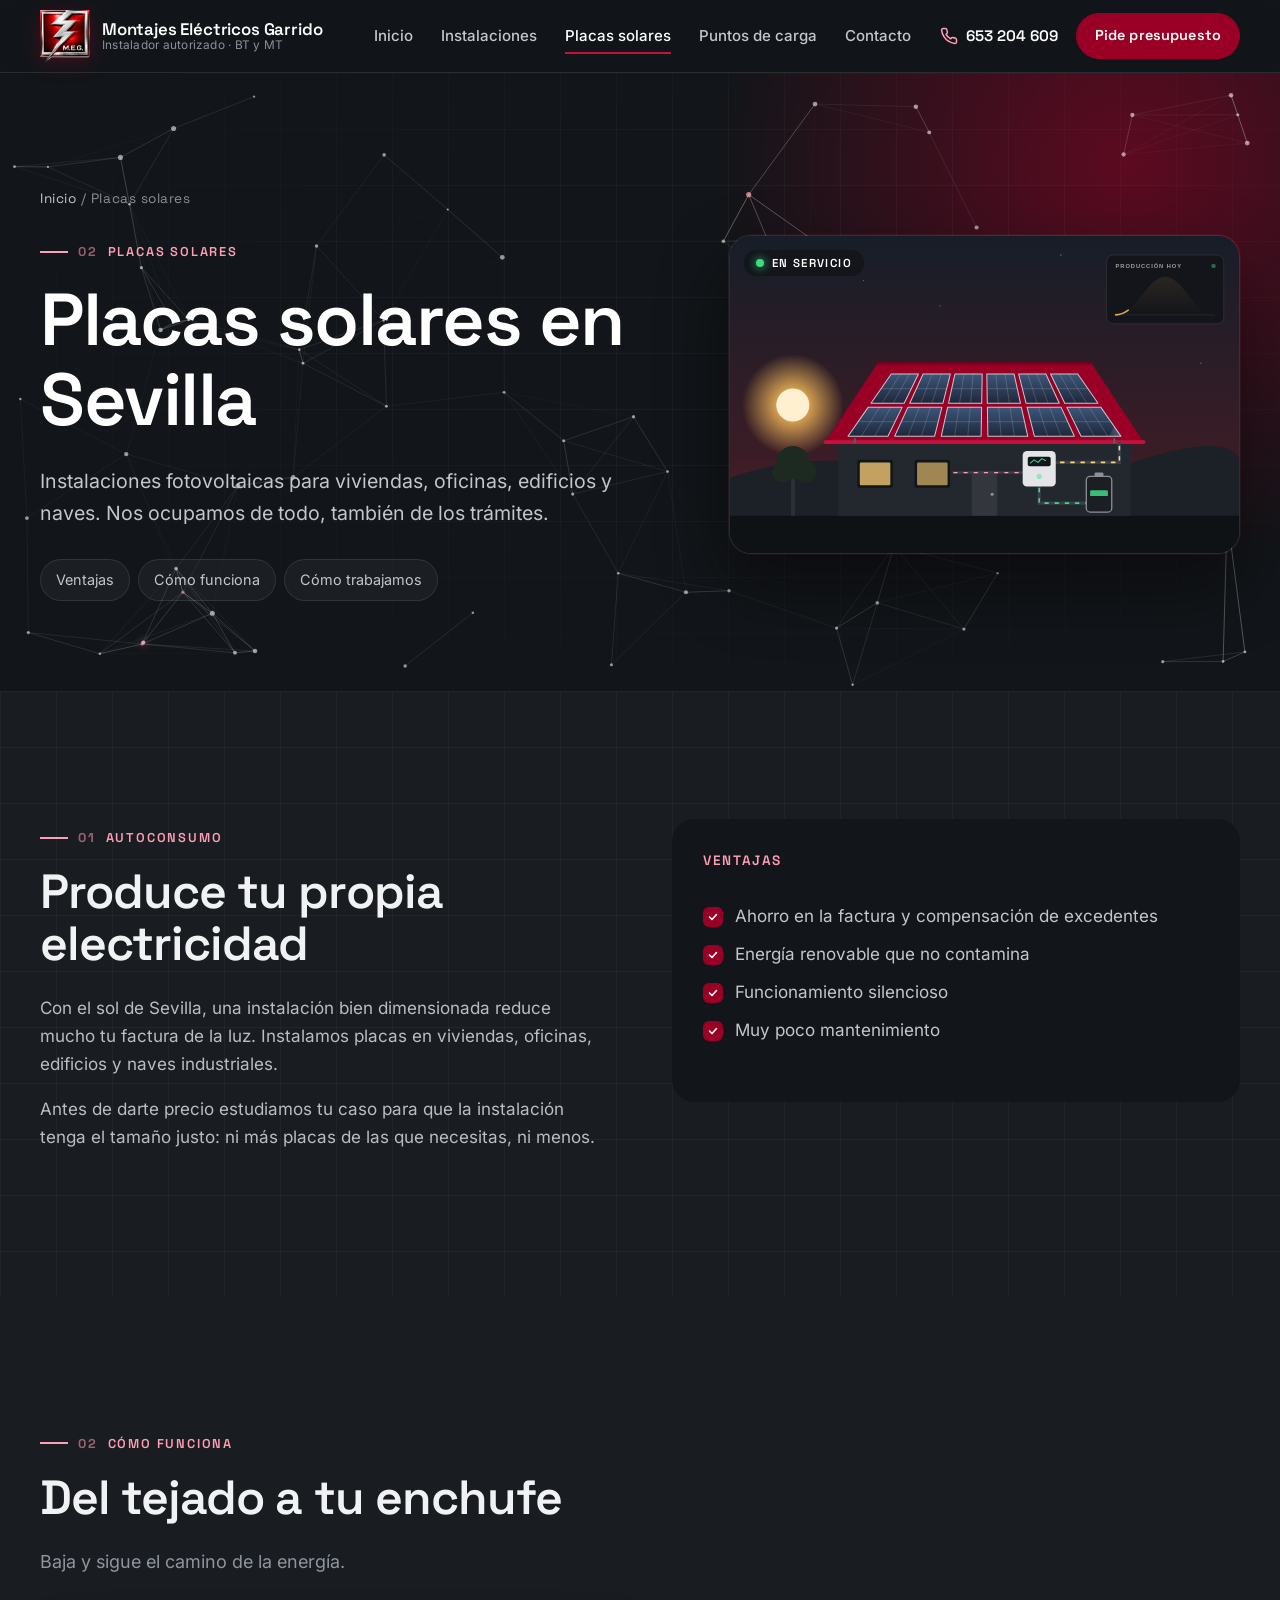
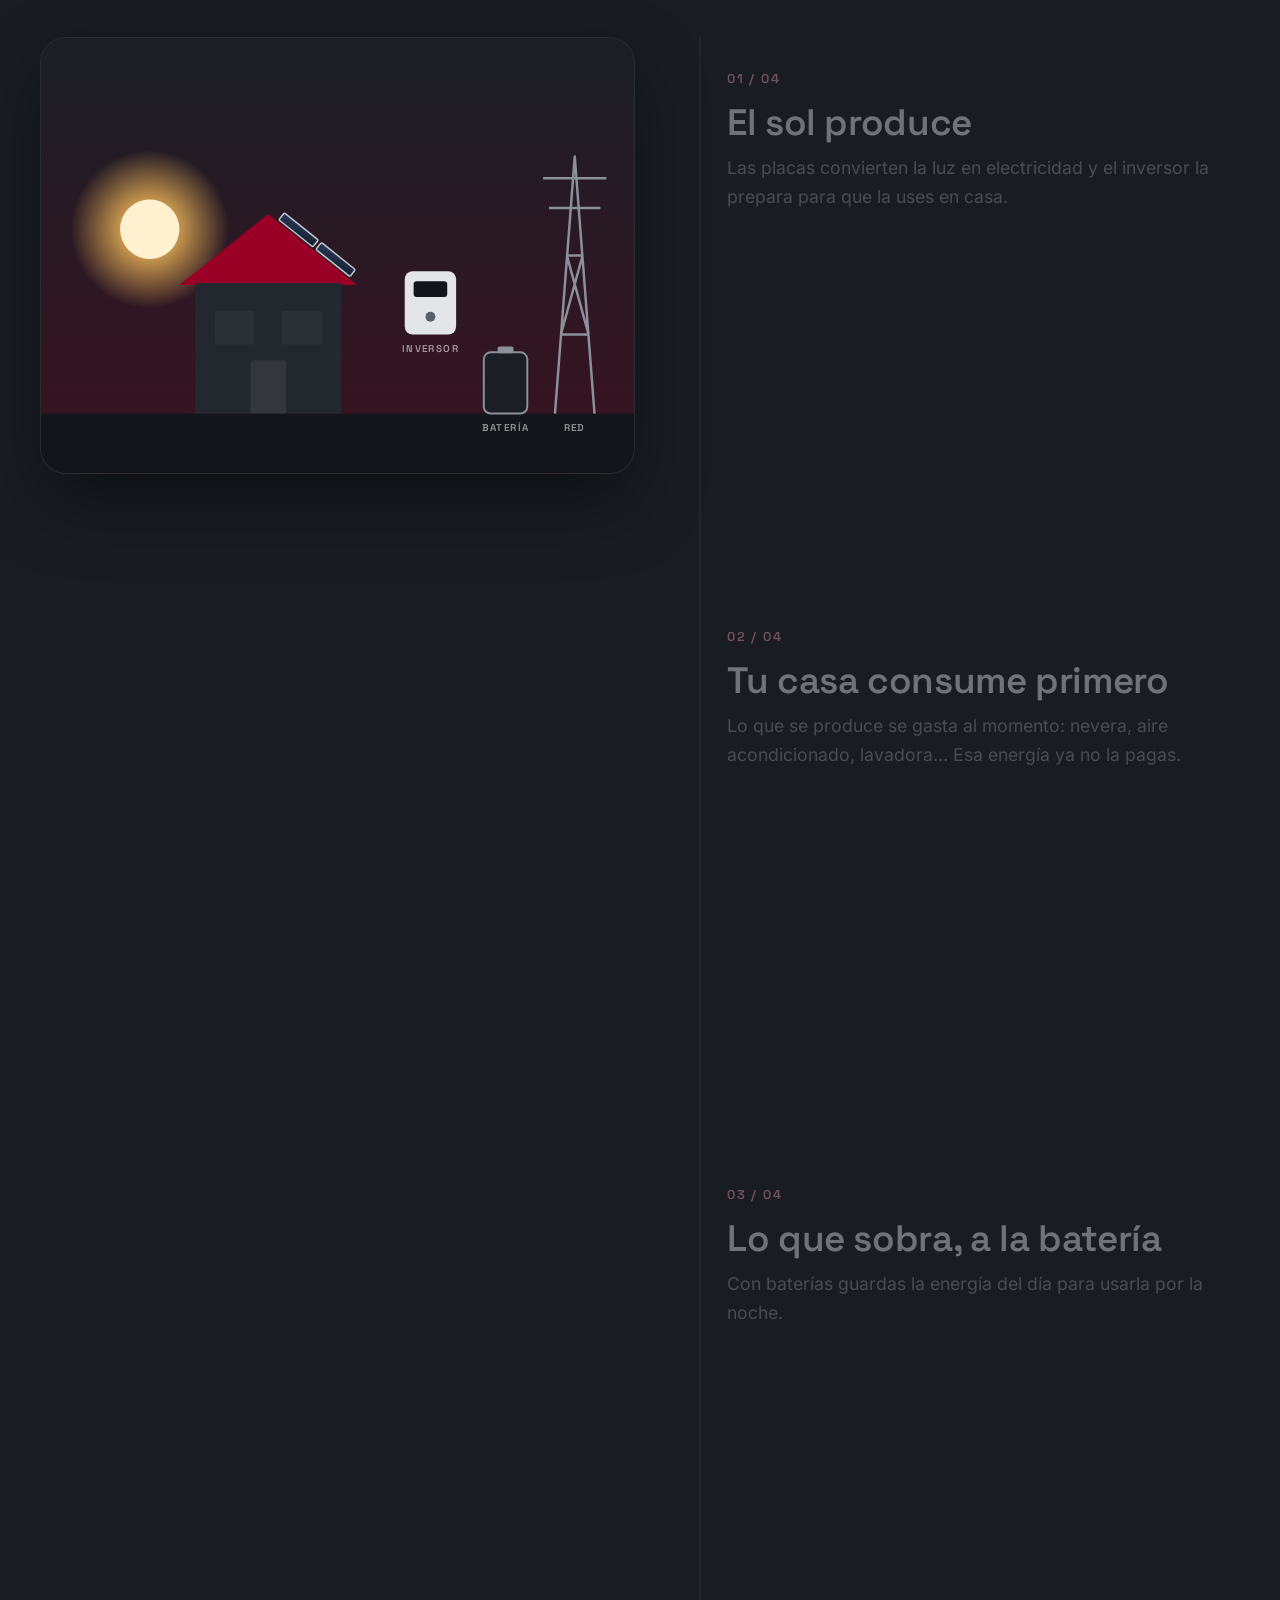
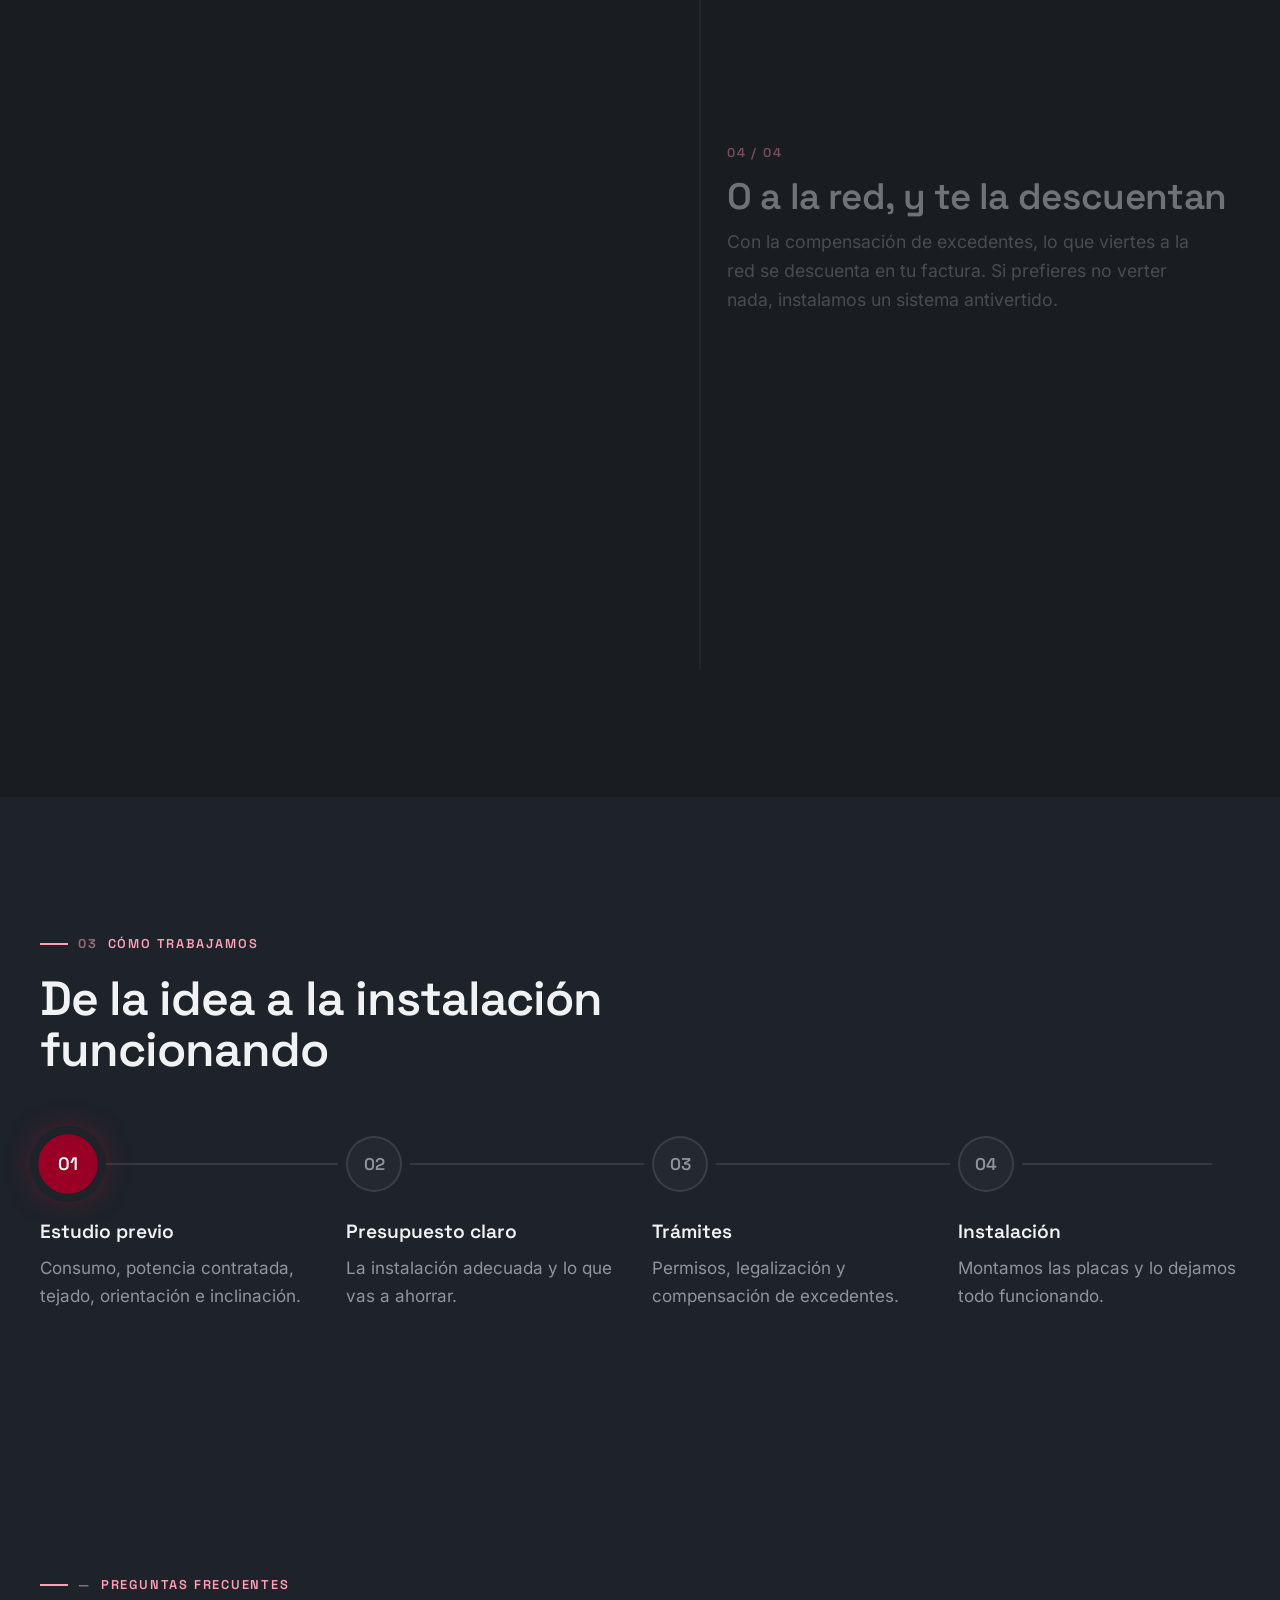
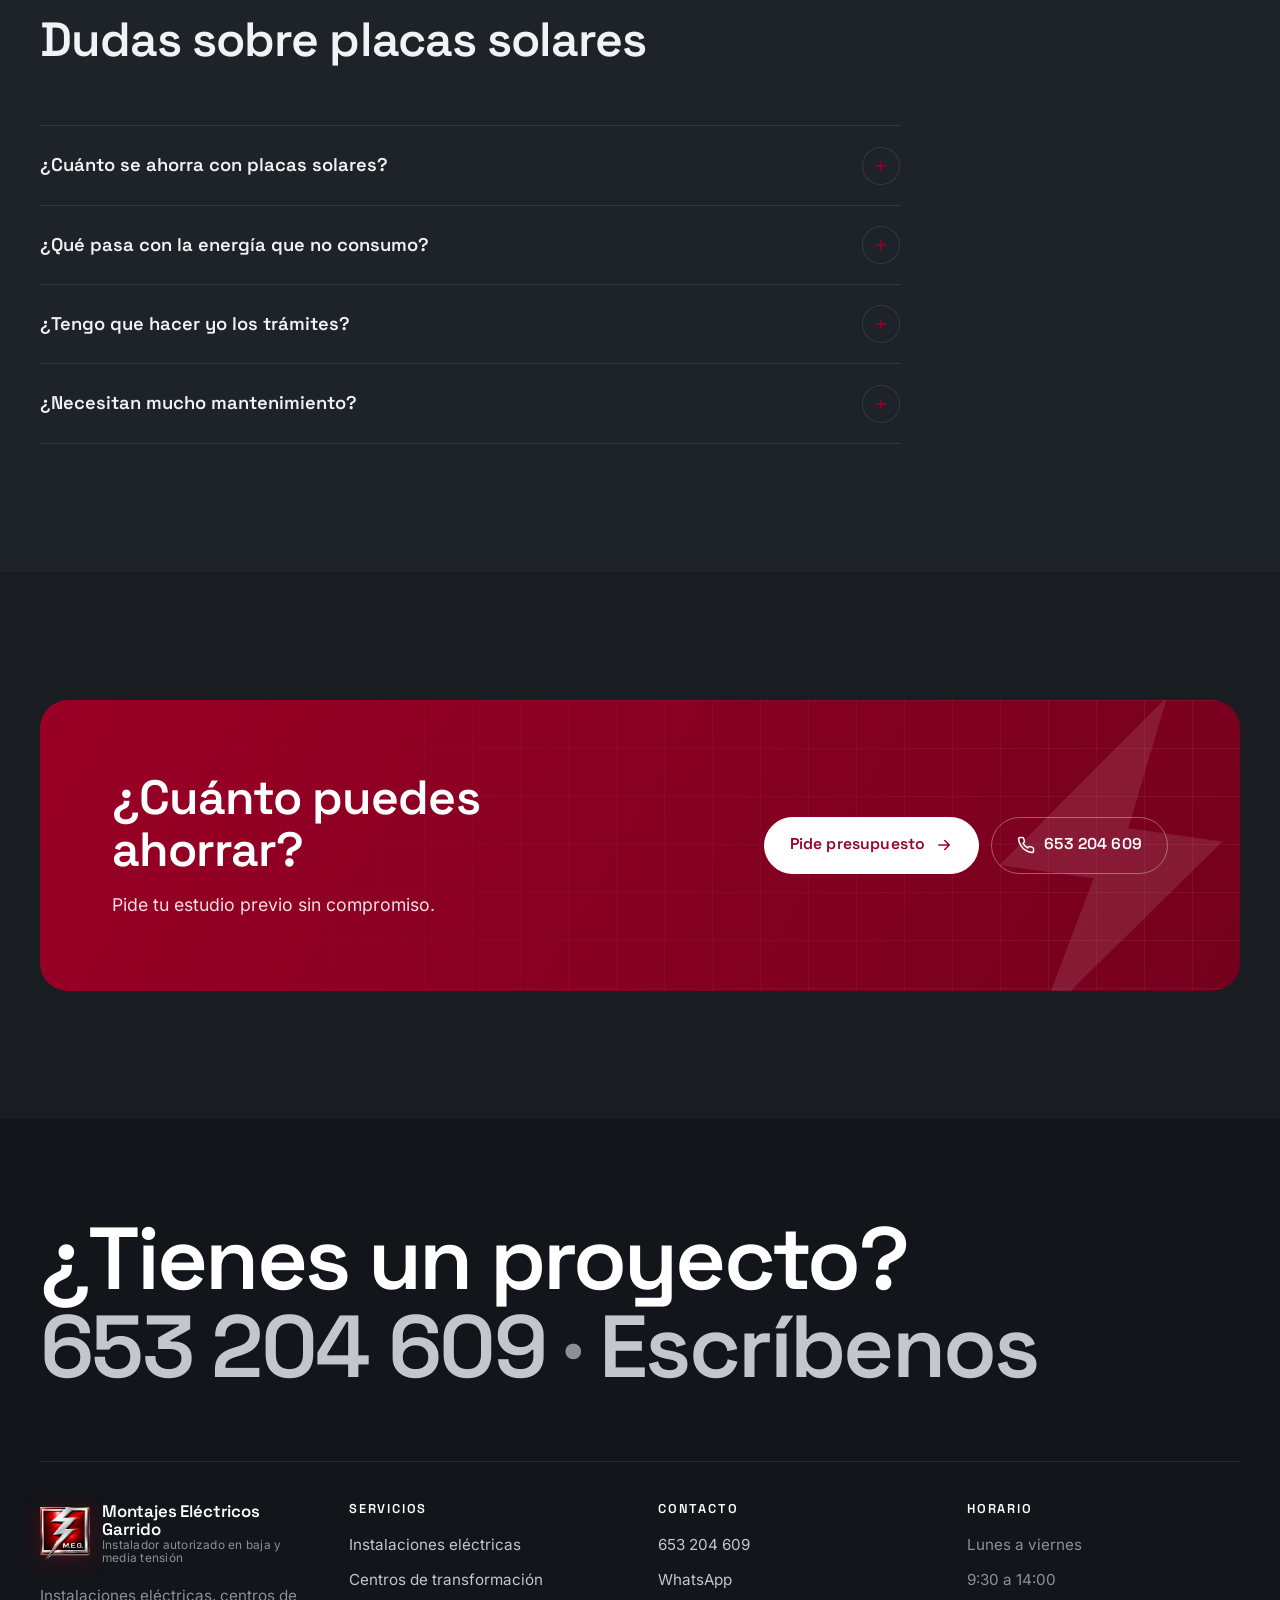
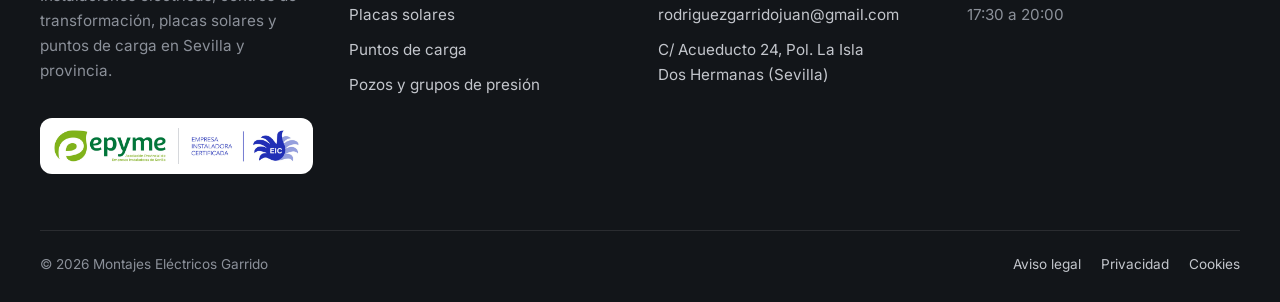
<file: placas-solares.html>
<!DOCTYPE html>
<html lang="es">
<head>
  <meta charset="utf-8">
  <meta name="viewport" content="width=device-width, initial-scale=1">
  <title>Placas solares en Dos Hermanas y Sevilla | Montajes Eléctricos Garrido</title>
  <meta name="description" content="Instalación de placas solares para viviendas, naves y oficinas en Sevilla. Estudio previo, trámites, baterías y compensación de excedentes. Pide presupuesto.">
  <link rel="canonical" href="https://montajeselectricosgarrido.es/placas-solares">
  <meta name="theme-color" content="#121519">
  <meta property="og:type" content="website">
  <meta property="og:locale" content="es_ES">
  <meta property="og:site_name" content="Montajes Eléctricos Garrido">
  <meta property="og:title" content="Placas solares en Dos Hermanas y Sevilla | Montajes Eléctricos Garrido">
  <meta property="og:description" content="Instalación de placas solares para viviendas, naves y oficinas en Sevilla. Estudio previo, trámites, baterías y compensación de excedentes. Pide presupuesto.">
  <meta property="og:url" content="https://montajeselectricosgarrido.es/placas-solares">
  <meta property="og:image" content="https://montajeselectricosgarrido.es/assets/img/logo-completo.jpg">
  <link rel="icon" href="assets/img/favicon-32.png" type="image/png" sizes="32x32">
  <link rel="apple-touch-icon" href="assets/img/apple-touch-icon.png">
  <link rel="preload" href="assets/fonts/space-grotesk.woff2" as="font" type="font/woff2" crossorigin>
  <link rel="preload" href="assets/fonts/inter.woff2" as="font" type="font/woff2" crossorigin>
  <link rel="stylesheet" href="assets/css/styles.css">
  <script type="application/ld+json">{"@context": "https://schema.org", "@type": "Electrician", "@id": "https://montajeselectricosgarrido.es/#empresa", "name": "Montajes Eléctricos Garrido", "alternateName": "MEG", "description": "Instalador eléctrico autorizado en baja y media tensión en Dos Hermanas y Sevilla: instalaciones eléctricas, centros de transformación, placas solares y puntos de carga para coche eléctrico.", "url": "https://montajeselectricosgarrido.es/", "logo": "https://montajeselectricosgarrido.es/assets/img/logo-meg-grande.png", "image": "https://montajeselectricosgarrido.es/assets/img/logo-completo.jpg", "telephone": "+34 653 204 609", "email": "rodriguezgarridojuan@gmail.com", "priceRange": "€€", "address": {"@type": "PostalAddress", "streetAddress": "C/ Acueducto 24, Edificio 3, local 1, Polígono La Isla", "addressLocality": "Dos Hermanas", "addressRegion": "Sevilla", "postalCode": "41703", "addressCountry": "ES"}, "hasMap": "https://maps.app.goo.gl/Z2TkRmnB4gh2JYVn8", "areaServed": ["Dos Hermanas", "Sevilla", "Alcalá de Guadaíra", "Montequinto", "Utrera", "Los Palacios y Villafranca", "Coria del Río", "Provincia de Sevilla"], "openingHoursSpecification": [{"@type": "OpeningHoursSpecification", "dayOfWeek": ["Monday", "Tuesday", "Wednesday", "Thursday", "Friday"], "opens": "09:30", "closes": "14:00"}, {"@type": "OpeningHoursSpecification", "dayOfWeek": ["Monday", "Tuesday", "Wednesday", "Thursday", "Friday"], "opens": "17:30", "closes": "20:00"}]}</script>
  <script type="application/ld+json">{"@context": "https://schema.org", "@type": "BreadcrumbList", "itemListElement": [{"@type": "ListItem", "position": 1, "name": "Inicio", "item": "https://montajeselectricosgarrido.es/"}, {"@type": "ListItem", "position": 2, "name": "Placas solares", "item": "https://montajeselectricosgarrido.es/placas-solares"}]}</script>
  <script type="application/ld+json">{"@context": "https://schema.org", "@type": "FAQPage", "mainEntity": [{"@type": "Question", "name": "¿Cuánto se ahorra con placas solares?", "acceptedAnswer": {"@type": "Answer", "text": "Depende de tu consumo, de la potencia contratada y del tejado. Por eso hacemos un estudio previo antes del presupuesto: así sabrás cuánto vas a ahorrar antes de decidir."}}, {"@type": "Question", "name": "¿Qué pasa con la energía que no consumo?", "acceptedAnswer": {"@type": "Answer", "text": "Tienes tres opciones: guardarla en baterías para usarla por la noche, verterla a la red y que te la descuenten en la factura (compensación de excedentes) o instalar un sistema antivertido."}}, {"@type": "Question", "name": "¿Tengo que hacer yo los trámites?", "acceptedAnswer": {"@type": "Answer", "text": "No. Nos encargamos de los permisos, la legalización y la compensación de excedentes con la compañía."}}, {"@type": "Question", "name": "¿Necesitan mucho mantenimiento?", "acceptedAnswer": {"@type": "Answer", "text": "Muy poco: una limpieza de los paneles de vez en cuando y una revisión periódica de la instalación."}}]}</script>
</head>
<body>
  <a class="saltar" href="#contenido">Saltar al contenido</a>

  <header class="cabecera">
    <div class="contenedor">
      <a class="marca" href="index.html" aria-label="Montajes Eléctricos Garrido, ir al inicio">
        <img class="marca__logo" src="assets/img/logo-meg.webp" alt="" width="50" height="53">
        <span class="marca__texto">
          <span class="marca__nombre">Montajes Eléctricos Garrido</span>
          <span class="marca__lema">Instalador autorizado · BT y MT</span>
        </span>
      </a>

      <button class="boton-menu" type="button" aria-expanded="false" aria-controls="menu" aria-label="Abrir menú"><svg viewBox="0 0 24 24" fill="none" stroke="currentColor" stroke-width="2" stroke-linecap="round" aria-hidden="true"><path d="M3 6h18M3 12h18M3 18h18"/></svg></button>

      <nav class="menu" id="menu" aria-label="Menú principal">
        <ul>
          <li><a href="index.html">Inicio</a></li>
          <li><a href="instalaciones-electricas.html">Instalaciones</a></li>
          <li><a href="placas-solares.html" aria-current="page">Placas solares</a></li>
          <li><a href="puntos-de-carga.html">Puntos de carga</a></li>
          <li><a href="contacto.html">Contacto</a></li>
        </ul>
        <a class="menu__tel" href="tel:+34653204609"><svg viewBox="0 0 24 24" fill="none" stroke="currentColor" stroke-width="2" stroke-linecap="round" stroke-linejoin="round" aria-hidden="true"><path d="M22 16.9v3a2 2 0 0 1-2.2 2 19.8 19.8 0 0 1-8.6-3.1 19.5 19.5 0 0 1-6-6A19.8 19.8 0 0 1 2.1 4.2 2 2 0 0 1 4.1 2h3a2 2 0 0 1 2 1.7c.1.9.4 1.8.7 2.7a2 2 0 0 1-.5 2.1L8 9.8a16 16 0 0 0 6 6l1.3-1.3a2 2 0 0 1 2.1-.4c.9.3 1.8.6 2.7.7a2 2 0 0 1 1.7 2z"/></svg>653 204 609</a>
        <a class="boton" href="contacto.html#presupuesto">Pide presupuesto</a>
      </nav>
    </div>
  </header>

  <main id="contenido">
    <section class="cabecera-pagina">
      <div class="contenedor">
        <div class="cabecera-pagina__rejilla">
          <div>
        <nav class="migas" aria-label="Ruta"><a href="index.html">Inicio</a> / <span>Placas solares</span></nav>
        <span class="antetitulo"><b>02</b> Placas solares</span>
        <h1>Placas solares en Sevilla</h1>
        <p>Instalaciones fotovoltaicas para viviendas, oficinas, edificios y naves. Nos ocupamos de todo, también de los trámites.</p>
        <ul class="atajos"><li><a href="#ventajas">Ventajas</a></li><li><a href="#como-funciona">Cómo funciona</a></li><li><a href="#proceso">Cómo trabajamos</a></li></ul>
          </div>
          <figure class="cabecera-pagina__foto">
            <img src="assets/img/cabeceras/placas-solares.svg" alt="Tejado con placas solares mientras el sol recorre el cielo y la producción del día sube" width="800" height="500">
            <figcaption class="foto-chip"><i></i>En servicio</figcaption>
          </figure>
        </div>
      </div>
    </section>

    <section class="seccion plano" id="ventajas">
      <div class="contenedor rejilla rejilla--2">
        <div>
          <span class="antetitulo"><b>01</b> Autoconsumo</span>
          <h2>Produce tu propia electricidad</h2>
          <p>Con el sol de Sevilla, una instalación bien dimensionada reduce mucho tu factura de la luz. Instalamos placas en viviendas, oficinas, edificios y naves industriales.</p>
          <p>Antes de darte precio estudiamos tu caso para que la instalación tenga el tamaño justo: ni más placas de las que necesitas, ni menos.</p>
        </div>
        <div class="tarjeta tarjeta--oscura">
          <span class="tarjeta__num">VENTAJAS</span>
          <ul class="lista-check">
            <li>Ahorro en la factura y compensación de excedentes</li>
            <li>Energía renovable que no contamina</li>
            <li>Funcionamiento silencioso</li>
            <li>Muy poco mantenimiento</li>
          </ul>
        </div>
      </div>
    </section>

    <section class="seccion flujo" id="como-funciona">
      <div class="contenedor">
        <div class="seccion__cabeza">
          <span class="antetitulo"><b>02</b> Cómo funciona</span>
          <h2>Del tejado a tu enchufe</h2>
          <p>Baja y sigue el camino de la energía.</p>
        </div>
        <div class="flujo__rejilla">
          <div class="flujo__escena">
            <div class="flujo__marco">
              <svg viewBox="0 0 600 440" class="flujo__svg" aria-hidden="true">
              <defs>
                <linearGradient id="fl-cielo" x1="0" y1="0" x2="0" y2="1"><stop offset="0" stop-color="#1b1f26"/><stop offset="1" stop-color="#3a1220"/></linearGradient>
                <radialGradient id="fl-sol" cx=".5" cy=".5" r=".5"><stop offset="0" stop-color="#ffe3a3"/><stop offset=".4" stop-color="#ffc35c" stop-opacity=".7"/><stop offset="1" stop-color="#ffc35c" stop-opacity="0"/></radialGradient>
                <linearGradient id="fl-panel" x1="0" y1="0" x2="1" y2="1"><stop offset="0" stop-color="#2b3c5a"/><stop offset="1" stop-color="#121c2e"/></linearGradient>
              </defs>
              <rect x="0" y="0" width="600" height="440" rx="18" fill="url(#fl-cielo)"/>
              <g class="flujo__sol">
                <circle cx="110" cy="96" r="80" fill="url(#fl-sol)"/>
                <circle cx="110" cy="96" r="30" fill="#fff1cf"/>
              </g>
              <g class="flujo__rayos" stroke="#ffd27a" stroke-width="2.5" stroke-linecap="round" stroke-dasharray="6 10">
                <path d="M146 112 L 262 196"/><path d="M134 124 L 238 186"/><path d="M152 100 L 290 214"/>
              </g>
              <rect x="0" y="380" width="600" height="60" fill="#121519"/>
              <!-- casa -->
              <path d="M140 250 L 230 178 L 320 250 Z" fill="#9a0026"/>
              <g transform="rotate(38.66 230 178)">
                <rect x="242" y="167" width="44" height="9" rx="1.5" fill="url(#fl-panel)" stroke="#c3c6cc" stroke-width="1.5" class="flujo__panel"/>
                <rect x="290" y="167" width="44" height="9" rx="1.5" fill="url(#fl-panel)" stroke="#c3c6cc" stroke-width="1.5" class="flujo__panel"/>
              </g>
              <rect x="156" y="248" width="148" height="132" fill="#23282f"/>
              <rect x="176" y="276" width="40" height="34" rx="3" class="flujo__ventana"/>
              <rect x="244" y="276" width="40" height="34" rx="3" class="flujo__ventana"/>
              <rect x="212" y="326" width="36" height="54" rx="3" fill="#33373d"/>
              <!-- inversor -->
              <rect x="368" y="236" width="52" height="64" rx="8" fill="#e4e5e8"/>
              <rect x="377" y="246" width="34" height="16" rx="3" fill="#121519"/>
              <circle cx="394" cy="282" r="5" class="flujo__led"/>
              <text x="394" y="318" class="flujo__rotulo">INVERSOR</text>
              <!-- bateria -->
              <rect x="448" y="318" width="44" height="62" rx="7" fill="#1b1f24" stroke="#8b9099" stroke-width="2"/>
              <rect x="462" y="312" width="16" height="7" rx="2" fill="#8b9099"/>
              <rect x="453" y="323" width="34" height="52" rx="4" class="flujo__carga"/>
              <text x="470" y="398" class="flujo__rotulo">BATERÍA</text>
              <!-- red -->
              <g class="flujo__torre" fill="none" stroke="#8b9099" stroke-width="2.5" stroke-linejoin="round">
                <path d="M520 380 L 540 120 L 560 380 M526 300 H 554 M532 220 H 548 M526 300 L 548 220 M554 300 L 532 220"/>
                <path d="M508 142 H 572 M514 172 H 566"/>
              </g>
              <text x="540" y="398" class="flujo__rotulo">RED</text>
              <path d="M314 234 C 336 230, 352 238, 368 254" pathLength="1" class="flujo__linea" data-paso="0"/><path d="M314 234 C 336 230, 352 238, 368 254" pathLength="1" class="flujo__corriente" data-paso="0"/><path d="M394 300 V 336 H 304" pathLength="1" class="flujo__linea" data-paso="1"/><path d="M394 300 V 336 H 304" pathLength="1" class="flujo__corriente" data-paso="1"/><path d="M420 286 H 470 V 318" pathLength="1" class="flujo__linea" data-paso="2"/><path d="M420 286 H 470 V 318" pathLength="1" class="flujo__corriente" data-paso="2"/><path d="M404 236 C 420 180, 470 150, 508 142" pathLength="1" class="flujo__linea" data-paso="3"/><path d="M404 236 C 420 180, 470 150, 508 142" pathLength="1" class="flujo__corriente" data-paso="3"/>
            </svg>
            </div>
          </div>
          <div class="flujo__pasos">
            <article class="fpaso" data-i="0">
              <span class="fpaso__num">01 / 04</span>
              <h3>El sol produce</h3>
              <p>Las placas convierten la luz en electricidad y el inversor la prepara para que la uses en casa.</p>
            </article>
            <article class="fpaso" data-i="1">
              <span class="fpaso__num">02 / 04</span>
              <h3>Tu casa consume primero</h3>
              <p>Lo que se produce se gasta al momento: nevera, aire acondicionado, lavadora… Esa energía ya no la pagas.</p>
            </article>
            <article class="fpaso" data-i="2">
              <span class="fpaso__num">03 / 04</span>
              <h3>Lo que sobra, a la batería</h3>
              <p>Con baterías guardas la energía del día para usarla por la noche.</p>
            </article>
            <article class="fpaso" data-i="3">
              <span class="fpaso__num">04 / 04</span>
              <h3>O a la red, y te la descuentan</h3>
              <p>Con la compensación de excedentes, lo que viertes a la red se descuenta en tu factura. Si prefieres no verter nada, instalamos un sistema antivertido.</p>
            </article>
          </div>
        </div>
      </div>
    </section>

    <section class="seccion seccion--gris" id="proceso">
      <div class="contenedor">
        <div class="seccion__cabeza">
          <span class="antetitulo"><b>03</b> Cómo trabajamos</span>
          <h2>De la idea a la instalación funcionando</h2>
        </div>
        <ol class="proceso">
          <li><strong>Estudio previo</strong><p>Consumo, potencia contratada, tejado, orientación e inclinación.</p></li>
          <li><strong>Presupuesto claro</strong><p>La instalación adecuada y lo que vas a ahorrar.</p></li>
          <li><strong>Trámites</strong><p>Permisos, legalización y compensación de excedentes.</p></li>
          <li><strong>Instalación</strong><p>Montamos las placas y lo dejamos todo funcionando.</p></li>
        </ol>
      </div>
    </section>


    <section class="seccion seccion--gris">
      <div class="contenedor">
        <div class="seccion__cabeza">
          <span class="antetitulo"><b>—</b> Preguntas frecuentes</span>
          <h2>Dudas sobre placas solares</h2>
        </div>
        <div class="faq">
          <details>
            <summary>¿Cuánto se ahorra con placas solares?</summary>
            <p>Depende de tu consumo, de la potencia contratada y del tejado. Por eso hacemos un estudio previo antes del presupuesto: así sabrás cuánto vas a ahorrar antes de decidir.</p>
          </details>
          <details>
            <summary>¿Qué pasa con la energía que no consumo?</summary>
            <p>Tienes tres opciones: guardarla en baterías para usarla por la noche, verterla a la red y que te la descuenten en la factura (compensación de excedentes) o instalar un sistema antivertido.</p>
          </details>
          <details>
            <summary>¿Tengo que hacer yo los trámites?</summary>
            <p>No. Nos encargamos de los permisos, la legalización y la compensación de excedentes con la compañía.</p>
          </details>
          <details>
            <summary>¿Necesitan mucho mantenimiento?</summary>
            <p>Muy poco: una limpieza de los paneles de vez en cuando y una revisión periódica de la instalación.</p>
          </details>
        </div>
      </div>
    </section>

    <section class="seccion">
      <div class="contenedor">
        <div class="cta">
          <div>
            <h2>¿Cuánto puedes ahorrar?</h2>
            <p>Pide tu estudio previo sin compromiso.</p>
          </div>
          <div class="cta__acciones">
            <a class="boton boton--blanco" href="contacto.html#presupuesto">Pide presupuesto <svg class="flecha" viewBox="0 0 24 24" fill="none" stroke="currentColor" stroke-width="2" stroke-linecap="round" stroke-linejoin="round" aria-hidden="true"><path d="M5 12h14M13 6l6 6-6 6"/></svg></a>
            <a class="boton boton--claro" href="tel:+34653204609"><svg viewBox="0 0 24 24" fill="none" stroke="currentColor" stroke-width="2" stroke-linecap="round" stroke-linejoin="round" aria-hidden="true"><path d="M22 16.9v3a2 2 0 0 1-2.2 2 19.8 19.8 0 0 1-8.6-3.1 19.5 19.5 0 0 1-6-6A19.8 19.8 0 0 1 2.1 4.2 2 2 0 0 1 4.1 2h3a2 2 0 0 1 2 1.7c.1.9.4 1.8.7 2.7a2 2 0 0 1-.5 2.1L8 9.8a16 16 0 0 0 6 6l1.3-1.3a2 2 0 0 1 2.1-.4c.9.3 1.8.6 2.7.7a2 2 0 0 1 1.7 2z"/></svg>653 204 609</a>
          </div>
        </div>
      </div>
    </section>

  </main>

  <footer class="pie">
    <div class="contenedor">
      <p class="pie__grande">¿Tienes un proyecto?<br><a href="tel:+34653204609">653 204 609</a> <span>·</span> <a href="contacto.html#presupuesto">Escríbenos</a></p>
      <div class="pie__rejilla">
        <div>
          <a class="marca" href="index.html" aria-label="Montajes Eléctricos Garrido, ir al inicio">
            <img class="marca__logo" src="assets/img/logo-meg.webp" alt="" width="50" height="53" loading="lazy">
            <span class="marca__texto">
              <span class="marca__nombre">Montajes Eléctricos Garrido</span>
              <span class="marca__lema">Instalador autorizado en baja y media tensión</span>
            </span>
          </a>
          <p style="margin-top:18px">Instalaciones eléctricas, centros de transformación, placas solares y puntos de carga en Sevilla y provincia.</p>
          <div class="sello sello--pie"><img src="assets/img/sello-epyme.png" alt="Epyme, Asociación Provincial de Empresas Instaladoras de Sevilla" width="390" height="112" loading="lazy"><i></i><img src="assets/img/sello-eic.png" alt="Empresa Instaladora Certificada (EIC)" width="377" height="112" loading="lazy"></div>
        </div>
        <div>
          <h3>Servicios</h3>
          <ul>
            <li><a href="instalaciones-electricas.html">Instalaciones eléctricas</a></li>
            <li><a href="instalaciones-electricas.html#centros-de-transformacion">Centros de transformación</a></li>
            <li><a href="placas-solares.html">Placas solares</a></li>
            <li><a href="puntos-de-carga.html">Puntos de carga</a></li>
            <li><a href="instalaciones-electricas.html#pozos">Pozos y grupos de presión</a></li>
          </ul>
        </div>
        <div>
          <h3>Contacto</h3>
          <ul>
            <li><a href="tel:+34653204609">653 204 609</a></li>
            <li><a href="https://wa.me/34653204609?text=Hola%2C%20quer%C3%ADa%20pedir%20un%20presupuesto." target="_blank" rel="noopener">WhatsApp</a></li>
            <li><a href="mailto:rodriguezgarridojuan@gmail.com">rodriguezgarridojuan@gmail.com</a></li>
            <li><a href="https://maps.app.goo.gl/Z2TkRmnB4gh2JYVn8" target="_blank" rel="noopener">C/ Acueducto 24, Pol. La Isla<br>Dos Hermanas (Sevilla)</a></li>
          </ul>
        </div>
        <div>
          <h3>Horario</h3>
          <ul>
            <li>Lunes a viernes</li>
            <li>9:30 a 14:00</li>
            <li>17:30 a 20:00</li>
          </ul>
        </div>
      </div>
      <div class="pie__legal">
        <span>© <span data-anio>2026</span> Montajes Eléctricos Garrido</span>
        <ul>
          <li><a href="aviso-legal.html">Aviso legal</a></li>
          <li><a href="privacidad.html">Privacidad</a></li>
          <li><a href="cookies.html">Cookies</a></li>
        </ul>
      </div>
    </div>
  </footer>

  <nav class="acciones-movil" aria-label="Contacto rápido">
    <a class="llamar" href="tel:+34653204609"><svg viewBox="0 0 24 24" fill="none" stroke="currentColor" stroke-width="2" stroke-linecap="round" stroke-linejoin="round" aria-hidden="true"><path d="M22 16.9v3a2 2 0 0 1-2.2 2 19.8 19.8 0 0 1-8.6-3.1 19.5 19.5 0 0 1-6-6A19.8 19.8 0 0 1 2.1 4.2 2 2 0 0 1 4.1 2h3a2 2 0 0 1 2 1.7c.1.9.4 1.8.7 2.7a2 2 0 0 1-.5 2.1L8 9.8a16 16 0 0 0 6 6l1.3-1.3a2 2 0 0 1 2.1-.4c.9.3 1.8.6 2.7.7a2 2 0 0 1 1.7 2z"/></svg>Llamar</a>
    <a class="whatsapp" href="https://wa.me/34653204609?text=Hola%2C%20quer%C3%ADa%20pedir%20un%20presupuesto." target="_blank" rel="noopener"><svg viewBox="0 0 24 24" fill="currentColor" aria-hidden="true"><path d="M17.5 14.4c-.3-.1-1.7-.8-2-.9-.3-.1-.5-.1-.7.1-.2.3-.8.9-.9 1.1-.2.2-.3.2-.6.1-.3-.1-1.2-.5-2.3-1.4-.9-.8-1.4-1.7-1.6-2-.2-.3 0-.5.1-.6l.4-.5c.2-.2.2-.3.3-.5.1-.2 0-.4 0-.5l-.9-2.2c-.2-.6-.5-.5-.7-.5h-.6c-.2 0-.5.1-.8.4-.3.3-1 1-1 2.4s1 2.8 1.2 3c.1.2 2 3.1 4.9 4.3.7.3 1.2.5 1.7.6.7.2 1.3.2 1.8.1.6-.1 1.7-.7 1.9-1.4.2-.7.2-1.2.2-1.4-.1-.1-.3-.2-.6-.3zM12 21.8c-1.8 0-3.5-.5-5-1.4l-.4-.2-3.7 1 1-3.6-.2-.4A9.8 9.8 0 1 1 12 21.8zm8.4-18.2A11.8 11.8 0 0 0 1.7 17.9L0 24l6.3-1.6A11.8 11.8 0 0 0 23.8 12c0-3.2-1.2-6.1-3.4-8.4z"/></svg>WhatsApp</a>
    <a class="presupuesto" href="contacto.html#presupuesto"><svg viewBox="0 0 24 24" fill="none" stroke="currentColor" stroke-width="2" stroke-linecap="round" stroke-linejoin="round" aria-hidden="true"><path d="M14 2H6a2 2 0 0 0-2 2v16a2 2 0 0 0 2 2h12a2 2 0 0 0 2-2V8z"/><path d="M14 2v6h6M8 13h8M8 17h5"/></svg>Presupuesto</a>
  </nav>

  <script src="assets/js/main.js" defer></script>
  <script src="assets/js/efectos.js" defer></script>
</body>
</html>
</file>
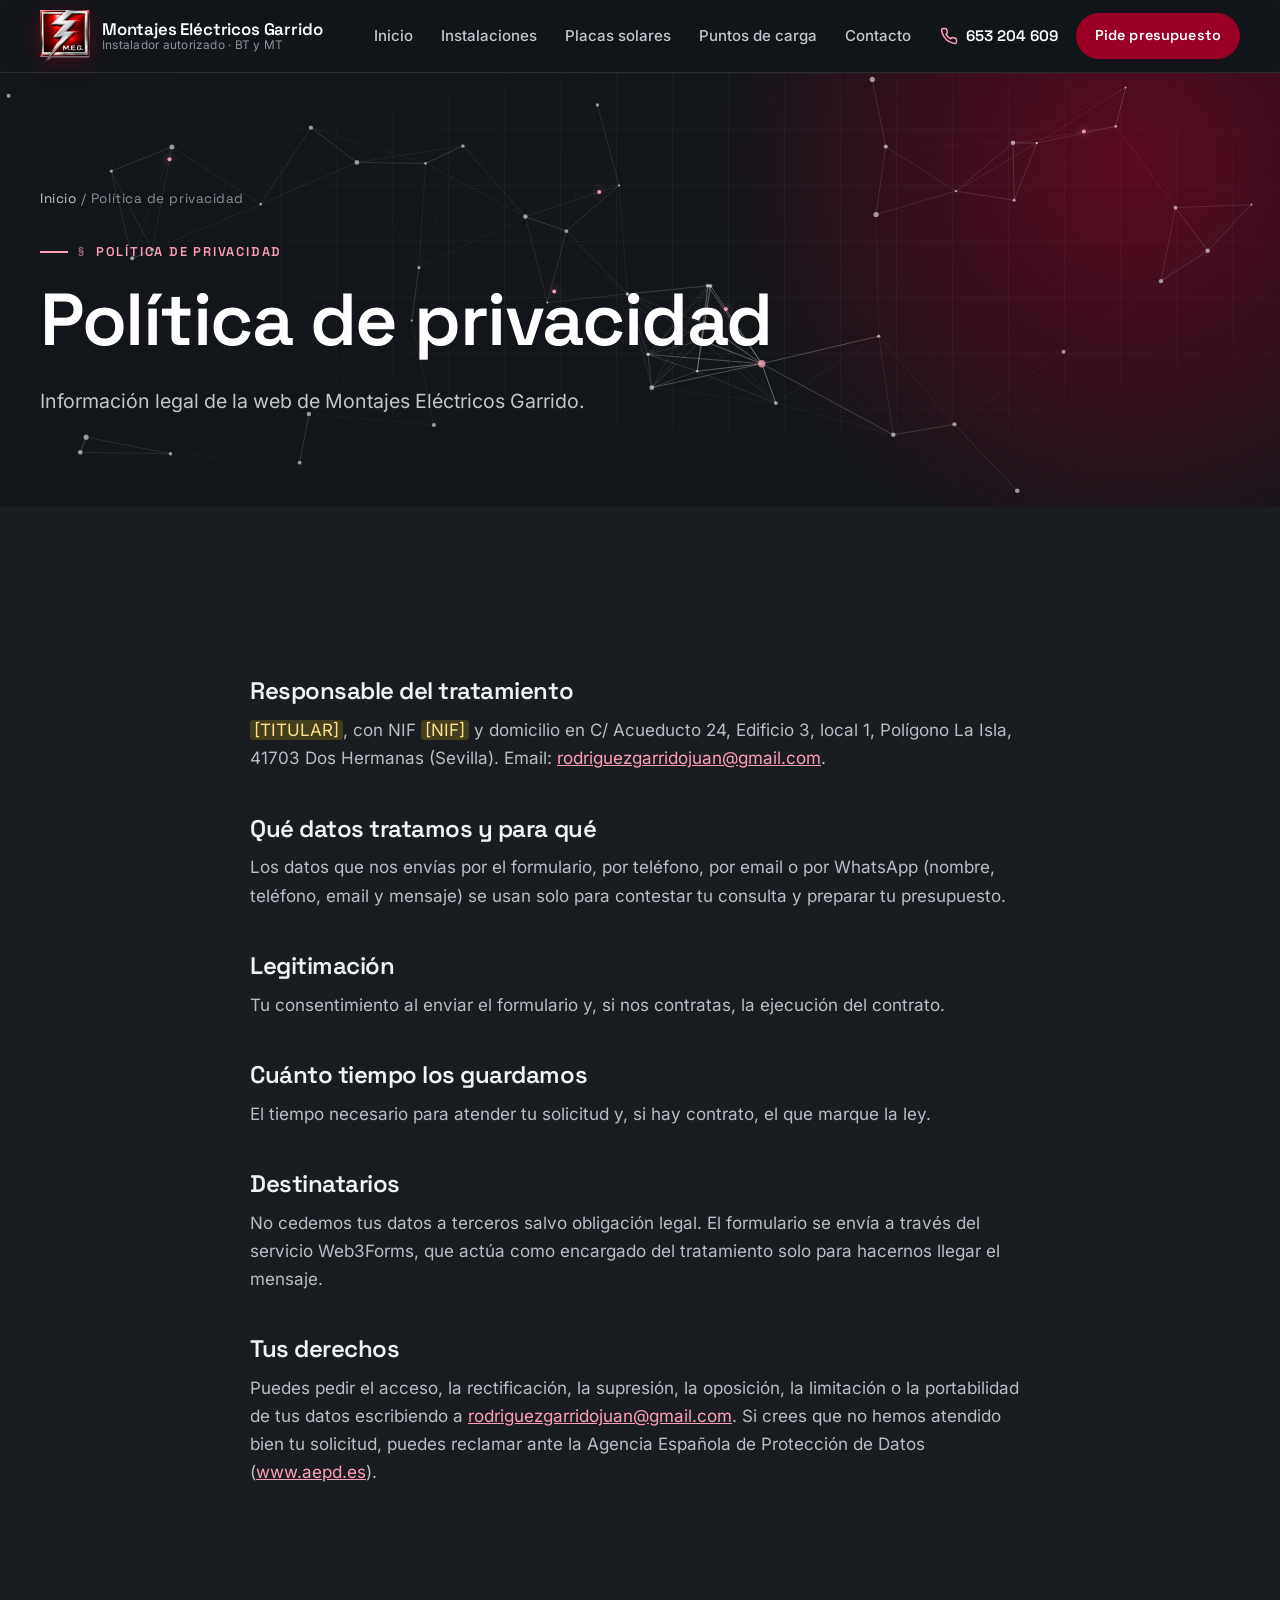
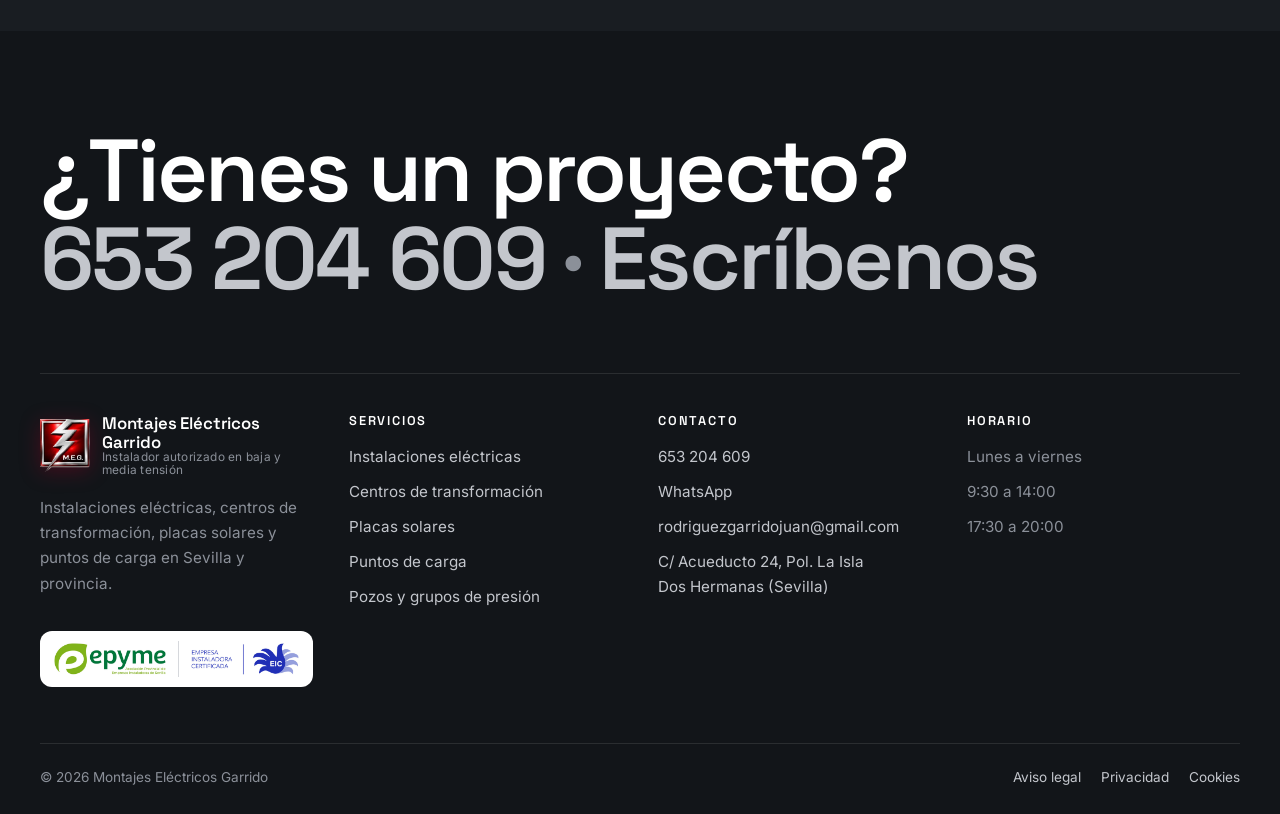
<file: privacidad.html>
<!DOCTYPE html>
<html lang="es">
<head>
  <meta charset="utf-8">
  <meta name="viewport" content="width=device-width, initial-scale=1">
  <title>Política de privacidad | Montajes Eléctricos Garrido</title>
  <meta name="description" content="Política de privacidad de la web de Montajes Eléctricos Garrido.">
  <meta name="robots" content="noindex, follow">
  <link rel="canonical" href="https://montajeselectricosgarrido.es/privacidad">
  <meta name="theme-color" content="#121519">
  <meta property="og:type" content="website">
  <meta property="og:locale" content="es_ES">
  <meta property="og:site_name" content="Montajes Eléctricos Garrido">
  <meta property="og:title" content="Política de privacidad | Montajes Eléctricos Garrido">
  <meta property="og:description" content="Política de privacidad de la web de Montajes Eléctricos Garrido.">
  <meta property="og:url" content="https://montajeselectricosgarrido.es/privacidad">
  <meta property="og:image" content="https://montajeselectricosgarrido.es/assets/img/logo-completo.jpg">
  <link rel="icon" href="assets/img/favicon-32.png" type="image/png" sizes="32x32">
  <link rel="apple-touch-icon" href="assets/img/apple-touch-icon.png">
  <link rel="preload" href="assets/fonts/space-grotesk.woff2" as="font" type="font/woff2" crossorigin>
  <link rel="preload" href="assets/fonts/inter.woff2" as="font" type="font/woff2" crossorigin>
  <link rel="stylesheet" href="assets/css/styles.css">
  <script type="application/ld+json">{"@context": "https://schema.org", "@type": "Electrician", "@id": "https://montajeselectricosgarrido.es/#empresa", "name": "Montajes Eléctricos Garrido", "alternateName": "MEG", "description": "Instalador eléctrico autorizado en baja y media tensión en Dos Hermanas y Sevilla: instalaciones eléctricas, centros de transformación, placas solares y puntos de carga para coche eléctrico.", "url": "https://montajeselectricosgarrido.es/", "logo": "https://montajeselectricosgarrido.es/assets/img/logo-meg-grande.png", "image": "https://montajeselectricosgarrido.es/assets/img/logo-completo.jpg", "telephone": "+34 653 204 609", "email": "rodriguezgarridojuan@gmail.com", "priceRange": "€€", "address": {"@type": "PostalAddress", "streetAddress": "C/ Acueducto 24, Edificio 3, local 1, Polígono La Isla", "addressLocality": "Dos Hermanas", "addressRegion": "Sevilla", "postalCode": "41703", "addressCountry": "ES"}, "hasMap": "https://maps.app.goo.gl/Z2TkRmnB4gh2JYVn8", "areaServed": ["Dos Hermanas", "Sevilla", "Alcalá de Guadaíra", "Montequinto", "Utrera", "Los Palacios y Villafranca", "Coria del Río", "Provincia de Sevilla"], "openingHoursSpecification": [{"@type": "OpeningHoursSpecification", "dayOfWeek": ["Monday", "Tuesday", "Wednesday", "Thursday", "Friday"], "opens": "09:30", "closes": "14:00"}, {"@type": "OpeningHoursSpecification", "dayOfWeek": ["Monday", "Tuesday", "Wednesday", "Thursday", "Friday"], "opens": "17:30", "closes": "20:00"}]}</script>
</head>
<body>
  <a class="saltar" href="#contenido">Saltar al contenido</a>

  <header class="cabecera">
    <div class="contenedor">
      <a class="marca" href="index.html" aria-label="Montajes Eléctricos Garrido, ir al inicio">
        <img class="marca__logo" src="assets/img/logo-meg.webp" alt="" width="50" height="53">
        <span class="marca__texto">
          <span class="marca__nombre">Montajes Eléctricos Garrido</span>
          <span class="marca__lema">Instalador autorizado · BT y MT</span>
        </span>
      </a>

      <button class="boton-menu" type="button" aria-expanded="false" aria-controls="menu" aria-label="Abrir menú"><svg viewBox="0 0 24 24" fill="none" stroke="currentColor" stroke-width="2" stroke-linecap="round" aria-hidden="true"><path d="M3 6h18M3 12h18M3 18h18"/></svg></button>

      <nav class="menu" id="menu" aria-label="Menú principal">
        <ul>
          <li><a href="index.html">Inicio</a></li>
          <li><a href="instalaciones-electricas.html">Instalaciones</a></li>
          <li><a href="placas-solares.html">Placas solares</a></li>
          <li><a href="puntos-de-carga.html">Puntos de carga</a></li>
          <li><a href="contacto.html">Contacto</a></li>
        </ul>
        <a class="menu__tel" href="tel:+34653204609"><svg viewBox="0 0 24 24" fill="none" stroke="currentColor" stroke-width="2" stroke-linecap="round" stroke-linejoin="round" aria-hidden="true"><path d="M22 16.9v3a2 2 0 0 1-2.2 2 19.8 19.8 0 0 1-8.6-3.1 19.5 19.5 0 0 1-6-6A19.8 19.8 0 0 1 2.1 4.2 2 2 0 0 1 4.1 2h3a2 2 0 0 1 2 1.7c.1.9.4 1.8.7 2.7a2 2 0 0 1-.5 2.1L8 9.8a16 16 0 0 0 6 6l1.3-1.3a2 2 0 0 1 2.1-.4c.9.3 1.8.6 2.7.7a2 2 0 0 1 1.7 2z"/></svg>653 204 609</a>
        <a class="boton" href="contacto.html#presupuesto">Pide presupuesto</a>
      </nav>
    </div>
  </header>

  <main id="contenido">
    <section class="cabecera-pagina">
      <div class="contenedor">
        <nav class="migas" aria-label="Ruta"><a href="index.html">Inicio</a> / <span>Política de privacidad</span></nav>
        <span class="antetitulo"><b>§</b> Política de privacidad</span>
        <h1>Política de privacidad</h1>
        <p>Información legal de la web de Montajes Eléctricos Garrido.</p>
      </div>
    </section>
    <section class="seccion">
      <div class="contenedor legal">
        <!-- PENDIENTE: completar titular y NIF -->
        <h2>Responsable del tratamiento</h2>
        <p><span class="pendiente">[TITULAR]</span>, con NIF <span class="pendiente">[NIF]</span> y domicilio en C/ Acueducto 24, Edificio 3, local 1, Polígono La Isla, 41703 Dos Hermanas (Sevilla). Email: <a href="mailto:rodriguezgarridojuan@gmail.com">rodriguezgarridojuan@gmail.com</a>.</p>
        <h2>Qué datos tratamos y para qué</h2>
        <p>Los datos que nos envías por el formulario, por teléfono, por email o por WhatsApp (nombre, teléfono, email y mensaje) se usan solo para contestar tu consulta y preparar tu presupuesto.</p>
        <h2>Legitimación</h2>
        <p>Tu consentimiento al enviar el formulario y, si nos contratas, la ejecución del contrato.</p>
        <h2>Cuánto tiempo los guardamos</h2>
        <p>El tiempo necesario para atender tu solicitud y, si hay contrato, el que marque la ley.</p>
        <h2>Destinatarios</h2>
        <p>No cedemos tus datos a terceros salvo obligación legal. El formulario se envía a través del servicio Web3Forms, que actúa como encargado del tratamiento solo para hacernos llegar el mensaje.</p>
        <h2>Tus derechos</h2>
        <p>Puedes pedir el acceso, la rectificación, la supresión, la oposición, la limitación o la portabilidad de tus datos escribiendo a <a href="mailto:rodriguezgarridojuan@gmail.com">rodriguezgarridojuan@gmail.com</a>. Si crees que no hemos atendido bien tu solicitud, puedes reclamar ante la Agencia Española de Protección de Datos (<a href="https://www.aepd.es" target="_blank" rel="noopener">www.aepd.es</a>).</p>
      </div>
    </section>

  </main>

  <footer class="pie">
    <div class="contenedor">
      <p class="pie__grande">¿Tienes un proyecto?<br><a href="tel:+34653204609">653 204 609</a> <span>·</span> <a href="contacto.html#presupuesto">Escríbenos</a></p>
      <div class="pie__rejilla">
        <div>
          <a class="marca" href="index.html" aria-label="Montajes Eléctricos Garrido, ir al inicio">
            <img class="marca__logo" src="assets/img/logo-meg.webp" alt="" width="50" height="53" loading="lazy">
            <span class="marca__texto">
              <span class="marca__nombre">Montajes Eléctricos Garrido</span>
              <span class="marca__lema">Instalador autorizado en baja y media tensión</span>
            </span>
          </a>
          <p style="margin-top:18px">Instalaciones eléctricas, centros de transformación, placas solares y puntos de carga en Sevilla y provincia.</p>
          <div class="sello sello--pie"><img src="assets/img/sello-epyme.png" alt="Epyme, Asociación Provincial de Empresas Instaladoras de Sevilla" width="390" height="112" loading="lazy"><i></i><img src="assets/img/sello-eic.png" alt="Empresa Instaladora Certificada (EIC)" width="377" height="112" loading="lazy"></div>
        </div>
        <div>
          <h3>Servicios</h3>
          <ul>
            <li><a href="instalaciones-electricas.html">Instalaciones eléctricas</a></li>
            <li><a href="instalaciones-electricas.html#centros-de-transformacion">Centros de transformación</a></li>
            <li><a href="placas-solares.html">Placas solares</a></li>
            <li><a href="puntos-de-carga.html">Puntos de carga</a></li>
            <li><a href="instalaciones-electricas.html#pozos">Pozos y grupos de presión</a></li>
          </ul>
        </div>
        <div>
          <h3>Contacto</h3>
          <ul>
            <li><a href="tel:+34653204609">653 204 609</a></li>
            <li><a href="https://wa.me/34653204609?text=Hola%2C%20quer%C3%ADa%20pedir%20un%20presupuesto." target="_blank" rel="noopener">WhatsApp</a></li>
            <li><a href="mailto:rodriguezgarridojuan@gmail.com">rodriguezgarridojuan@gmail.com</a></li>
            <li><a href="https://maps.app.goo.gl/Z2TkRmnB4gh2JYVn8" target="_blank" rel="noopener">C/ Acueducto 24, Pol. La Isla<br>Dos Hermanas (Sevilla)</a></li>
          </ul>
        </div>
        <div>
          <h3>Horario</h3>
          <ul>
            <li>Lunes a viernes</li>
            <li>9:30 a 14:00</li>
            <li>17:30 a 20:00</li>
          </ul>
        </div>
      </div>
      <div class="pie__legal">
        <span>© <span data-anio>2026</span> Montajes Eléctricos Garrido</span>
        <ul>
          <li><a href="aviso-legal.html">Aviso legal</a></li>
          <li><a href="privacidad.html">Privacidad</a></li>
          <li><a href="cookies.html">Cookies</a></li>
        </ul>
      </div>
    </div>
  </footer>

  <nav class="acciones-movil" aria-label="Contacto rápido">
    <a class="llamar" href="tel:+34653204609"><svg viewBox="0 0 24 24" fill="none" stroke="currentColor" stroke-width="2" stroke-linecap="round" stroke-linejoin="round" aria-hidden="true"><path d="M22 16.9v3a2 2 0 0 1-2.2 2 19.8 19.8 0 0 1-8.6-3.1 19.5 19.5 0 0 1-6-6A19.8 19.8 0 0 1 2.1 4.2 2 2 0 0 1 4.1 2h3a2 2 0 0 1 2 1.7c.1.9.4 1.8.7 2.7a2 2 0 0 1-.5 2.1L8 9.8a16 16 0 0 0 6 6l1.3-1.3a2 2 0 0 1 2.1-.4c.9.3 1.8.6 2.7.7a2 2 0 0 1 1.7 2z"/></svg>Llamar</a>
    <a class="whatsapp" href="https://wa.me/34653204609?text=Hola%2C%20quer%C3%ADa%20pedir%20un%20presupuesto." target="_blank" rel="noopener"><svg viewBox="0 0 24 24" fill="currentColor" aria-hidden="true"><path d="M17.5 14.4c-.3-.1-1.7-.8-2-.9-.3-.1-.5-.1-.7.1-.2.3-.8.9-.9 1.1-.2.2-.3.2-.6.1-.3-.1-1.2-.5-2.3-1.4-.9-.8-1.4-1.7-1.6-2-.2-.3 0-.5.1-.6l.4-.5c.2-.2.2-.3.3-.5.1-.2 0-.4 0-.5l-.9-2.2c-.2-.6-.5-.5-.7-.5h-.6c-.2 0-.5.1-.8.4-.3.3-1 1-1 2.4s1 2.8 1.2 3c.1.2 2 3.1 4.9 4.3.7.3 1.2.5 1.7.6.7.2 1.3.2 1.8.1.6-.1 1.7-.7 1.9-1.4.2-.7.2-1.2.2-1.4-.1-.1-.3-.2-.6-.3zM12 21.8c-1.8 0-3.5-.5-5-1.4l-.4-.2-3.7 1 1-3.6-.2-.4A9.8 9.8 0 1 1 12 21.8zm8.4-18.2A11.8 11.8 0 0 0 1.7 17.9L0 24l6.3-1.6A11.8 11.8 0 0 0 23.8 12c0-3.2-1.2-6.1-3.4-8.4z"/></svg>WhatsApp</a>
    <a class="presupuesto" href="contacto.html#presupuesto"><svg viewBox="0 0 24 24" fill="none" stroke="currentColor" stroke-width="2" stroke-linecap="round" stroke-linejoin="round" aria-hidden="true"><path d="M14 2H6a2 2 0 0 0-2 2v16a2 2 0 0 0 2 2h12a2 2 0 0 0 2-2V8z"/><path d="M14 2v6h6M8 13h8M8 17h5"/></svg>Presupuesto</a>
  </nav>

  <script src="assets/js/main.js" defer></script>
  <script src="assets/js/efectos.js" defer></script>
</body>
</html>
</file>
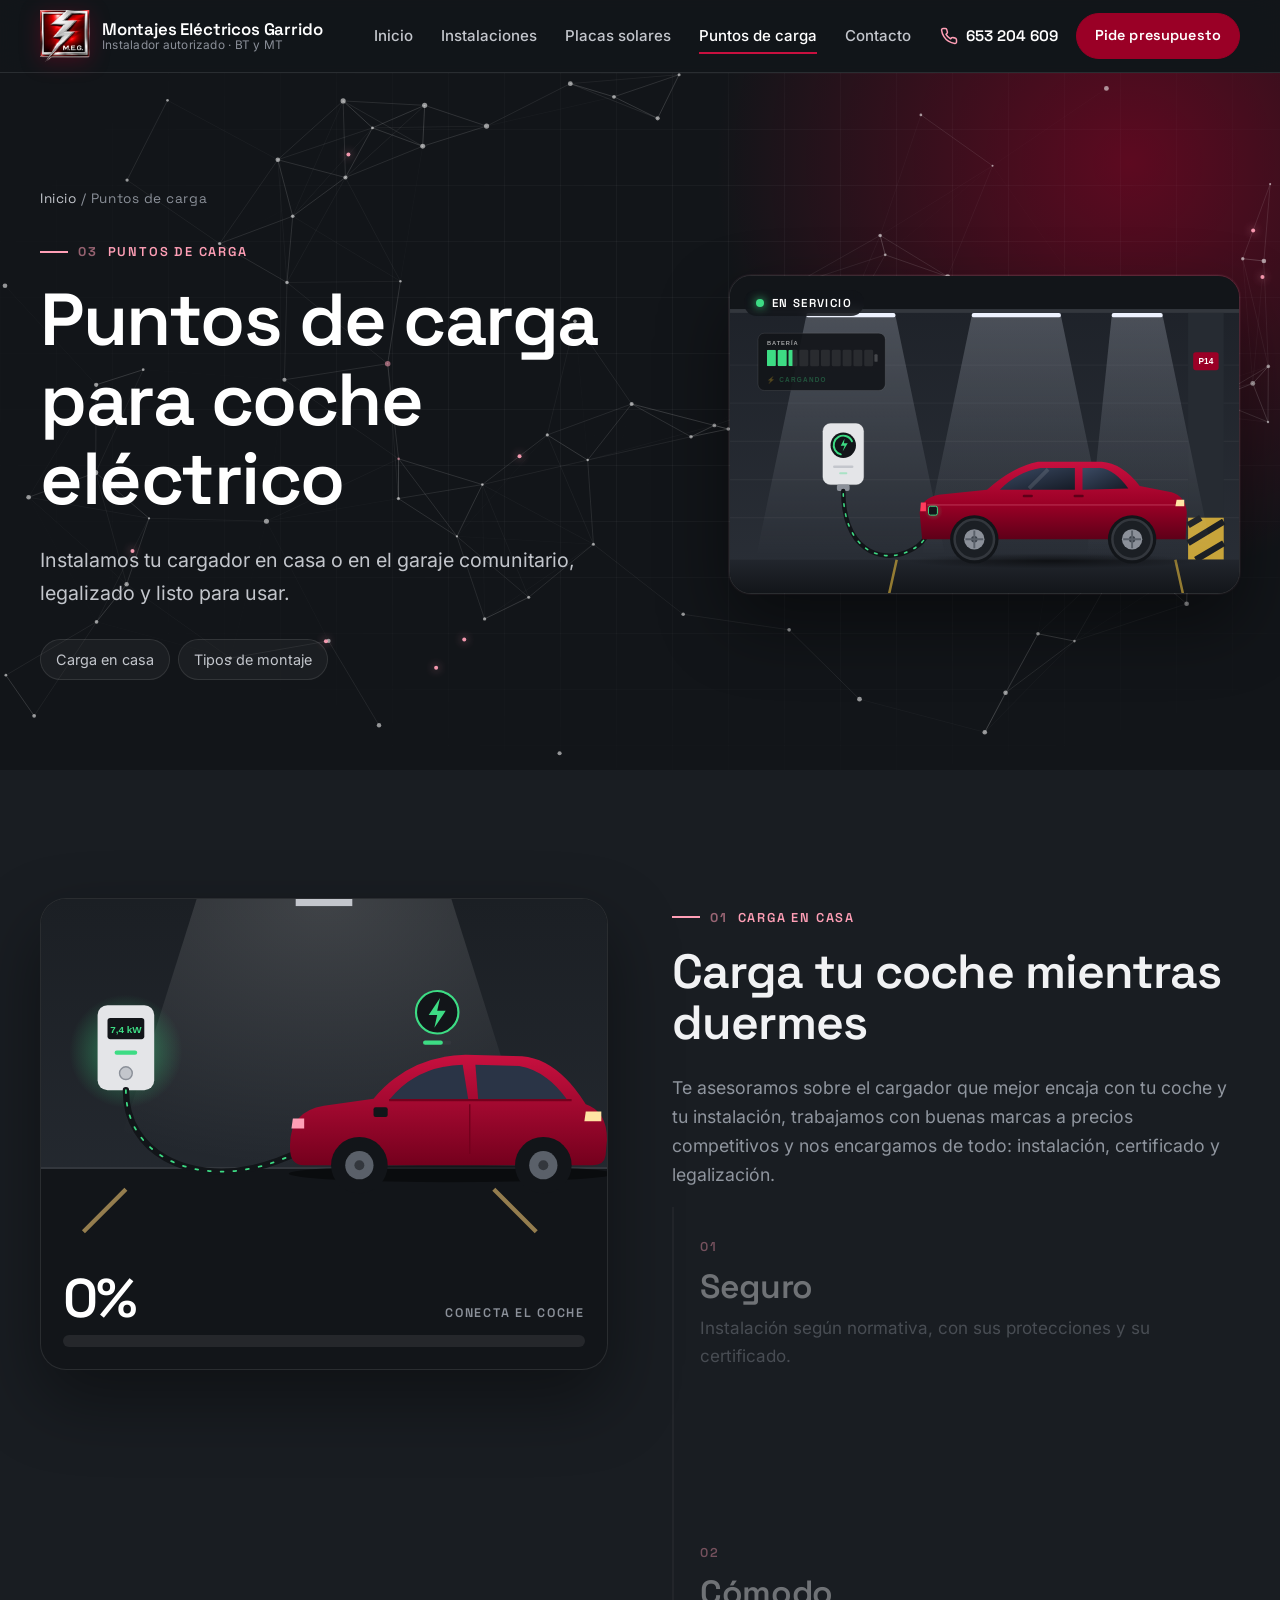
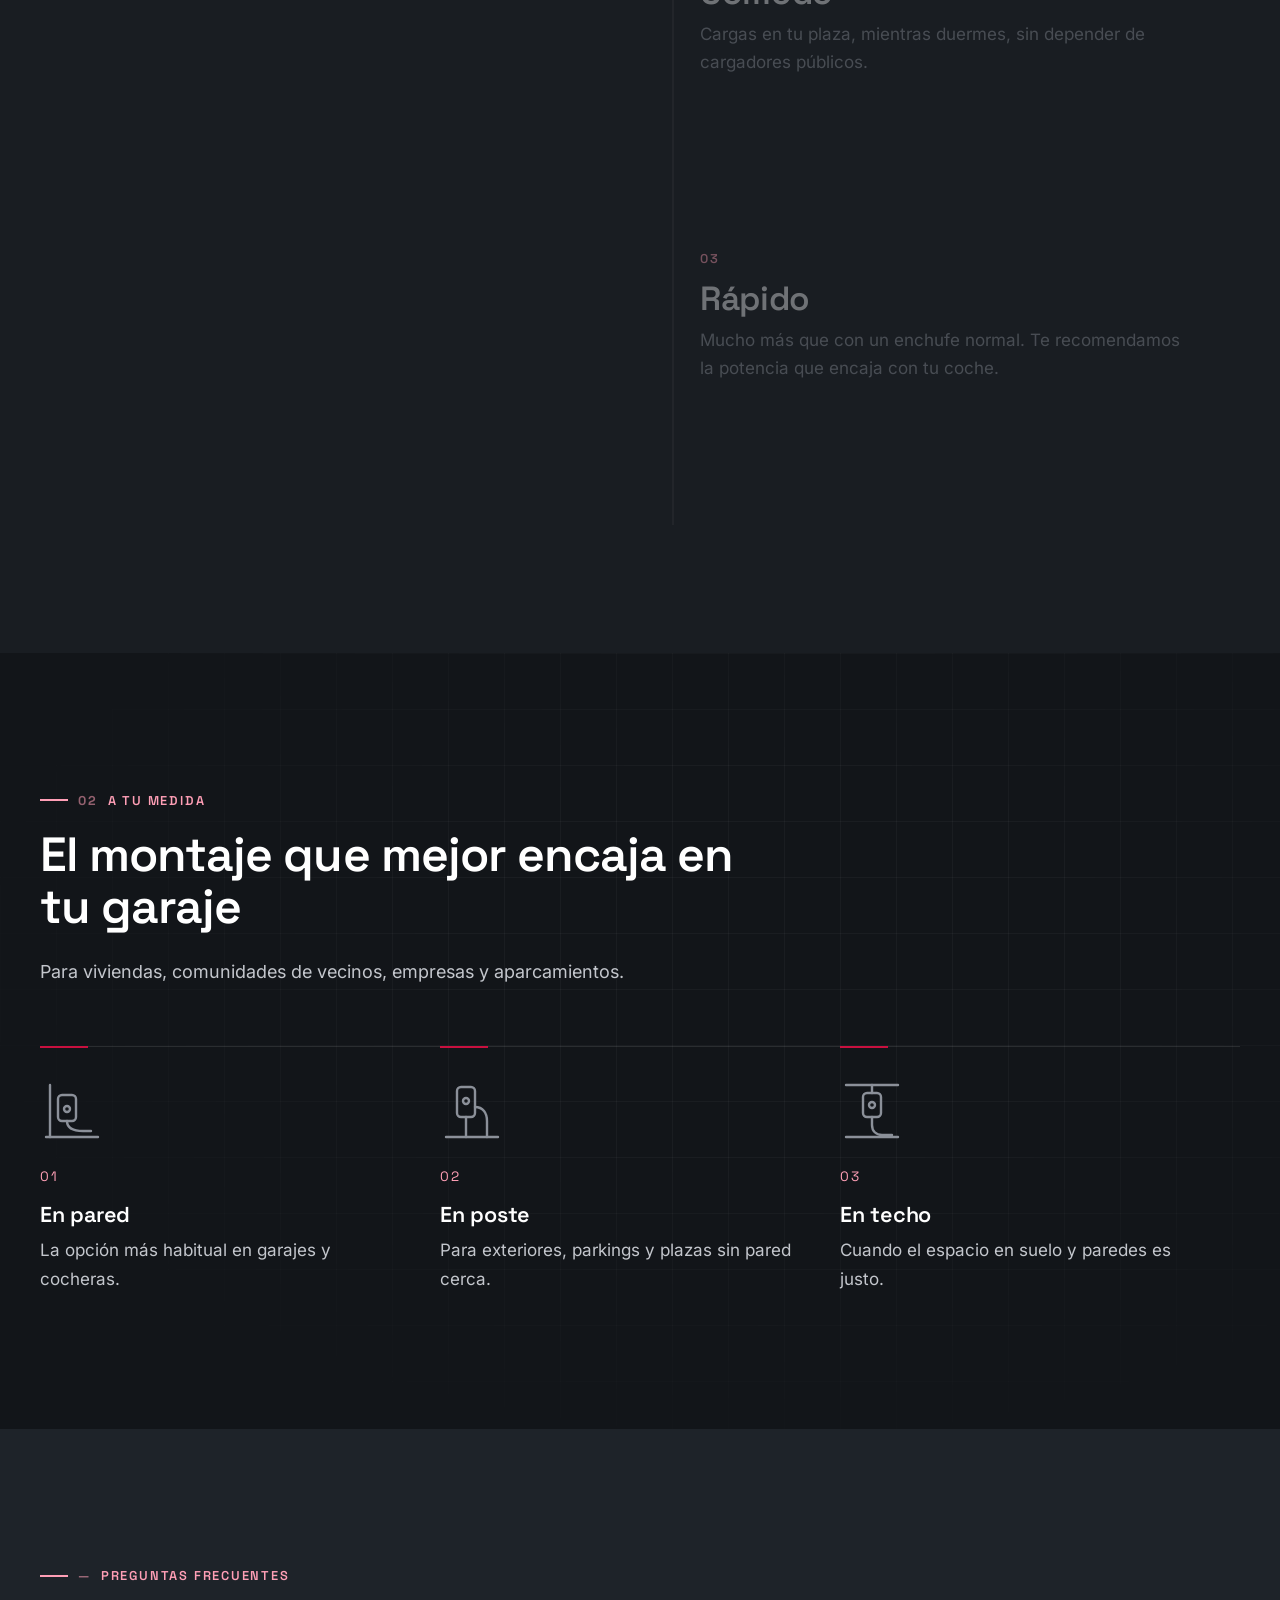
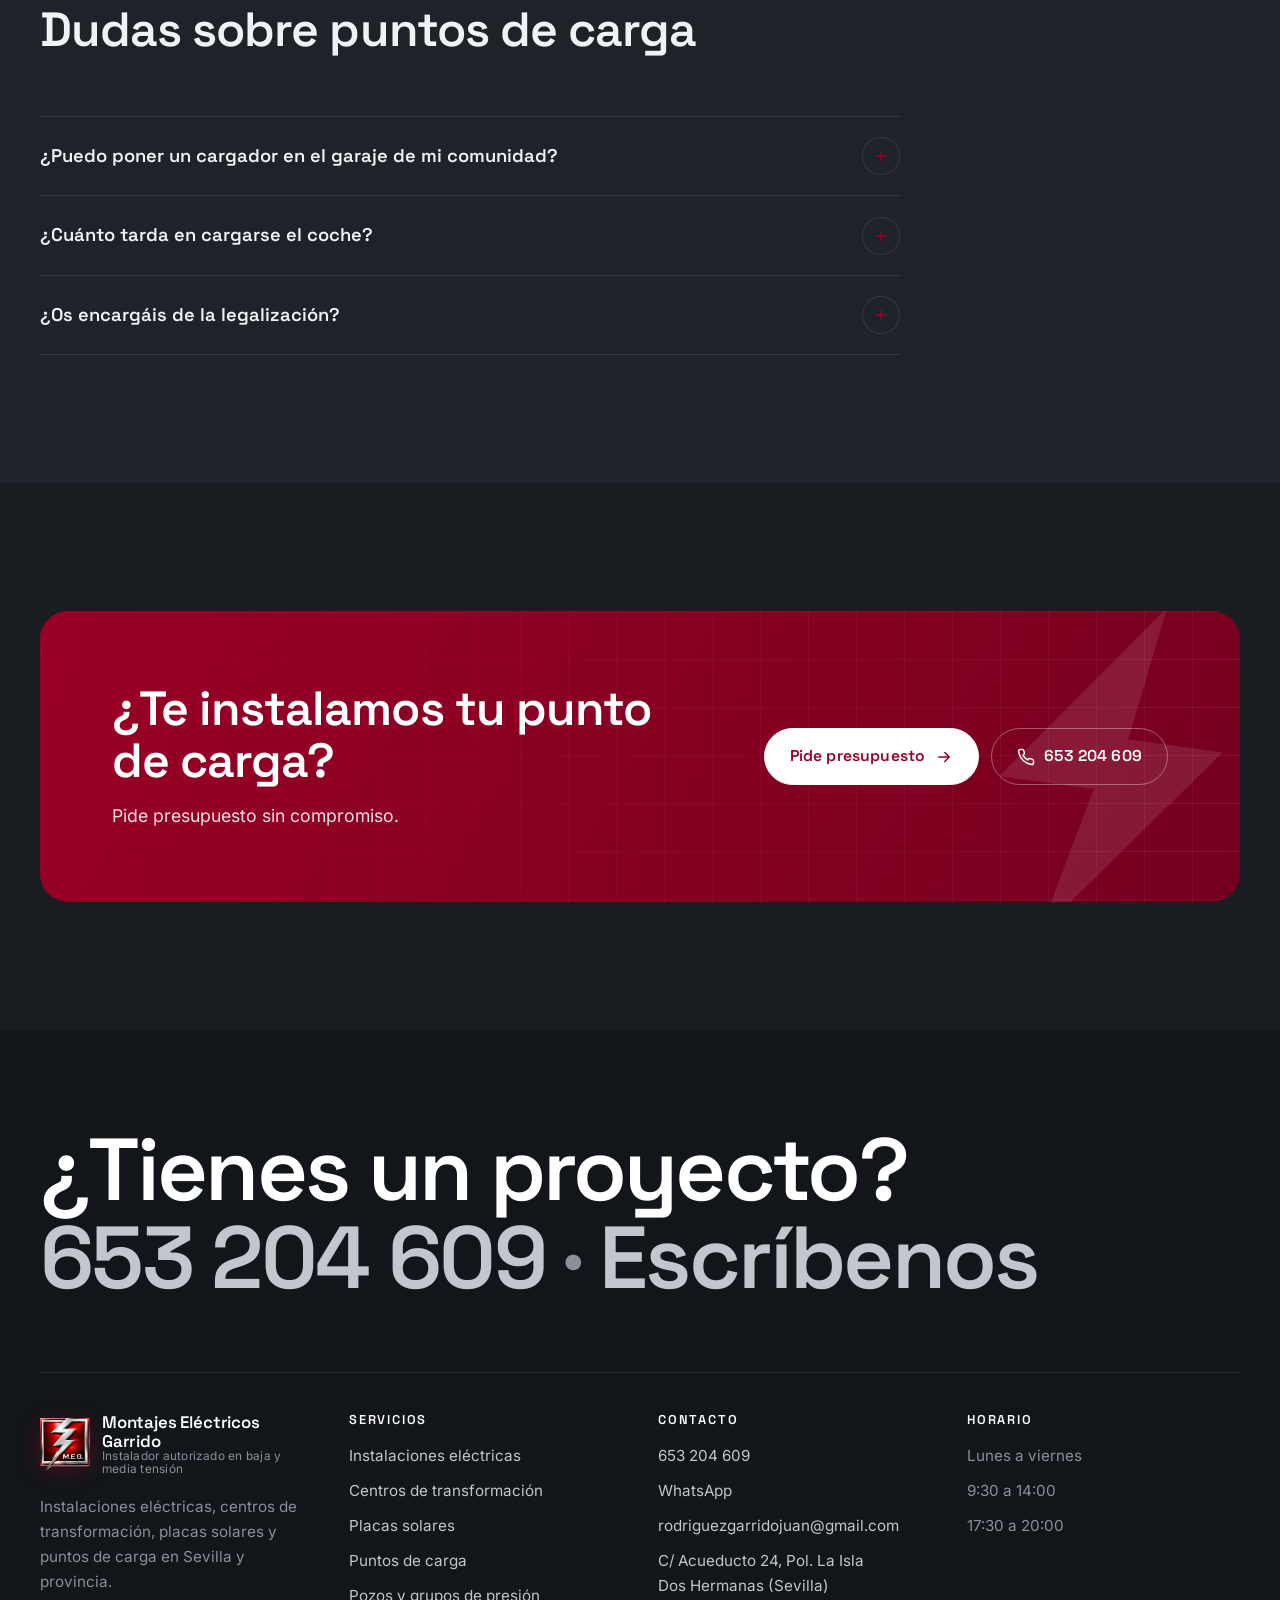
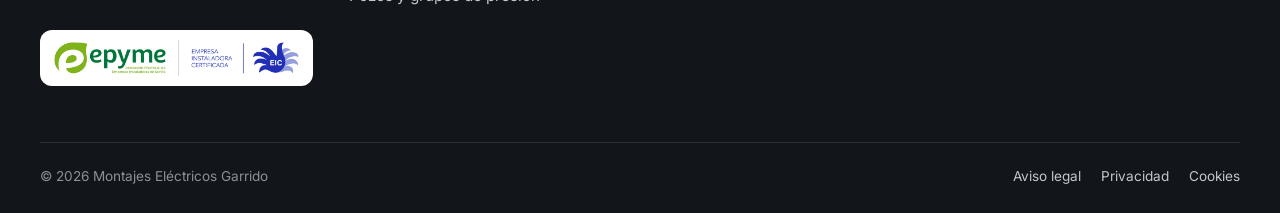
<file: puntos-de-carga.html>
<!DOCTYPE html>
<html lang="es">
<head>
  <meta charset="utf-8">
  <meta name="viewport" content="width=device-width, initial-scale=1">
  <title>Instalación de cargadores para coche eléctrico en Sevilla | MEG</title>
  <meta name="description" content="Instalamos puntos de carga para coche eléctrico en viviendas y garajes comunitarios de Dos Hermanas y Sevilla. En pared, poste o techo, legalizados. Pide presupuesto.">
  <link rel="canonical" href="https://montajeselectricosgarrido.es/puntos-de-carga">
  <meta name="theme-color" content="#121519">
  <meta property="og:type" content="website">
  <meta property="og:locale" content="es_ES">
  <meta property="og:site_name" content="Montajes Eléctricos Garrido">
  <meta property="og:title" content="Instalación de cargadores para coche eléctrico en Sevilla | MEG">
  <meta property="og:description" content="Instalamos puntos de carga para coche eléctrico en viviendas y garajes comunitarios de Dos Hermanas y Sevilla. En pared, poste o techo, legalizados. Pide presupuesto.">
  <meta property="og:url" content="https://montajeselectricosgarrido.es/puntos-de-carga">
  <meta property="og:image" content="https://montajeselectricosgarrido.es/assets/img/logo-completo.jpg">
  <link rel="icon" href="assets/img/favicon-32.png" type="image/png" sizes="32x32">
  <link rel="apple-touch-icon" href="assets/img/apple-touch-icon.png">
  <link rel="preload" href="assets/fonts/space-grotesk.woff2" as="font" type="font/woff2" crossorigin>
  <link rel="preload" href="assets/fonts/inter.woff2" as="font" type="font/woff2" crossorigin>
  <link rel="stylesheet" href="assets/css/styles.css">
  <script type="application/ld+json">{"@context": "https://schema.org", "@type": "Electrician", "@id": "https://montajeselectricosgarrido.es/#empresa", "name": "Montajes Eléctricos Garrido", "alternateName": "MEG", "description": "Instalador eléctrico autorizado en baja y media tensión en Dos Hermanas y Sevilla: instalaciones eléctricas, centros de transformación, placas solares y puntos de carga para coche eléctrico.", "url": "https://montajeselectricosgarrido.es/", "logo": "https://montajeselectricosgarrido.es/assets/img/logo-meg-grande.png", "image": "https://montajeselectricosgarrido.es/assets/img/logo-completo.jpg", "telephone": "+34 653 204 609", "email": "rodriguezgarridojuan@gmail.com", "priceRange": "€€", "address": {"@type": "PostalAddress", "streetAddress": "C/ Acueducto 24, Edificio 3, local 1, Polígono La Isla", "addressLocality": "Dos Hermanas", "addressRegion": "Sevilla", "postalCode": "41703", "addressCountry": "ES"}, "hasMap": "https://maps.app.goo.gl/Z2TkRmnB4gh2JYVn8", "areaServed": ["Dos Hermanas", "Sevilla", "Alcalá de Guadaíra", "Montequinto", "Utrera", "Los Palacios y Villafranca", "Coria del Río", "Provincia de Sevilla"], "openingHoursSpecification": [{"@type": "OpeningHoursSpecification", "dayOfWeek": ["Monday", "Tuesday", "Wednesday", "Thursday", "Friday"], "opens": "09:30", "closes": "14:00"}, {"@type": "OpeningHoursSpecification", "dayOfWeek": ["Monday", "Tuesday", "Wednesday", "Thursday", "Friday"], "opens": "17:30", "closes": "20:00"}]}</script>
  <script type="application/ld+json">{"@context": "https://schema.org", "@type": "BreadcrumbList", "itemListElement": [{"@type": "ListItem", "position": 1, "name": "Inicio", "item": "https://montajeselectricosgarrido.es/"}, {"@type": "ListItem", "position": 2, "name": "Puntos de carga", "item": "https://montajeselectricosgarrido.es/puntos-de-carga"}]}</script>
  <script type="application/ld+json">{"@context": "https://schema.org", "@type": "FAQPage", "mainEntity": [{"@type": "Question", "name": "¿Puedo poner un cargador en el garaje de mi comunidad?", "acceptedAnswer": {"@type": "Answer", "text": "Sí. La ley te permite instalarlo en tu plaza; solo tienes que comunicarlo a la comunidad. Nosotros te asesoramos y hacemos la instalación desde tu contador."}}, {"@type": "Question", "name": "¿Cuánto tarda en cargarse el coche?", "acceptedAnswer": {"@type": "Answer", "text": "Depende del coche y de la potencia del cargador. Con un punto de carga doméstico se carga de forma cómoda durante la noche, mucho más rápido que con un enchufe normal."}}, {"@type": "Question", "name": "¿Os encargáis de la legalización?", "acceptedAnswer": {"@type": "Answer", "text": "Sí. Hacemos la instalación según normativa y emitimos el certificado. Tú solo tienes que enchufar el coche."}}]}</script>
</head>
<body>
  <a class="saltar" href="#contenido">Saltar al contenido</a>

  <header class="cabecera">
    <div class="contenedor">
      <a class="marca" href="index.html" aria-label="Montajes Eléctricos Garrido, ir al inicio">
        <img class="marca__logo" src="assets/img/logo-meg.webp" alt="" width="50" height="53">
        <span class="marca__texto">
          <span class="marca__nombre">Montajes Eléctricos Garrido</span>
          <span class="marca__lema">Instalador autorizado · BT y MT</span>
        </span>
      </a>

      <button class="boton-menu" type="button" aria-expanded="false" aria-controls="menu" aria-label="Abrir menú"><svg viewBox="0 0 24 24" fill="none" stroke="currentColor" stroke-width="2" stroke-linecap="round" aria-hidden="true"><path d="M3 6h18M3 12h18M3 18h18"/></svg></button>

      <nav class="menu" id="menu" aria-label="Menú principal">
        <ul>
          <li><a href="index.html">Inicio</a></li>
          <li><a href="instalaciones-electricas.html">Instalaciones</a></li>
          <li><a href="placas-solares.html">Placas solares</a></li>
          <li><a href="puntos-de-carga.html" aria-current="page">Puntos de carga</a></li>
          <li><a href="contacto.html">Contacto</a></li>
        </ul>
        <a class="menu__tel" href="tel:+34653204609"><svg viewBox="0 0 24 24" fill="none" stroke="currentColor" stroke-width="2" stroke-linecap="round" stroke-linejoin="round" aria-hidden="true"><path d="M22 16.9v3a2 2 0 0 1-2.2 2 19.8 19.8 0 0 1-8.6-3.1 19.5 19.5 0 0 1-6-6A19.8 19.8 0 0 1 2.1 4.2 2 2 0 0 1 4.1 2h3a2 2 0 0 1 2 1.7c.1.9.4 1.8.7 2.7a2 2 0 0 1-.5 2.1L8 9.8a16 16 0 0 0 6 6l1.3-1.3a2 2 0 0 1 2.1-.4c.9.3 1.8.6 2.7.7a2 2 0 0 1 1.7 2z"/></svg>653 204 609</a>
        <a class="boton" href="contacto.html#presupuesto">Pide presupuesto</a>
      </nav>
    </div>
  </header>

  <main id="contenido">
    <section class="cabecera-pagina">
      <div class="contenedor">
        <div class="cabecera-pagina__rejilla">
          <div>
        <nav class="migas" aria-label="Ruta"><a href="index.html">Inicio</a> / <span>Puntos de carga</span></nav>
        <span class="antetitulo"><b>03</b> Puntos de carga</span>
        <h1>Puntos de carga para coche eléctrico</h1>
        <p>Instalamos tu cargador en casa o en el garaje comunitario, legalizado y listo para usar.</p>
        <ul class="atajos"><li><a href="#carga">Carga en casa</a></li><li><a href="#montajes">Tipos de montaje</a></li></ul>
          </div>
          <figure class="cabecera-pagina__foto">
            <img src="assets/img/cabeceras/puntos-de-carga.svg" alt="Coche eléctrico cargando en un garaje con un cargador de pared" width="800" height="500">
            <figcaption class="foto-chip"><i></i>En servicio</figcaption>
          </figure>
        </div>
      </div>
    </section>

    <section class="seccion carga" id="carga">
      <div class="contenedor carga__rejilla">
        <div class="carga__lado">
          <div class="carga__panel">
            <img class="carga__foto" src="assets/img/servicios/c4-puntos-de-carga.svg" alt="" width="800" height="500" loading="lazy">
            <div class="carga__lectura">
              <span class="carga__pct"><b data-carga-pct>100</b>%</span>
              <span class="carga__txt" data-carga-txt>Carga completa</span>
            </div>
            <div class="carga__barra" aria-hidden="true"><i></i></div>
          </div>
        </div>
        <div class="carga__texto">
          <span class="antetitulo"><b>01</b> Carga en casa</span>
          <h2>Carga tu coche mientras duermes</h2>
          <p class="carga__intro">Te asesoramos sobre el cargador que mejor encaja con tu coche y tu instalación, trabajamos con buenas marcas a precios competitivos y nos encargamos de todo: instalación, certificado y legalización.</p>
            <article class="cpaso" data-i="0">
              <span class="cpaso__num">01</span>
              <h3>Seguro</h3>
              <p>Instalación según normativa, con sus protecciones y su certificado.</p>
            </article>
            <article class="cpaso" data-i="1">
              <span class="cpaso__num">02</span>
              <h3>Cómodo</h3>
              <p>Cargas en tu plaza, mientras duermes, sin depender de cargadores públicos.</p>
            </article>
            <article class="cpaso" data-i="2">
              <span class="cpaso__num">03</span>
              <h3>Rápido</h3>
              <p>Mucho más que con un enchufe normal. Te recomendamos la potencia que encaja con tu coche.</p>
            </article>
        </div>
      </div>
    </section>

    <section class="oscuro" id="montajes">
      <div class="contenedor">
        <div class="seccion__cabeza">
          <span class="antetitulo"><b>02</b> A tu medida</span>
          <h2>El montaje que mejor encaja en tu garaje</h2>
          <p>Para viviendas, comunidades de vecinos, empresas y aparcamientos.</p>
        </div>
        <div class="ventajas">
          <div class="ventaja montaje"><span class="montaje__icono"><svg viewBox="0 0 64 64" fill="none" stroke="currentColor" stroke-width="2.4" stroke-linecap="round" stroke-linejoin="round"><path d="M10 6v52"/><path d="M6 58h52"/><rect x="18" y="16" width="18" height="26" rx="4"/><path d="M27 42c0 8 8 10 16 10h8"/><circle cx="27" cy="30" r="3"/></svg></span><span class="ventaja__num">01</span><h3>En pared</h3><p>La opción más habitual en garajes y cocheras.</p></div>
          <div class="ventaja montaje"><span class="montaje__icono"><svg viewBox="0 0 64 64" fill="none" stroke="currentColor" stroke-width="2.4" stroke-linecap="round" stroke-linejoin="round"><path d="M6 58h52"/><path d="M26 58V38"/><rect x="17" y="8" width="18" height="30" rx="4"/><circle cx="26" cy="22" r="3"/><path d="M35 28c8 0 12 6 12 14v16"/></svg></span><span class="ventaja__num">02</span><h3>En poste</h3><p>Para exteriores, parkings y plazas sin pared cerca.</p></div>
          <div class="ventaja montaje"><span class="montaje__icono"><svg viewBox="0 0 64 64" fill="none" stroke="currentColor" stroke-width="2.4" stroke-linecap="round" stroke-linejoin="round"><path d="M6 6h52"/><path d="M32 6v8"/><rect x="23" y="14" width="18" height="24" rx="4"/><circle cx="32" cy="26" r="3"/><path d="M32 38v8c0 6 4 10 10 10h10"/><path d="M6 58h52"/></svg></span><span class="ventaja__num">03</span><h3>En techo</h3><p>Cuando el espacio en suelo y paredes es justo.</p></div>
        </div>
      </div>
    </section>

    <section class="seccion seccion--gris">
      <div class="contenedor">
        <div class="seccion__cabeza">
          <span class="antetitulo"><b>—</b> Preguntas frecuentes</span>
          <h2>Dudas sobre puntos de carga</h2>
        </div>
        <div class="faq">
          <details>
            <summary>¿Puedo poner un cargador en el garaje de mi comunidad?</summary>
            <p>Sí. La ley te permite instalarlo en tu plaza; solo tienes que comunicarlo a la comunidad. Nosotros te asesoramos y hacemos la instalación desde tu contador.</p>
          </details>
          <details>
            <summary>¿Cuánto tarda en cargarse el coche?</summary>
            <p>Depende del coche y de la potencia del cargador. Con un punto de carga doméstico se carga de forma cómoda durante la noche, mucho más rápido que con un enchufe normal.</p>
          </details>
          <details>
            <summary>¿Os encargáis de la legalización?</summary>
            <p>Sí. Hacemos la instalación según normativa y emitimos el certificado. Tú solo tienes que enchufar el coche.</p>
          </details>
        </div>
      </div>
    </section>

    <section class="seccion">
      <div class="contenedor">
        <div class="cta">
          <div>
            <h2>¿Te instalamos tu punto de carga?</h2>
            <p>Pide presupuesto sin compromiso.</p>
          </div>
          <div class="cta__acciones">
            <a class="boton boton--blanco" href="contacto.html#presupuesto">Pide presupuesto <svg class="flecha" viewBox="0 0 24 24" fill="none" stroke="currentColor" stroke-width="2" stroke-linecap="round" stroke-linejoin="round" aria-hidden="true"><path d="M5 12h14M13 6l6 6-6 6"/></svg></a>
            <a class="boton boton--claro" href="tel:+34653204609"><svg viewBox="0 0 24 24" fill="none" stroke="currentColor" stroke-width="2" stroke-linecap="round" stroke-linejoin="round" aria-hidden="true"><path d="M22 16.9v3a2 2 0 0 1-2.2 2 19.8 19.8 0 0 1-8.6-3.1 19.5 19.5 0 0 1-6-6A19.8 19.8 0 0 1 2.1 4.2 2 2 0 0 1 4.1 2h3a2 2 0 0 1 2 1.7c.1.9.4 1.8.7 2.7a2 2 0 0 1-.5 2.1L8 9.8a16 16 0 0 0 6 6l1.3-1.3a2 2 0 0 1 2.1-.4c.9.3 1.8.6 2.7.7a2 2 0 0 1 1.7 2z"/></svg>653 204 609</a>
          </div>
        </div>
      </div>
    </section>

  </main>

  <footer class="pie">
    <div class="contenedor">
      <p class="pie__grande">¿Tienes un proyecto?<br><a href="tel:+34653204609">653 204 609</a> <span>·</span> <a href="contacto.html#presupuesto">Escríbenos</a></p>
      <div class="pie__rejilla">
        <div>
          <a class="marca" href="index.html" aria-label="Montajes Eléctricos Garrido, ir al inicio">
            <img class="marca__logo" src="assets/img/logo-meg.webp" alt="" width="50" height="53" loading="lazy">
            <span class="marca__texto">
              <span class="marca__nombre">Montajes Eléctricos Garrido</span>
              <span class="marca__lema">Instalador autorizado en baja y media tensión</span>
            </span>
          </a>
          <p style="margin-top:18px">Instalaciones eléctricas, centros de transformación, placas solares y puntos de carga en Sevilla y provincia.</p>
          <div class="sello sello--pie"><img src="assets/img/sello-epyme.png" alt="Epyme, Asociación Provincial de Empresas Instaladoras de Sevilla" width="390" height="112" loading="lazy"><i></i><img src="assets/img/sello-eic.png" alt="Empresa Instaladora Certificada (EIC)" width="377" height="112" loading="lazy"></div>
        </div>
        <div>
          <h3>Servicios</h3>
          <ul>
            <li><a href="instalaciones-electricas.html">Instalaciones eléctricas</a></li>
            <li><a href="instalaciones-electricas.html#centros-de-transformacion">Centros de transformación</a></li>
            <li><a href="placas-solares.html">Placas solares</a></li>
            <li><a href="puntos-de-carga.html">Puntos de carga</a></li>
            <li><a href="instalaciones-electricas.html#pozos">Pozos y grupos de presión</a></li>
          </ul>
        </div>
        <div>
          <h3>Contacto</h3>
          <ul>
            <li><a href="tel:+34653204609">653 204 609</a></li>
            <li><a href="https://wa.me/34653204609?text=Hola%2C%20quer%C3%ADa%20pedir%20un%20presupuesto." target="_blank" rel="noopener">WhatsApp</a></li>
            <li><a href="mailto:rodriguezgarridojuan@gmail.com">rodriguezgarridojuan@gmail.com</a></li>
            <li><a href="https://maps.app.goo.gl/Z2TkRmnB4gh2JYVn8" target="_blank" rel="noopener">C/ Acueducto 24, Pol. La Isla<br>Dos Hermanas (Sevilla)</a></li>
          </ul>
        </div>
        <div>
          <h3>Horario</h3>
          <ul>
            <li>Lunes a viernes</li>
            <li>9:30 a 14:00</li>
            <li>17:30 a 20:00</li>
          </ul>
        </div>
      </div>
      <div class="pie__legal">
        <span>© <span data-anio>2026</span> Montajes Eléctricos Garrido</span>
        <ul>
          <li><a href="aviso-legal.html">Aviso legal</a></li>
          <li><a href="privacidad.html">Privacidad</a></li>
          <li><a href="cookies.html">Cookies</a></li>
        </ul>
      </div>
    </div>
  </footer>

  <nav class="acciones-movil" aria-label="Contacto rápido">
    <a class="llamar" href="tel:+34653204609"><svg viewBox="0 0 24 24" fill="none" stroke="currentColor" stroke-width="2" stroke-linecap="round" stroke-linejoin="round" aria-hidden="true"><path d="M22 16.9v3a2 2 0 0 1-2.2 2 19.8 19.8 0 0 1-8.6-3.1 19.5 19.5 0 0 1-6-6A19.8 19.8 0 0 1 2.1 4.2 2 2 0 0 1 4.1 2h3a2 2 0 0 1 2 1.7c.1.9.4 1.8.7 2.7a2 2 0 0 1-.5 2.1L8 9.8a16 16 0 0 0 6 6l1.3-1.3a2 2 0 0 1 2.1-.4c.9.3 1.8.6 2.7.7a2 2 0 0 1 1.7 2z"/></svg>Llamar</a>
    <a class="whatsapp" href="https://wa.me/34653204609?text=Hola%2C%20quer%C3%ADa%20pedir%20un%20presupuesto." target="_blank" rel="noopener"><svg viewBox="0 0 24 24" fill="currentColor" aria-hidden="true"><path d="M17.5 14.4c-.3-.1-1.7-.8-2-.9-.3-.1-.5-.1-.7.1-.2.3-.8.9-.9 1.1-.2.2-.3.2-.6.1-.3-.1-1.2-.5-2.3-1.4-.9-.8-1.4-1.7-1.6-2-.2-.3 0-.5.1-.6l.4-.5c.2-.2.2-.3.3-.5.1-.2 0-.4 0-.5l-.9-2.2c-.2-.6-.5-.5-.7-.5h-.6c-.2 0-.5.1-.8.4-.3.3-1 1-1 2.4s1 2.8 1.2 3c.1.2 2 3.1 4.9 4.3.7.3 1.2.5 1.7.6.7.2 1.3.2 1.8.1.6-.1 1.7-.7 1.9-1.4.2-.7.2-1.2.2-1.4-.1-.1-.3-.2-.6-.3zM12 21.8c-1.8 0-3.5-.5-5-1.4l-.4-.2-3.7 1 1-3.6-.2-.4A9.8 9.8 0 1 1 12 21.8zm8.4-18.2A11.8 11.8 0 0 0 1.7 17.9L0 24l6.3-1.6A11.8 11.8 0 0 0 23.8 12c0-3.2-1.2-6.1-3.4-8.4z"/></svg>WhatsApp</a>
    <a class="presupuesto" href="contacto.html#presupuesto"><svg viewBox="0 0 24 24" fill="none" stroke="currentColor" stroke-width="2" stroke-linecap="round" stroke-linejoin="round" aria-hidden="true"><path d="M14 2H6a2 2 0 0 0-2 2v16a2 2 0 0 0 2 2h12a2 2 0 0 0 2-2V8z"/><path d="M14 2v6h6M8 13h8M8 17h5"/></svg>Presupuesto</a>
  </nav>

  <script src="assets/js/main.js" defer></script>
  <script src="assets/js/efectos.js" defer></script>
</body>
</html>
</file>
<file: assets/css/styles.css>
/* ==========================================================================
   MEG · Montajes Eléctricos Garrido
   Identidad: granate #9A0026, gris oscuro y blanco.
   Estilo: técnico y moderno (cuadrícula de plano, cuadro eléctrico,
   cabeceras oscuras con la red eléctrica animada).
   ========================================================================== */

@font-face {
  font-family: "Inter";
  src: url("../fonts/inter.woff2") format("woff2");
  font-weight: 100 900; font-style: normal; font-display: swap;
}
@font-face {
  font-family: "Space Grotesk";
  src: url("../fonts/space-grotesk.woff2") format("woff2");
  font-weight: 300 700; font-style: normal; font-display: swap;
}

:root {
  /* Marca */
  --granate: #9a0026;
  --granate-oscuro: #74001d;
  --granate-vivo: #c8103f;
  --rosa: #ff9fb6;
  --granate-claro: rgba(200, 16, 63, 0.18);

  /* Neutros */
  --noche: #121519;
  --grafito: #1b1f24;
  --gris-oscuro: #d5d7db;
  --texto: #b9bdc4;
  --texto-suave: #8f959e;
  --borde: rgba(255, 255, 255, 0.1);
  --fondo-claro: #262b32;
  --fondo: #191d22;        /* fondo general gris */
  --fondo-alterno: #1e2329;
  --superficie: #242930;    /* tarjetas */
  --tinta: #f1f2f4;         /* titulos */ /* secciones alternas */
  --blanco: #ffffff;

  /* Sobre fondo oscuro */
  --o-texto: #c3c6cc;
  --o-suave: #8b9099;
  --o-borde: rgba(255, 255, 255, 0.1);
  --o-panel: rgba(255, 255, 255, 0.04);

  --whatsapp: #1f9d55;
  --ok: #3ddc84;

  --titulos: "Space Grotesk", "Inter", system-ui, sans-serif;
  --fuente: "Inter", Roboto, -apple-system, BlinkMacSystemFont, "Segoe UI", Arial, sans-serif;
  --radio: 14px;
  --radio-g: 22px;
  --sombra: 0 10px 30px rgba(18, 21, 25, 0.07);
  --ancho: 1200px;
  --cabecera: 72px;
}

*, *::before, *::after { box-sizing: border-box; }
html { scroll-behavior: smooth; scroll-padding-top: calc(var(--cabecera) + 16px); }
body {
  margin: 0;
  font-family: var(--fuente);
  font-size: 1.0625rem;
  line-height: 1.65;
  color: var(--texto);
  background: var(--fondo);
  -webkit-font-smoothing: antialiased;
  text-rendering: optimizeLegibility;
}
img, svg { max-width: 100%; display: block; }
h1, h2, h3, h4 {
  font-family: var(--titulos);
  color: var(--tinta);
  line-height: 1.08;
  letter-spacing: -0.02em;
  margin: 0 0 0.5em;
  font-weight: 600;
}
h1 { font-size: clamp(2.4rem, 6vw, 4.6rem); }
h2 { font-size: clamp(1.9rem, 4vw, 3rem); }
h3 { font-size: 1.3rem; letter-spacing: -0.01em; }
p { margin: 0 0 1em; }
a { color: var(--rosa); }
a:hover { color: var(--blanco); }
::selection { background: var(--granate); color: var(--blanco); }
:focus-visible { outline: 3px solid var(--granate-vivo); outline-offset: 3px; border-radius: 6px; }

.contenedor { width: min(100% - 32px, var(--ancho)); margin-inline: auto; }
.saltar { position: absolute; left: -9999px; top: 0; z-index: 100; background: var(--granate); color: var(--blanco); padding: 10px 16px; }
.saltar:focus { left: 16px; top: 16px; }
.oculto { position: absolute !important; left: -9999px !important; }

/* ---------- Etiquetas tipo plano ---------- */
.antetitulo {
  display: inline-flex; align-items: center; gap: 10px;
  font-family: var(--titulos); font-weight: 600; font-size: 0.8rem;
  letter-spacing: 0.14em; text-transform: uppercase;
  color: var(--rosa); margin-bottom: 18px;
}
.antetitulo::before { content: ""; width: 28px; height: 2px; background: currentColor; }
.antetitulo b { font-weight: 700; opacity: 0.55; }
.oscuro .antetitulo, .portada .antetitulo, .cabecera-pagina .antetitulo { color: var(--rosa); }

/* ---------- Botones ---------- */
.boton {
  position: relative; overflow: hidden; isolation: isolate;
  display: inline-flex; align-items: center; justify-content: center; gap: 0.6em;
  padding: 0.95em 1.6em;
  border-radius: 999px; border: 1.5px solid var(--granate);
  background: var(--granate); color: var(--blanco);
  font: inherit; font-family: var(--titulos); font-size: 0.98rem; font-weight: 600; letter-spacing: 0.01em;
  text-decoration: none; cursor: pointer;
  transition: background 0.25s, border-color 0.25s, color 0.25s, transform 0.25s, box-shadow 0.25s;
}
.boton:hover { background: var(--granate-vivo); border-color: var(--granate-vivo); color: var(--blanco); transform: translateY(-2px); box-shadow: 0 10px 24px rgba(154, 0, 38, 0.3); }
.boton svg { width: 1.15em; height: 1.15em; flex: none; }
.boton .flecha { transition: transform 0.25s; }
.boton:hover .flecha { transform: translateX(4px); }
.boton--borde { background: transparent; color: var(--rosa); }
.boton--borde:hover { background: var(--granate); color: var(--blanco); }
.boton--claro { background: transparent; border-color: rgba(255, 255, 255, 0.35); color: var(--blanco); }
.boton--claro:hover { background: var(--blanco); border-color: var(--blanco); color: var(--noche); box-shadow: none; }
.boton--blanco { background: var(--blanco); border-color: var(--blanco); color: var(--granate); }
.boton--blanco:hover { background: var(--noche); border-color: var(--noche); color: var(--blanco); }
.boton::after {
  content: ""; position: absolute; top: 0; bottom: 0; left: -60%; width: 40%; z-index: -1;
  background: linear-gradient(100deg, transparent, rgba(255, 255, 255, 0.35), transparent);
  transform: skewX(-20deg); transition: left 0.6s ease; pointer-events: none;
}
.boton:hover::after { left: 120%; }

/* ---------- Cabecera ---------- */
.cabecera {
  position: sticky; top: 0; z-index: 50;
  background: rgba(18, 21, 25, 0.96);
  backdrop-filter: saturate(160%) blur(14px);
  -webkit-backdrop-filter: saturate(160%) blur(14px);
  border-bottom: 1px solid var(--o-borde);
  transition: background 0.3s, box-shadow 0.3s;
}
.cabecera.con-sombra { background: rgba(18, 21, 25, 0.9); box-shadow: 0 10px 30px rgba(0, 0, 0, 0.25); }
.cabecera .contenedor { display: flex; align-items: center; justify-content: space-between; gap: 16px; min-height: var(--cabecera); }

/* Logo: emblema del rayo (assets/img/logo-meg.webp) */
.marca { display: flex; align-items: center; gap: 12px; text-decoration: none; color: var(--blanco); }
.marca__logo { width: 50px; height: 53px; flex: none; object-fit: contain; filter: drop-shadow(0 4px 10px rgba(154, 0, 38, 0.35)); }
.marca__texto { display: flex; flex-direction: column; line-height: 1.1; }
.marca__nombre { font-family: var(--titulos); font-weight: 600; font-size: 1.05rem; color: var(--blanco); letter-spacing: -0.01em; }
.marca__lema { font-size: 0.74rem; color: var(--o-suave); letter-spacing: 0.02em; }
.marca:hover .marca__nombre { color: var(--blanco); }

.menu { display: flex; align-items: center; gap: 6px; }
.menu ul { list-style: none; margin: 0; padding: 0; display: flex; gap: 2px; }
.menu ul a {
  position: relative; display: block; padding: 10px 13px;
  color: var(--o-texto); text-decoration: none; font-weight: 500; font-size: 0.94rem;
  transition: color 0.2s;
}
.menu ul a::after {
  content: ""; position: absolute; left: 13px; right: 13px; bottom: 4px; height: 2px;
  background: var(--granate-vivo); transform: scaleX(0); transform-origin: left; transition: transform 0.25s;
}
.menu ul a:hover, .menu ul a[aria-current="page"] { color: var(--blanco); }
.menu ul a:hover::after, .menu ul a[aria-current="page"]::after { transform: scaleX(1); }
.menu__tel {
  display: inline-flex; align-items: center; gap: 8px; margin-left: 10px;
  color: var(--blanco); text-decoration: none; font-family: var(--titulos); font-weight: 600; font-size: 0.95rem;
}
.menu__tel svg { width: 18px; height: 18px; color: var(--rosa); }
.menu__tel:hover { color: var(--rosa); }
.menu .boton { margin-left: 12px; padding: 0.7em 1.25em; font-size: 0.9rem; }

.boton-menu { display: none; width: 46px; height: 46px; border: 1px solid var(--o-borde); border-radius: 12px; background: transparent; color: var(--blanco); cursor: pointer; }
.boton-menu svg { width: 24px; height: 24px; margin: auto; }

@media (max-width: 1080px) {
  .menu__tel { display: none; }
}
@media (max-width: 960px) {
  .boton-menu { display: block; }
  .menu {
    position: absolute; left: 0; right: 0; top: 100%;
    flex-direction: column; align-items: stretch; gap: 0;
    background: var(--noche); border-bottom: 1px solid var(--o-borde);
    padding: 8px 16px 22px; display: none;
  }
  .menu.abierto { display: flex; }
  .menu ul { flex-direction: column; }
  .menu ul a { padding: 15px 4px; border-bottom: 1px solid var(--o-borde); font-size: 1.05rem; }
  .menu ul a::after { display: none; }
  .menu__tel { display: inline-flex; margin: 18px 0 0; }
  .menu .boton { margin: 16px 0 0; }
}
@media (max-width: 420px) { .marca__lema { display: none; } }

/* ---------- Zonas oscuras con red eléctrica ---------- */
.portada, .cabecera-pagina, .oscuro {
  position: relative; overflow: hidden; isolation: isolate;
  background: var(--noche); color: var(--o-texto);
}
.portada h1, .cabecera-pagina h1, .oscuro h2, .oscuro h3 { color: var(--blanco); }
.portada::before, .cabecera-pagina::before {
  /* Resplandor granate */
  content: ""; position: absolute; z-index: -1; pointer-events: none;
  width: 900px; height: 900px; right: -300px; top: -360px; border-radius: 50%;
  background: radial-gradient(circle, rgba(154, 0, 38, 0.55), rgba(154, 0, 38, 0) 65%);
}
.portada::after, .cabecera-pagina::after, .oscuro::after {
  /* Cuadrícula de plano */
  content: ""; position: absolute; inset: 0; z-index: -1; pointer-events: none;
  background-image:
    linear-gradient(rgba(255, 255, 255, 0.035) 1px, transparent 1px),
    linear-gradient(90deg, rgba(255, 255, 255, 0.035) 1px, transparent 1px);
  background-size: 56px 56px;
  -webkit-mask-image: radial-gradient(ellipse at 60% 40%, #000 30%, transparent 80%);
  mask-image: radial-gradient(ellipse at 60% 40%, #000 30%, transparent 80%);
}
.portada__red { position: absolute; inset: 0; width: 100%; height: 100%; z-index: 0; pointer-events: none; }
.portada > .contenedor, .cabecera-pagina > .contenedor { position: relative; z-index: 1; }

/* ---------- Portada ---------- */
.portada { padding: clamp(56px, 9vw, 110px) 0 0; }
.portada__rejilla { display: grid; gap: 48px; align-items: center; grid-template-columns: 1fr; }
.portada h1 { font-weight: 600; max-width: 13ch; margin-bottom: 0.35em; }
.portada h1 span {
  background: linear-gradient(90deg, var(--rosa), #ff5c86 60%, var(--rosa));
  background-size: 200% auto;
  -webkit-background-clip: text; background-clip: text; color: transparent;
  animation: corriente 6s linear infinite;
}
@keyframes corriente { to { background-position: -200% center; } }
.portada__intro { font-size: clamp(1.08rem, 1.6vw, 1.25rem); max-width: 50ch; color: var(--o-texto); }
.portada__acciones { display: flex; flex-wrap: wrap; gap: 12px; margin-top: 30px; }

.estado {
  display: inline-flex; align-items: center; gap: 10px;
  padding: 7px 14px 7px 10px; border-radius: 999px;
  background: var(--o-panel); border: 1px solid var(--o-borde);
  color: var(--o-texto); font-size: 0.86rem; margin-bottom: 26px;
}
.estado__luz { width: 9px; height: 9px; border-radius: 50%; background: var(--o-suave); position: relative; }
.estado.abierto .estado__luz { background: var(--ok); box-shadow: 0 0 0 0 rgba(61, 220, 132, 0.6); animation: latido 2s infinite; }
.estado.cerrado .estado__luz { background: #f59e0b; }
.estado strong { color: var(--blanco); font-weight: 600; }
@keyframes latido { 70% { box-shadow: 0 0 0 9px rgba(61, 220, 132, 0); } 100% { box-shadow: 0 0 0 0 rgba(61, 220, 132, 0); } }

/* Cifras bajo la portada */
.cifras {
  display: grid; grid-template-columns: repeat(2, 1fr);
  margin-top: clamp(48px, 7vw, 90px); border-top: 1px solid var(--o-borde);
}
@media (min-width: 760px) { .cifras { grid-template-columns: repeat(4, 1fr); } }
.cifra { padding: 26px 20px 30px 0; border-right: 1px solid var(--o-borde); }
.cifra:last-child { border-right: 0; }
@media (max-width: 759px) { .cifra:nth-child(2n) { border-right: 0; padding-left: 16px; } .cifra:nth-child(-n+2) { border-bottom: 1px solid var(--o-borde); } .cifra:nth-child(n+3) { padding-top: 22px; } }
@media (min-width: 760px) { .cifra + .cifra { padding-left: 24px; } }
.cifra strong { display: block; font-family: var(--titulos); font-size: clamp(1.7rem, 3vw, 2.4rem); color: var(--blanco); font-weight: 600; letter-spacing: -0.02em; line-height: 1.1; }
.cifra span { font-size: 0.9rem; color: var(--o-suave); }

/* ---------- Cinta de palabras ---------- */
.cinta { background: var(--granate); color: var(--blanco); overflow: hidden; padding: 16px 0; border-block: 1px solid rgba(255, 255, 255, 0.12); }
.cinta__pista { display: flex; width: max-content; animation: deslizar 38s linear infinite; }
.cinta ul { display: flex; gap: 0; margin: 0; padding: 0; list-style: none; }
.cinta li { display: flex; align-items: center; font-family: var(--titulos); font-weight: 600; font-size: 1.15rem; white-space: nowrap; letter-spacing: -0.01em; }
.cinta li::after { content: ""; width: 14px; height: 20px; margin: 0 28px; background: url("../img/rayo.svg") no-repeat center / contain; opacity: 0.75; }
@keyframes deslizar { to { transform: translateX(-50%); } }
.cinta:hover .cinta__pista { animation-play-state: paused; }

/* ---------- Cabecera de páginas interiores ---------- */
.cabecera-pagina { padding: clamp(60px, 9vw, 120px) 0 clamp(52px, 7vw, 90px); }
.cabecera-pagina h1 { max-width: 16ch; margin-bottom: 0.35em; }
.cabecera-pagina p { font-size: clamp(1.05rem, 1.6vw, 1.22rem); max-width: 58ch; margin: 0; }
.migas { font-size: 0.85rem; margin-bottom: 22px; color: var(--o-suave); font-family: var(--titulos); letter-spacing: 0.04em; }
.migas a { color: var(--o-texto); text-decoration: none; }
.migas a:hover { color: var(--blanco); }
.atajos { display: flex; flex-wrap: wrap; gap: 8px; margin: 30px 0 0; padding: 0; list-style: none; }
.atajos a {
  display: inline-block; padding: 8px 15px; border-radius: 999px;
  border: 1px solid var(--o-borde); background: var(--o-panel);
  color: var(--o-texto); text-decoration: none; font-size: 0.9rem; transition: all 0.2s;
}
.atajos a:hover { border-color: var(--rosa); color: var(--blanco); background: rgba(154, 0, 38, 0.25); }

/* ---------- Secciones ---------- */
.seccion { padding: clamp(72px, 10vw, 130px) 0; position: relative; }
.seccion--gris { background: var(--fondo-alterno); }
.plano {
  background-image:
    linear-gradient(rgba(255, 255, 255, 0.035) 1px, transparent 1px),
    linear-gradient(90deg, rgba(255, 255, 255, 0.035) 1px, transparent 1px);
  background-size: 56px 56px;
}
.oscuro { padding: clamp(72px, 10vw, 130px) 0; }
.seccion__cabeza { max-width: 720px; margin-bottom: clamp(36px, 5vw, 60px); }
.seccion__cabeza p { font-size: 1.12rem; color: var(--texto-suave); }
.oscuro .seccion__cabeza p { color: var(--o-texto); }
.seccion__cabeza--fila { max-width: none; display: flex; flex-wrap: wrap; justify-content: space-between; align-items: flex-end; gap: 20px; }
.seccion__cabeza--fila > div { max-width: 640px; }

.rejilla { display: grid; gap: 22px; }
.rejilla--2 { grid-template-columns: repeat(auto-fit, minmax(min(100%, 340px), 1fr)); align-items: start; gap: clamp(28px, 5vw, 64px); }
.rejilla--3 { grid-template-columns: repeat(auto-fit, minmax(min(100%, 280px), 1fr)); }

/* ---------- Bento de servicios ---------- */
.bento { display: grid; gap: 18px; grid-template-columns: 1fr; }
@media (min-width: 760px) { .bento { grid-template-columns: repeat(2, 1fr); } }
@media (min-width: 1040px) {
  .bento { grid-template-columns: 1.25fr 1fr 1fr; grid-template-rows: auto auto; }
  .bento > :first-child { grid-row: span 2; }
}
.servicio-tarjeta {
  position: relative; display: flex; flex-direction: column;
  min-height: 260px; padding: 30px; border-radius: var(--radio-g);
  background: var(--superficie); border: 1px solid var(--borde);
  color: inherit; text-decoration: none; overflow: hidden;
  transition: transform 0.3s, box-shadow 0.3s, border-color 0.3s;
}
.servicio-tarjeta:hover { color: inherit; border-color: rgba(154, 0, 38, 0.35); box-shadow: 0 20px 44px rgba(18, 21, 25, 0.1); }
.servicio-tarjeta__num { font-family: var(--titulos); font-size: 0.8rem; color: var(--texto-suave); letter-spacing: 0.12em; }
.servicio-tarjeta h3 { font-size: clamp(1.35rem, 2vw, 1.6rem); margin: auto 0 10px; padding-top: 40px; }
.servicio-tarjeta p { margin: 0; color: var(--texto-suave); }
.servicio-tarjeta__ir {
  position: absolute; top: 24px; right: 24px; width: 44px; height: 44px; border-radius: 50%;
  display: grid; place-items: center; border: 1px solid var(--borde); color: var(--tinta);
  transition: background 0.3s, color 0.3s, transform 0.3s, border-color 0.3s;
}
.servicio-tarjeta__ir svg { width: 18px; height: 18px; }
.servicio-tarjeta:hover .servicio-tarjeta__ir { background: var(--granate); border-color: var(--granate); color: var(--blanco); transform: rotate(-45deg); }
.servicio-tarjeta .icono-g { width: 54px; height: 54px; margin-top: 22px; color: var(--rosa); }
.servicio-tarjeta .icono-g svg { width: 100%; height: 100%; stroke-width: 1.5; }
.servicio-tarjeta--destacada { background: var(--noche); border-color: var(--noche); color: var(--o-texto); min-height: 420px; }
.servicio-tarjeta--destacada::after {
  content: ""; position: absolute; inset: 0; pointer-events: none;
  background:
    radial-gradient(500px circle at 100% 0%, rgba(154, 0, 38, 0.6), transparent 60%),
    linear-gradient(rgba(255, 255, 255, 0.04) 1px, transparent 1px) 0 0 / 40px 40px,
    linear-gradient(90deg, rgba(255, 255, 255, 0.04) 1px, transparent 1px) 0 0 / 40px 40px;
}
.servicio-tarjeta--destacada > * { position: relative; z-index: 1; }
.servicio-tarjeta--destacada h3 { color: var(--blanco); font-size: clamp(1.7rem, 2.6vw, 2.2rem); }
.servicio-tarjeta--destacada p, .servicio-tarjeta--destacada .servicio-tarjeta__num { color: var(--o-texto); }
.servicio-tarjeta--destacada .icono-g { color: var(--rosa); }
.servicio-tarjeta--destacada .servicio-tarjeta__ir { border-color: var(--o-borde); color: var(--blanco); }
.servicio-tarjeta--destacada:hover { color: var(--o-texto); }
.etiquetas { display: flex; flex-wrap: wrap; gap: 6px; margin: 18px 0 0; padding: 0; list-style: none; }
.etiquetas li { font-size: 0.8rem; padding: 4px 11px; border-radius: 999px; border: 1px solid var(--o-borde); color: var(--o-texto); }

/* ---------- Por qué MEG ---------- */
.ventajas { display: grid; grid-template-columns: repeat(auto-fit, minmax(min(100%, 240px), 1fr)); border-top: 1px solid var(--o-borde); }
.ventaja { padding: 32px 28px 8px 0; position: relative; }
.ventaja::before { content: ""; position: absolute; top: -1px; left: 0; width: 48px; height: 2px; background: var(--granate-vivo); transition: width 0.5s; }
.ventaja:hover::before { width: 100%; }
.ventaja__num { font-family: var(--titulos); color: var(--rosa); font-size: 0.85rem; letter-spacing: 0.12em; }
.ventaja h3 { margin: 14px 0 10px; font-size: 1.35rem; }
.ventaja p { color: var(--o-texto); margin: 0; }

/* ---------- Proceso: la línea avanza con el scroll (--avance la pone efectos.js) ---------- */
.proceso { list-style: none; padding: 0; margin: 0; display: grid; gap: 34px; position: relative; counter-reset: paso; --avance: 1; }
.proceso::before, .proceso::after { content: ""; position: absolute; left: 27px; top: 28px; bottom: 28px; width: 2px; background: var(--borde); }
.proceso::after { background: linear-gradient(var(--granate), var(--granate-vivo)); transform-origin: top; transform: scaleY(var(--avance)); box-shadow: 0 0 12px rgba(200, 16, 63, 0.6); }
.proceso li { position: relative; counter-increment: paso; padding-left: 80px; min-height: 56px; }
.proceso li::before {
  content: counter(paso, decimal-leading-zero);
  position: absolute; left: 0; top: 0; z-index: 1;
  display: grid; place-items: center; width: 56px; height: 56px; border-radius: 50%;
  background: var(--superficie); border: 2px solid var(--borde); color: var(--texto-suave);
  font-family: var(--titulos); font-weight: 600;
  box-shadow: 0 0 0 8px var(--fondo-alterno);
  transition: background 0.4s, border-color 0.4s, color 0.4s, box-shadow 0.4s, transform 0.4s;
}
.proceso li.encendido::before { background: var(--granate); border-color: var(--granate); color: var(--blanco); box-shadow: 0 0 0 8px var(--fondo-alterno), 0 0 28px rgba(200, 16, 63, 0.55); transform: scale(1.06); }
@media (min-width: 900px) {
  .proceso { grid-template-columns: repeat(4, 1fr); gap: 24px; }
  .proceso::before, .proceso::after { left: 28px; right: 28px; top: 27px; bottom: auto; width: auto; height: 2px; }
  .proceso::after { transform-origin: left; transform: scaleX(var(--avance)); background: linear-gradient(90deg, var(--granate), var(--granate-vivo)); }
  .proceso li { padding-left: 0; padding-top: 80px; }
}
.proceso strong { display: block; font-family: var(--titulos); color: var(--tinta); font-size: 1.2rem; margin-bottom: 6px; font-weight: 600; }
.proceso p { margin: 0; color: var(--texto-suave); }

/* ---------- Servicios: el cuadro que se abre al bajar ---------- */
.historia__rejilla { display: grid; gap: 28px; }
@media (min-width: 900px) { .historia__rejilla { grid-template-columns: 1.05fr 1fr; gap: 64px; } }
.historia__escena { position: sticky; top: calc(var(--cabecera) + 12px); z-index: 2; align-self: start; }
@media (min-width: 900px) { .historia__escena { top: calc(var(--cabecera) + max(24px, (100vh - var(--cabecera) - 600px) / 2)); } }
.escena {
  position: relative; overflow: hidden; isolation: isolate;
  background: var(--noche); border-radius: 28px; padding: clamp(14px, 2.4vw, 26px);
  box-shadow: 0 30px 70px rgba(18, 21, 25, 0.25);
}
.escena::before {
  content: ""; position: absolute; inset: 0; z-index: -1;
  background:
    radial-gradient(420px circle at 85% 15%, rgba(154, 0, 38, calc(0.15 + var(--carga, 1) * 0.45)), transparent 65%),
    linear-gradient(rgba(255, 255, 255, 0.035) 1px, transparent 1px) 0 0 / 40px 40px,
    linear-gradient(90deg, rgba(255, 255, 255, 0.035) 1px, transparent 1px) 0 0 / 40px 40px;
  transition: background 0.6s;
}
.escena__lienzo { position: relative; aspect-ratio: 560 / 520; perspective: 1400px; }
.escena__svg { width: 100%; height: 100%; overflow: visible; }
.escena__pie { display: flex; justify-content: space-between; align-items: center; margin-top: 10px; padding: 12px 16px; border: 1px solid var(--o-borde); border-radius: 14px; font-family: var(--titulos); font-size: 0.85rem; letter-spacing: 0.08em; text-transform: uppercase; color: var(--o-suave); }
.escena__pie b { color: var(--ok); font-size: 1.05rem; letter-spacing: 0.02em; }
@media (max-width: 899px) {
  .escena { border-radius: 20px; }
  .escena__lienzo { max-height: 34vh; aspect-ratio: auto; height: 34vh; }
  .escena__pie { padding: 8px 12px; font-size: 0.75rem; }
}

.cuadro__rotulo { fill: rgba(255, 255, 255, 0.45); font: 600 11px var(--titulos); letter-spacing: 0.16em; text-anchor: middle; }
.cuadro__estado { fill: #f59e0b; transition: fill 0.4s; }
.historia.en-servicio .cuadro__estado { fill: var(--ok); }
.mg__cuerpo { fill: #e9eaed; stroke: #b9bdc4; }
.mg__ranura { fill: #2a2f36; }
.mg__palanca { fill: var(--granate); transition: transform 0.35s cubic-bezier(0.3, 1.6, 0.5, 1); }
.mg__led { fill: #4a4f57; transition: fill 0.3s, filter 0.3s; }
.mg__txt { fill: #555b64; font: 700 11px var(--titulos); text-anchor: middle; letter-spacing: 0.06em; }
.dif .mg__txt { fill: #555b64; }
.mg.on .mg__palanca, .iga.on .mg__palanca { transform: translateY(-28px); }
.iga.on .mg__palanca { transform: translateY(-20px); }
.mg.on .mg__led, .iga.on .mg__led, .dif.on .mg__led { fill: var(--ok); filter: drop-shadow(0 0 4px var(--ok)); }
.mg .mg__txt { fill: rgba(255, 255, 255, 0.55); }
.mg.on .mg__txt { fill: var(--rosa); }

.cable { fill: none; stroke: var(--granate-vivo); stroke-width: 3; stroke-linecap: round; stroke-linejoin: round; stroke-dasharray: 1; stroke-dashoffset: var(--trazo, 0); filter: drop-shadow(0 0 4px rgba(200, 16, 63, 0.7)); }
.cable__corriente { fill: none; stroke: #fff; stroke-width: 3; stroke-linecap: round; stroke-dasharray: 0.04 0.96; opacity: 0; }
.cable__corriente.on { opacity: 1; animation: fluir 1.6s linear infinite; }
@keyframes fluir { from { stroke-dashoffset: 1; } to { stroke-dashoffset: 0; } }
.nodo__halo { fill: rgba(200, 16, 63, 0.18); opacity: 0; transform-box: fill-box; transform-origin: center; transition: opacity 0.4s; }
.nodo__disco { fill: #23282f; stroke: rgba(255, 255, 255, 0.14); transition: fill 0.4s, stroke 0.4s; }
.nodo__icono { color: var(--o-suave); transition: color 0.4s; }
.nodo.on .nodo__halo { opacity: 1; animation: halo 2s ease-in-out infinite; }
.nodo.on .nodo__disco { fill: var(--granate); stroke: var(--rosa); }
.nodo.on .nodo__icono { color: #fff; }
@keyframes halo { 50% { transform: scale(1.18); opacity: 0.5; } }

.puerta {
  position: absolute; left: 7.14%; top: 5.77%; width: 46.43%; height: 88.46%;
  border-radius: 16px; transform-origin: left center; transform: rotateY(calc(var(--puerta, 1) * -108deg));
  background: linear-gradient(135deg, #3a4048, #23282f 60%, #1b1f24);
  border: 1px solid rgba(255, 255, 255, 0.16);
  box-shadow: inset 0 0 0 6px rgba(0, 0, 0, 0.18), 10px 10px 30px rgba(0, 0, 0, 0.35);
  display: grid; place-items: center; backface-visibility: hidden;
  opacity: calc(1 - var(--puerta, 1) * 0.9);
}
.puerta__aviso { position: absolute; top: 14%; left: 50%; transform: translateX(-50%); display: flex; flex-direction: column; align-items: center; gap: 4px; font: 700 0.62rem var(--titulos); letter-spacing: 0.12em; text-transform: uppercase; color: #fbbf24; white-space: nowrap; }
.puerta__aviso span { display: grid; place-items: center; width: 42px; height: 38px; background: #fbbf24; color: #111; font-size: 1.2rem; clip-path: polygon(50% 0, 100% 100%, 0 100%); padding-top: 10px; }
.puerta__rayo { width: 34%; opacity: 0.16; }
.puerta__tirador { position: absolute; right: 8%; top: 46%; width: 10px; height: 46px; border-radius: 6px; background: #c3c6cc; box-shadow: 0 2px 6px rgba(0, 0, 0, 0.5); }

.historia__pasos { display: grid; }
.paso {
  display: block; min-height: 70vh; padding: 28px 0 28px 26px; position: relative;
  border-left: 2px solid var(--borde); color: inherit; text-decoration: none;
  opacity: 0.35; transition: opacity 0.5s, border-color 0.5s;
}
.paso::before { content: ""; position: absolute; left: -7px; top: 36px; width: 12px; height: 12px; border-radius: 50%; background: var(--borde); transition: background 0.4s, box-shadow 0.4s; }
.paso.activo { opacity: 1; border-color: var(--granate); }
.paso.activo::before { background: var(--granate-vivo); box-shadow: 0 0 0 5px rgba(200, 16, 63, 0.18), 0 0 16px var(--granate-vivo); }
.paso__num { font-family: var(--titulos); font-weight: 600; font-size: 0.8rem; letter-spacing: 0.14em; color: var(--rosa); }
.paso h3 { font-size: clamp(1.7rem, 3.2vw, 2.6rem); margin: 14px 0 12px; }
.paso p { font-size: 1.1rem; color: var(--texto-suave); max-width: 46ch; }
.paso p svg { display: inline; width: 1em; height: 1em; vertical-align: -0.12em; }
.paso__foto {
  position: relative; margin: 16px 0 4px; max-width: 520px; aspect-ratio: 8 / 5;
  border-radius: 18px; overflow: hidden; background: var(--noche);
  box-shadow: 0 18px 40px rgba(18, 21, 25, 0.14);
}
.paso__foto img {
  width: 100%; height: 100%; object-fit: cover; display: block;
  filter: grayscale(1) brightness(0.45) contrast(1.1); transform: scale(1.06);
  transition: filter 0.9s ease, transform 1.2s cubic-bezier(.2,.7,.2,1);
}
.paso__foto::after {
  content: ""; position: absolute; inset: 0; pointer-events: none;
  background: linear-gradient(100deg, transparent 35%, rgba(255, 210, 122, 0.35) 50%, transparent 65%);
  transform: translateX(-120%);
}
.paso.on .paso__foto img { filter: none; transform: scale(1); }
.paso.on .paso__foto::after { animation: barrido 1.1s ease-out 0.1s both; }
.paso.on .paso__foto { box-shadow: 0 18px 44px rgba(154, 0, 38, 0.22); }
@keyframes barrido { to { transform: translateX(120%); } }
.paso__tension {
  position: absolute; left: 12px; top: 12px; display: inline-flex; align-items: center; gap: 8px;
  padding: 6px 12px; border-radius: 999px; background: rgba(18, 21, 25, 0.78); backdrop-filter: blur(6px);
  font-family: var(--titulos); font-size: 0.72rem; font-weight: 600; letter-spacing: 0.12em; text-transform: uppercase; color: var(--o-texto);
}
.paso__tension i { width: 8px; height: 8px; border-radius: 50%; background: #5a6069; transition: background 0.4s, box-shadow 0.4s; }
.paso__tension .on { display: none; }
.paso.on .paso__tension i { background: var(--ok); box-shadow: 0 0 10px var(--ok); }
.paso.on .paso__tension .on { display: inline; color: #fff; }
.paso.on .paso__tension .off { display: none; }
.paso h3 { margin-top: 18px; }
@media (max-width: 899px) { .paso__foto { border-radius: 14px; margin-top: 12px; } }
.paso__etiquetas { display: flex; flex-wrap: wrap; gap: 6px; margin: 0 0 22px; padding: 0; list-style: none; }
.paso__etiquetas li { font-size: 0.82rem; padding: 5px 12px; border-radius: 999px; background: var(--superficie); border: 1px solid var(--borde); color: var(--gris-oscuro); }
.paso__enlace { display: inline-flex; align-items: center; gap: 8px; font-family: var(--titulos); font-weight: 600; text-decoration: none; }
.paso__enlace svg { width: 18px; height: 18px; transition: transform 0.25s; }
.paso__enlace:hover svg { transform: translateX(4px); }
.paso--extra { min-height: 0; padding-bottom: 8px; }
.paso--extra:hover h3 { color: var(--rosa); }
/* Móvil: en lugar del cuadro grande, una regleta fija con los 4 circuitos */
.historia__barra { display: none; }
@media (max-width: 899px) {
  .historia__escena { display: none; }
  .historia__barra {
    display: flex; align-items: center; justify-content: space-between; gap: 12px;
    position: sticky; top: calc(var(--cabecera) + 8px); z-index: 3;
    padding: 10px 14px; border-radius: 16px; background: rgba(18, 21, 25, 0.94); backdrop-filter: blur(8px);
    box-shadow: 0 12px 30px rgba(18, 21, 25, 0.25);
    font-family: var(--titulos); font-size: 0.72rem; font-weight: 600; letter-spacing: 0.08em; color: var(--o-suave);
  }
  .barra__mgs { display: flex; gap: 10px; }
  .mini { display: flex; flex-direction: column; align-items: center; gap: 4px; transition: color 0.3s; }
  .mini__cuerpo { position: relative; width: 18px; height: 28px; border-radius: 4px; background: #e8e9ec; box-shadow: inset 0 0 0 2px #c3c6cc; }
  .mini__cuerpo b { position: absolute; left: 5px; right: 5px; top: 12px; height: 11px; border-radius: 2px; background: var(--granate); transition: transform 0.35s cubic-bezier(.3,1.5,.5,1); }
  .mini.on { color: #fff; }
  .mini.on .mini__cuerpo b { transform: translateY(-8px); }
  .mini.on .mini__cuerpo { box-shadow: inset 0 0 0 2px #c3c6cc, 0 0 12px rgba(61, 220, 132, 0.45); }
  .barra__cuenta { text-align: right; text-transform: uppercase; line-height: 1.3; }
  .barra__cuenta b { display: block; font-size: 1.3rem; letter-spacing: 0; color: var(--ok); }
  .historia__pasos { margin-top: 8px; }
  .paso { min-height: 0; padding-top: 34px; padding-bottom: 34px; }
  .historia:not(.animada) .historia__barra { position: relative; top: 0; }
  .historia:not(.animada) .mini__cuerpo b { transform: translateY(-8px); }
  .historia:not(.animada) .mini { color: #fff; }
}

/* Estado "todo encendido": sin JavaScript o con "reducir movimiento" */
.historia:not(.animada) .mg .mg__palanca, .historia:not(.animada) .iga .mg__palanca { transform: translateY(-28px); }
.historia:not(.animada) .iga .mg__palanca { transform: translateY(-20px); }
.historia:not(.animada) .mg__led { fill: var(--ok); }
.historia:not(.animada) .nodo__disco { fill: var(--granate); stroke: var(--rosa); }
.historia:not(.animada) .nodo__icono { color: #fff; }
.historia:not(.animada) .paso { opacity: 1; }
.historia:not(.animada) .puerta { display: none; }
.historia:not(.animada) .cuadro__estado { fill: var(--ok); }
.historia:not(.animada) .historia__escena { position: relative; top: 0; }
.historia:not(.animada) .paso { min-height: 0; }
.historia:not(.animada) .paso__foto img { filter: none; transform: none; }
.historia:not(.animada) .paso__tension i { background: var(--ok); }
.historia:not(.animada) .paso__tension .on { display: inline; color: #fff; }
.historia:not(.animada) .paso__tension .off { display: none; }

/* ---------- Frase que se ilumina palabra a palabra ---------- */
.frase {
  font-family: var(--titulos); font-weight: 600; letter-spacing: -0.02em; line-height: 1.18;
  font-size: clamp(1.8rem, 4.4vw, 3.4rem); color: var(--blanco); max-width: 22ch; margin: 0 0 clamp(48px, 7vw, 80px);
}
.frase .pal { color: rgba(255, 255, 255, 0.16); transition: color 0.25s, text-shadow 0.25s; }
.frase .pal.luz { color: var(--blanco); }
.frase .pal.luz.ultima { color: var(--rosa); text-shadow: 0 0 22px rgba(255, 159, 182, 0.7); }

/* ---------- Trabajos ---------- */
.trabajos { display: grid; gap: 18px; grid-template-columns: repeat(auto-fit, minmax(min(100%, 280px), 1fr)); }
.trabajo { margin: 0; position: relative; border-radius: var(--radio-g); overflow: hidden; background: var(--grafito); aspect-ratio: 4 / 3.4; }
.trabajo__foto {
  position: absolute; inset: 0; width: 100%; height: 100%; object-fit: cover;
  display: grid; place-items: center; text-align: center; color: var(--o-suave); font-size: 0.85rem;
  background:
    radial-gradient(400px circle at 80% 10%, rgba(154, 0, 38, 0.45), transparent 60%),
    linear-gradient(rgba(255, 255, 255, 0.05) 1px, transparent 1px) 0 0 / 32px 32px,
    linear-gradient(90deg, rgba(255, 255, 255, 0.05) 1px, transparent 1px) 0 0 / 32px 32px,
    var(--grafito);
  transition: transform 0.2s ease-out;
}
.trabajo__foto svg { width: 38px; height: 38px; margin: 0 auto 8px; color: var(--o-suave); }
.trabajo__foto { transform: translateY(var(--paralaje, 0px)) scale(1.12); }
.trabajo:hover .trabajo__foto { transform: translateY(var(--paralaje, 0px)) scale(1.16); }
.trabajo figcaption {
  position: absolute; left: 0; right: 0; bottom: 0; padding: 22px;
  background: linear-gradient(transparent, rgba(0, 0, 0, 0.75));
}
.trabajo figcaption strong { display: block; color: var(--blanco); font-family: var(--titulos); font-size: 1.15rem; font-weight: 600; }
.trabajo figcaption span { color: var(--o-texto); font-size: 0.9rem; }

/* ---------- Zona de trabajo ---------- */
.zona-mapa {
  position: relative; aspect-ratio: 1; max-width: 460px; width: 100%; margin-inline: auto;
  border-radius: 50%; display: grid; place-items: center;
  background:
    radial-gradient(circle, transparent 0 24%, rgba(255, 255, 255, 0.06) 24% calc(24% + 1px), transparent calc(24% + 1px) 49%, rgba(255, 255, 255, 0.06) 49% calc(49% + 1px), transparent calc(49% + 1px) 74%, rgba(255, 255, 255, 0.06) 74% calc(74% + 1px), transparent calc(74% + 1px));
}
.zona-mapa::before, .zona-mapa::after {
  content: ""; position: absolute; inset: 37%; border-radius: 50%;
  border: 2px solid var(--granate-vivo); opacity: 0; animation: onda 3.6s ease-out infinite;
}
.zona-mapa::after { animation-delay: 1.8s; }
@keyframes onda { 0% { inset: 47%; opacity: 0.9; } 100% { inset: 0%; opacity: 0; } }
.zona-mapa__centro { position: relative; z-index: 1; text-align: center; }
.zona-mapa__centro i { display: block; width: 18px; height: 18px; margin: 0 auto 10px; border-radius: 50%; background: var(--granate-vivo); box-shadow: 0 0 0 6px rgba(200, 16, 63, 0.25), 0 0 30px var(--granate-vivo); }
.zona-mapa__centro strong { color: var(--blanco); font-family: var(--titulos); font-size: 1.2rem; display: block; }
.zona-mapa__centro span { font-size: 0.85rem; color: var(--o-suave); }
.zona-mapa__punto { position: absolute; font-size: 0.78rem; color: var(--o-texto); white-space: nowrap; display: flex; align-items: center; gap: 6px; }
.zona-mapa__punto::before { content: ""; width: 7px; height: 7px; border-radius: 50%; background: var(--rosa); }
.zona { display: flex; flex-wrap: wrap; gap: 8px; padding: 0; margin: 24px 0 30px; list-style: none; }
.zona li { border: 1px solid var(--o-borde); background: var(--o-panel); border-radius: 999px; padding: 6px 14px; font-size: 0.9rem; color: var(--o-texto); }
.zona { margin: 10px 0 22px; }
.zona__titulo { margin: 22px 0 0; font-family: var(--titulos); font-size: 0.78rem; font-weight: 600; letter-spacing: 0.14em; text-transform: uppercase; color: var(--rosa); }
.zona--lejos li { border-style: dashed; color: var(--o-suave); }
.zona--lejos + .boton { margin-top: 8px; }
.zona-mapa__punto--lejos { color: var(--o-suave); font-size: 0.72rem; }
.zona-mapa__punto--lejos::before { background: transparent; border: 1.5px solid var(--rosa); width: 6px; height: 6px; }
.zona-mapa__anillo { position: absolute; top: 1.5%; left: 50%; transform: translateX(-50%); font-family: var(--titulos); font-size: 0.66rem; letter-spacing: 0.3em; text-transform: uppercase; color: rgba(255, 159, 182, 0.55); }

/* ---------- Llamada final ---------- */
.cta {
  position: relative; overflow: hidden; isolation: isolate;
  border-radius: 28px; padding: clamp(36px, 6vw, 72px);
  background: linear-gradient(120deg, var(--granate) 0%, var(--granate-oscuro) 100%);
  color: #f6dfe5; display: grid; gap: 28px; align-items: center;
}
@media (min-width: 860px) { .cta { grid-template-columns: 1.4fr auto; } }
.cta::before {
  content: ""; position: absolute; right: -40px; top: -60px; width: 340px; height: 440px; z-index: -1;
  background: url("../img/rayo.svg") no-repeat center / contain; opacity: 0.1; transform: rotate(8deg);
}
.cta::after {
  content: ""; position: absolute; inset: 0; z-index: -1;
  background-image: linear-gradient(rgba(255, 255, 255, 0.06) 1px, transparent 1px), linear-gradient(90deg, rgba(255, 255, 255, 0.06) 1px, transparent 1px);
  background-size: 48px 48px;
  -webkit-mask-image: linear-gradient(90deg, transparent, #000); mask-image: linear-gradient(90deg, transparent, #000);
}
.cta h2 { color: var(--blanco); margin-bottom: 0.3em; max-width: 18ch; }
.cta p { margin: 0; font-size: 1.1rem; max-width: 50ch; }
.cta__acciones { display: flex; flex-wrap: wrap; gap: 12px; }

/* ---------- Páginas de servicio ---------- */
.bloque { display: grid; gap: 28px; padding: clamp(40px, 6vw, 72px) 0; border-top: 1px solid var(--borde); }
.bloque:first-child { border-top: 0; padding-top: 0; }
@media (min-width: 900px) { .bloque { grid-template-columns: 0.9fr 1.1fr; gap: 64px; } .bloque__titulo { position: sticky; top: calc(var(--cabecera) + 28px); align-self: start; } }
.bloque__num { font-family: var(--titulos); font-size: 0.85rem; color: var(--rosa); letter-spacing: 0.12em; font-weight: 600; }
.bloque__titulo h2 { font-size: clamp(1.8rem, 3.2vw, 2.6rem); margin-top: 14px; }
.bloque__titulo p { color: var(--texto-suave); font-size: 1.08rem; }
.bloque__icono { width: 60px; height: 60px; border-radius: 16px; display: grid; place-items: center; background: var(--granate-claro); color: var(--rosa); margin-bottom: 18px; }
.bloque__icono svg { width: 30px; height: 30px; }
.items { display: grid; gap: 12px; grid-template-columns: repeat(auto-fit, minmax(min(100%, 230px), 1fr)); list-style: none; margin: 0; padding: 0; }
.items li {
  position: relative; padding: 20px 20px 20px 54px;
  border: 1px solid var(--borde); border-radius: var(--radio); background: var(--superficie);
  color: var(--tinta); font-weight: 500; line-height: 1.35;
  transition: border-color 0.25s, transform 0.25s;
}
.items li:hover { border-color: rgba(154, 0, 38, 0.4); transform: translateY(-2px); }
.items li::before {
  content: ""; position: absolute; left: 18px; top: 19px; width: 22px; height: 22px; border-radius: 6px;
  background: var(--granate) url("data:image/svg+xml,%3Csvg xmlns='http://www.w3.org/2000/svg' viewBox='0 0 24 24' fill='none' stroke='white' stroke-width='3.2' stroke-linecap='round' stroke-linejoin='round'%3E%3Cpath d='M5 12l5 5L19 7'/%3E%3C/svg%3E") no-repeat center / 13px;
}

.tarjeta {
  position: relative; background: var(--superficie); border: 1px solid var(--borde);
  border-radius: var(--radio-g); padding: 30px; display: flex; flex-direction: column;
}
.tarjeta h3 { margin-bottom: 0.45em; }
.tarjeta p:last-child { margin-bottom: 0; }
.tarjeta--oscura { background: var(--noche); border-color: var(--noche); color: var(--o-texto); }
.tarjeta--oscura h3 { color: var(--blanco); }
.tarjeta__num { font-family: var(--titulos); color: var(--rosa); font-size: 0.85rem; letter-spacing: 0.12em; font-weight: 600; margin-bottom: 30px; }
.tarjeta--oscura .tarjeta__num { color: var(--rosa); }

.lista-check { list-style: none; padding: 0; margin: 0 0 1em; }
.lista-check li { position: relative; padding-left: 32px; margin-bottom: 10px; }
.lista-check li::before {
  content: ""; position: absolute; left: 0; top: 0.3em; width: 20px; height: 20px; border-radius: 6px;
  background: var(--granate) url("data:image/svg+xml,%3Csvg xmlns='http://www.w3.org/2000/svg' viewBox='0 0 24 24' fill='none' stroke='white' stroke-width='3.2' stroke-linecap='round' stroke-linejoin='round'%3E%3Cpath d='M5 12l5 5L19 7'/%3E%3C/svg%3E") no-repeat center / 12px;
}
.oscuro .lista-check li, .tarjeta--oscura .lista-check li { color: var(--o-texto); }
.lista-check strong { color: inherit; }

/* ---------- FAQ ---------- */
.faq { max-width: 860px; }
.faq details { border-bottom: 1px solid var(--borde); }
.faq details:first-of-type { border-top: 1px solid var(--borde); }
.faq summary {
  cursor: pointer; list-style: none; padding: 24px 56px 24px 0; position: relative;
  font-family: var(--titulos); font-weight: 600; font-size: 1.15rem; color: var(--tinta);
  transition: color 0.2s;
}
.faq summary:hover { color: var(--rosa); }
.faq summary::-webkit-details-marker { display: none; }
.faq summary::after {
  content: ""; position: absolute; right: 0; top: 50%; width: 38px; height: 38px; margin-top: -19px; border-radius: 50%;
  border: 1px solid var(--borde);
  background: url("data:image/svg+xml,%3Csvg xmlns='http://www.w3.org/2000/svg' viewBox='0 0 24 24' fill='none' stroke='%239a0026' stroke-width='2' stroke-linecap='round'%3E%3Cpath d='M12 5v14M5 12h14'/%3E%3C/svg%3E") no-repeat center / 16px;
  transition: transform 0.3s, background-color 0.3s;
}
.faq details[open] summary::after { transform: rotate(45deg); background-color: var(--granate-claro); }
.faq details > p { margin: 0; padding: 0 56px 24px 0; color: var(--texto-suave); }

/* ---------- Contacto ---------- */
.canales { display: grid; gap: 16px; grid-template-columns: repeat(auto-fit, minmax(min(100%, 250px), 1fr)); margin-top: -60px; position: relative; z-index: 2; }
.canal {
  position: relative; display: flex; flex-direction: column; gap: 6px; padding: 26px;
  background: var(--superficie); border: 1px solid var(--borde); border-radius: var(--radio-g);
  box-shadow: var(--sombra); text-decoration: none; color: var(--texto);
  transition: transform 0.25s, border-color 0.25s, box-shadow 0.25s;
}
a.canal:hover { transform: translateY(-4px); border-color: rgba(154, 0, 38, 0.35); color: var(--texto); box-shadow: 0 20px 40px rgba(18, 21, 25, 0.12); }
.canal__icono { width: 48px; height: 48px; border-radius: 14px; display: grid; place-items: center; background: var(--granate-claro); color: var(--rosa); margin-bottom: 12px; }
.canal__icono svg { width: 24px; height: 24px; }
.canal--wa .canal__icono { background: rgba(31, 157, 85, 0.2); color: #4ade80; }
.canal small { font-family: var(--titulos); font-size: 0.76rem; letter-spacing: 0.12em; text-transform: uppercase; color: var(--texto-suave); }
.canal strong { color: var(--tinta); font-family: var(--titulos); font-weight: 600; font-size: 1.08rem; word-break: break-word; line-height: 1.3; }
.canal span { font-size: 0.9rem; color: var(--texto-suave); }

.horario { width: 100%; border-collapse: collapse; font-size: 0.98rem; }
.horario th, .horario td { text-align: left; padding: 14px 0; border-bottom: 1px solid var(--o-borde); }
.horario th { font-weight: 500; color: var(--blanco); }
.horario td { text-align: right; color: var(--o-texto); }
.tarjeta--oscura .estado { margin: 0 0 18px; }

.formulario { display: grid; gap: 16px; }
.formulario .fila { display: grid; gap: 16px; grid-template-columns: repeat(auto-fit, minmax(min(100%, 200px), 1fr)); }
.campo label { display: block; font-weight: 500; color: var(--tinta); margin-bottom: 7px; font-size: 0.92rem; }
.campo input, .campo textarea, .campo select {
  width: 100%; font: inherit; font-size: 1rem; color: var(--tinta);
  padding: 14px 16px; border: 1px solid #d3d5da; border-radius: 12px; background: var(--fondo-claro);
  transition: border-color 0.2s, box-shadow 0.2s, background 0.2s;
}
.campo textarea { min-height: 140px; resize: vertical; }
.campo input:focus, .campo textarea:focus, .campo select:focus { outline: none; border-color: var(--granate); background: var(--superficie); box-shadow: 0 0 0 4px rgba(200, 16, 63, 0.25); }
.campo--check { display: flex; gap: 10px; align-items: flex-start; font-size: 0.9rem; }
.campo--check input { width: 20px; height: 20px; margin-top: 2px; accent-color: var(--granate); flex: none; }
.campo--check label { font-weight: 400; margin: 0; color: var(--texto); }
.aviso-form { padding: 14px 16px; border-radius: 12px; font-size: 0.95rem; display: none; margin: 0; }
.aviso-form.ok { display: block; background: rgba(61, 220, 132, 0.14); color: #8ff0b8; }
.aviso-form.error { display: block; background: var(--granate-claro); color: var(--rosa); }
.nota { font-size: 0.85rem; color: var(--texto-suave); }

/* ---------- Pie ---------- */
.pie { background: var(--noche); color: var(--o-suave); padding: clamp(60px, 8vw, 96px) 0 0; font-size: 0.95rem; position: relative; overflow: hidden; }
.pie__grande {
  font-family: var(--titulos); font-weight: 600; letter-spacing: -0.03em; line-height: 1;
  font-size: clamp(2.2rem, 7vw, 5.5rem); color: var(--blanco); margin: 0 0 clamp(40px, 6vw, 70px);
}
.pie__grande a { color: var(--blanco); text-decoration: none; background: linear-gradient(var(--granate-vivo), var(--granate-vivo)) no-repeat 0 100% / 0 4px; transition: background-size 0.4s; }
.pie__grande a:hover { background-size: 100% 4px; color: var(--blanco); }
.pie__grande span { color: var(--o-suave); }
.pie h3 { color: var(--blanco); font-size: 0.8rem; text-transform: uppercase; letter-spacing: 0.14em; margin-bottom: 16px; }
.pie a { color: var(--o-texto); text-decoration: none; }
.pie a:hover { color: var(--blanco); }
.pie ul { list-style: none; padding: 0; margin: 0; }
.pie li { margin-bottom: 10px; }
.pie__rejilla { display: grid; gap: 36px; grid-template-columns: repeat(auto-fit, minmax(min(100%, 200px), 1fr)); padding-top: 40px; border-top: 1px solid var(--o-borde); }
.pie .marca__lema { display: block; }
.pie__legal { margin-top: 56px; padding: 22px 0 26px; border-top: 1px solid var(--o-borde); display: flex; flex-wrap: wrap; justify-content: space-between; gap: 8px 24px; font-size: 0.85rem; }
.pie__legal ul { display: flex; flex-wrap: wrap; gap: 4px 20px; }
.pie__legal li { margin: 0; }

/* ---------- Botones fijos en el móvil ---------- */
.acciones-movil { display: none; }
@media (max-width: 760px) {
  body { padding-bottom: 72px; }
  .acciones-movil {
    display: grid; grid-template-columns: 1fr 1fr 1fr; gap: 6px;
    position: fixed; left: 8px; right: 8px; bottom: 8px; z-index: 60;
    padding: 6px; border-radius: 20px;
    background: rgba(18, 21, 25, 0.9); backdrop-filter: blur(12px); -webkit-backdrop-filter: blur(12px);
    box-shadow: 0 10px 30px rgba(0, 0, 0, 0.3);
    margin-bottom: env(safe-area-inset-bottom);
  }
  .acciones-movil a {
    display: flex; flex-direction: column; align-items: center; justify-content: center; gap: 3px;
    min-height: 54px; border-radius: 14px; text-decoration: none;
    font-family: var(--titulos); font-size: 0.78rem; font-weight: 600; color: var(--blanco);
  }
  .acciones-movil svg { width: 22px; height: 22px; }
  .acciones-movil .llamar { background: var(--granate); }
  .acciones-movil .whatsapp { background: var(--whatsapp); }
  .acciones-movil .presupuesto { background: rgba(255, 255, 255, 0.1); }
}

/* ---------- Textos legales ---------- */
.legal { max-width: 780px; }
.legal h2 { font-size: 1.5rem; margin-top: 1.8em; }
.legal .pendiente { background: rgba(255, 214, 0, 0.18); color: #ffe08a; padding: 0 4px; border-radius: 3px; }

/* ---------- Efectos (assets/js/efectos.js) ---------- */
.con-brillo { isolation: isolate; }
.con-brillo::before {
  content: ""; position: absolute; inset: 0; border-radius: inherit; z-index: 0;
  background: radial-gradient(320px circle at var(--mx, 50%) var(--my, 50%), rgba(154, 0, 38, 0.1), transparent 60%);
  opacity: 0; transition: opacity 0.3s; pointer-events: none;
}
.servicio-tarjeta--destacada.con-brillo::before { background: radial-gradient(360px circle at var(--mx, 50%) var(--my, 50%), rgba(255, 159, 182, 0.16), transparent 60%); z-index: 1; }
.con-brillo:hover::before { opacity: 1; }
.servicio-tarjeta > *, .tarjeta > *, .canal > * { position: relative; z-index: 1; }
.servicio-tarjeta > .servicio-tarjeta__ir { position: absolute; }

.revelar { opacity: 0; transform: translateY(28px); }
.revelar.visible {
  opacity: 1; transform: none;
  transition: opacity 0.8s ease, transform 0.8s cubic-bezier(0.2, 0.7, 0.2, 1);
  transition-delay: var(--retraso, 0ms);
}
.servicio-tarjeta.revelar.visible { transition: opacity 0.8s ease var(--retraso, 0ms), transform 0.8s cubic-bezier(0.2, 0.7, 0.2, 1) var(--retraso, 0ms), box-shadow 0.3s, border-color 0.3s; }

@media (prefers-reduced-motion: reduce) {
  html { scroll-behavior: auto; }
  *, *::before, *::after { animation: none !important; transition: none !important; }
  .revelar { opacity: 1; transform: none; }
  .cinta__pista { flex-wrap: wrap; }
}

.campo select option { background: var(--superficie); color: var(--tinta); }

/* =====================================================================
   Páginas interiores
   ===================================================================== */

/* Cabecera con la ilustración del servicio, que se enciende al cargar */
.cabecera-pagina__rejilla { display: grid; gap: clamp(32px, 5vw, 64px); align-items: center; }
@media (min-width: 980px) { .cabecera-pagina__rejilla { grid-template-columns: 1.1fr 0.9fr; } }
.cabecera-pagina__foto {
  position: relative; margin: 0; aspect-ratio: 8 / 5; border-radius: 22px; overflow: hidden;
  border: 1px solid var(--o-borde); box-shadow: 0 30px 70px rgba(0, 0, 0, 0.45), 0 0 0 1px rgba(255, 159, 182, 0.06);
}
.cabecera-pagina__foto img { width: 100%; height: 100%; object-fit: cover; animation: encender 1.6s 0.25s cubic-bezier(.2,.7,.2,1) both; }
.cabecera-pagina__foto::after {
  content: ""; position: absolute; inset: 0; pointer-events: none;
  background: linear-gradient(100deg, transparent 35%, rgba(255, 210, 122, 0.35) 50%, transparent 65%);
  transform: translateX(-120%); animation: barrido 1.2s 1.1s ease-out both;
}
@keyframes encender {
  0% { filter: grayscale(1) brightness(0.35); transform: scale(1.06); }
  35% { filter: grayscale(1) brightness(0.6); }
  40% { filter: grayscale(0.6) brightness(0.3); }
  48% { filter: grayscale(0.3) brightness(1.1); }
  100% { filter: none; transform: scale(1); }
}
.foto-chip {
  position: absolute; left: 14px; top: 14px; display: inline-flex; align-items: center; gap: 8px;
  padding: 6px 12px; border-radius: 999px; background: rgba(18, 21, 25, 0.8); backdrop-filter: blur(6px);
  font: 600 0.72rem var(--titulos); letter-spacing: 0.12em; text-transform: uppercase; color: #fff;
  animation: aparecer 0.5s 1.2s both;
}
.foto-chip i { width: 8px; height: 8px; border-radius: 50%; background: var(--ok); box-shadow: 0 0 10px var(--ok); }
@keyframes aparecer { from { opacity: 0; transform: translateY(-6px); } }
@media (max-width: 979px) { .cabecera-pagina__foto { max-width: 560px; } }

/* Instalaciones: índice lateral con línea de corriente */
.con-indice { display: grid; gap: 40px; }
.indice { display: none; }
@media (min-width: 1100px) {
  .con-indice { grid-template-columns: 210px 1fr; gap: 56px; }
  .indice { display: block; position: sticky; top: calc(var(--cabecera) + 32px); align-self: start; }
}
.indice__titulo { display: block; margin-bottom: 18px; font: 600 0.75rem var(--titulos); letter-spacing: 0.14em; text-transform: uppercase; color: var(--texto-suave); }
.indice ol { position: relative; list-style: none; margin: 0; padding: 0 0 0 22px; display: grid; gap: 22px; }
.indice ol::before, .indice ol::after { content: ""; position: absolute; left: 4px; top: 6px; bottom: 6px; width: 2px; border-radius: 2px; background: var(--borde); }
.indice ol::after { background: linear-gradient(var(--granate-vivo), var(--rosa)); transform-origin: top; transform: scaleY(var(--avance, 0)); box-shadow: 0 0 12px rgba(200, 16, 63, 0.6); }
.indice a { position: relative; display: block; color: var(--texto-suave); text-decoration: none; font-weight: 500; line-height: 1.3; transition: color 0.3s; }
.indice a span { display: block; font: 600 0.72rem var(--titulos); letter-spacing: 0.14em; color: var(--texto-suave); margin-bottom: 2px; }
.indice a::before { content: ""; position: absolute; left: -22px; top: 4px; width: 10px; height: 10px; border-radius: 50%; background: var(--fondo); border: 2px solid var(--borde); z-index: 1; transition: background 0.3s, border-color 0.3s, box-shadow 0.3s; }
.indice a.pasado::before { border-color: var(--granate-vivo); background: var(--granate-vivo); }
.indice a.activo { color: var(--tinta); }
.indice a.activo span { color: var(--rosa); }
.indice a.activo::before { border-color: var(--rosa); background: var(--granate-vivo); box-shadow: 0 0 0 4px rgba(200, 16, 63, 0.25), 0 0 14px var(--granate-vivo); }
.indice a:hover { color: var(--tinta); }

/* Listas que se marcan una a una al entrar */
.items.animable li { opacity: 0; transform: translateY(16px); transition: opacity 0.5s ease calc(var(--i, 0) * 80ms), transform 0.5s cubic-bezier(.2,.7,.2,1) calc(var(--i, 0) * 80ms), border-color 0.25s; }
.items.animable li::before { transform: scale(0); transition: transform 0.4s cubic-bezier(.3,1.6,.5,1) calc(var(--i, 0) * 80ms + 250ms); }
.items.animable.visto li { opacity: 1; transform: none; }
.items.animable.visto li::before { transform: scale(1); }
.items.animable.visto li:hover { transform: translateY(-2px); }

/* Placas solares: flujo de energía */
.flujo__rejilla { display: grid; gap: 28px; }
@media (min-width: 900px) {
  .flujo__rejilla { grid-template-columns: 1.1fr 1fr; gap: 64px; }
  .flujo__escena { position: sticky; top: calc(var(--cabecera) + max(24px, (100vh - var(--cabecera) - 520px) / 2)); align-self: start; }
  .fpaso { min-height: 62vh; }
}
.flujo__marco { border-radius: 26px; overflow: hidden; border: 1px solid var(--o-borde); box-shadow: 0 30px 70px rgba(0, 0, 0, 0.4); background: var(--noche); }
.flujo__svg { width: 100%; height: auto; display: block; }
.flujo__sol { transform: translateY(calc((1 - var(--sol, 1)) * 150px)); transition: transform 0.2s linear; }
.flujo__rayos { opacity: var(--rayos, 1); transition: opacity 0.4s; }
.flujo__rayos path { animation: rayos 1.2s linear infinite; }
@keyframes rayos { to { stroke-dashoffset: -16; } }
.flujo__panel { transition: filter 0.4s; }
.flujo.produce .flujo__panel, .flujo:not(.animada) .flujo__panel { filter: brightness(1.6) drop-shadow(0 0 4px rgba(255, 210, 122, 0.8)); }
.flujo__ventana { fill: #2c3138; transition: fill 0.5s, filter 0.5s; }
.flujo.casa .flujo__ventana, .flujo:not(.animada) .flujo__ventana { fill: #ffcf6e; filter: drop-shadow(0 0 10px rgba(255, 196, 92, 0.8)); }
.flujo__led { fill: #5a6069; transition: fill 0.3s; }
.flujo.produce .flujo__led, .flujo:not(.animada) .flujo__led { fill: var(--ok); }
.flujo__carga { fill: var(--ok); transform-box: fill-box; transform-origin: bottom; transform: scaleY(var(--bateria, 1)); }
.flujo__torre { transition: stroke 0.4s, filter 0.4s; }
.flujo.red .flujo__torre, .flujo:not(.animada) .flujo__torre { stroke: var(--rosa); filter: drop-shadow(0 0 6px rgba(255, 159, 182, 0.6)); }
.flujo__rotulo { fill: rgba(255, 255, 255, 0.55); font: 600 10px var(--titulos); letter-spacing: 0.14em; text-anchor: middle; }
.flujo__linea { fill: none; stroke: var(--granate-vivo); stroke-width: 4; stroke-linecap: round; stroke-dasharray: 1; stroke-dashoffset: var(--trazo, 0); filter: drop-shadow(0 0 6px rgba(200, 16, 63, 0.8)); }
.flujo__corriente { fill: none; stroke: #ffe3a3; stroke-width: 3; stroke-linecap: round; stroke-dasharray: 0.06 0.94; opacity: 0; }
.flujo__corriente.on { opacity: 1; animation: fluir 1.4s linear infinite; }
.flujo:not(.animada) .flujo__corriente { opacity: 1; }
.fpaso { padding: 26px 0 26px 26px; border-left: 2px solid var(--borde); opacity: 0.4; transition: opacity 0.5s, border-color 0.5s; }
.fpaso.activo { opacity: 1; border-color: var(--granate-vivo); }
.flujo:not(.animada) .fpaso { opacity: 1; }
.fpaso__num { font: 600 0.8rem var(--titulos); letter-spacing: 0.14em; color: var(--rosa); }
.fpaso h3 { font-size: clamp(1.6rem, 3vw, 2.3rem); margin: 12px 0 10px; }
.fpaso p { font-size: 1.1rem; color: var(--texto-suave); max-width: 44ch; }
@media (max-width: 899px) { .fpaso { opacity: 1; padding-top: 18px; padding-bottom: 18px; } }

/* Puntos de carga: el cargador se va llenando al bajar */
.carga__rejilla { display: grid; gap: 32px; }
@media (min-width: 900px) {
  .carga__rejilla { grid-template-columns: 1fr 1fr; gap: 64px; }
  .carga__lado { position: sticky; top: calc(var(--cabecera) + max(24px, (100vh - var(--cabecera) - 460px) / 2)); align-self: start; }
  .cpaso { min-height: 34vh; }
}
.carga__panel { border-radius: 26px; overflow: hidden; background: var(--noche); border: 1px solid var(--o-borde); box-shadow: 0 30px 70px rgba(0, 0, 0, 0.4); }
.carga__foto { width: 100%; height: auto; aspect-ratio: 8 / 5; object-fit: cover; }
.carga__lectura { display: flex; align-items: baseline; justify-content: space-between; gap: 12px; padding: 18px 22px 10px; }
.carga__pct { font: 600 clamp(2.4rem, 5vw, 3.4rem) / 1 var(--titulos); color: #fff; letter-spacing: -0.03em; }
.carga__pct b { font-weight: 600; }
.carga__txt { font: 600 0.78rem var(--titulos); letter-spacing: 0.14em; text-transform: uppercase; color: var(--o-suave); }
.carga.llena .carga__txt, .carga:not(.animada) .carga__txt { color: var(--ok); }
.carga__barra { margin: 0 22px 22px; height: 12px; border-radius: 999px; background: rgba(255, 255, 255, 0.08); overflow: hidden; }
.carga__barra i { display: block; height: 100%; width: calc(var(--carga, 1) * 100%); border-radius: inherit; background: linear-gradient(90deg, var(--granate-vivo), var(--rosa) 70%, var(--ok)); box-shadow: 0 0 14px rgba(61, 220, 132, 0.4); position: relative; }
.carga__barra i::after { content: ""; position: absolute; inset: 0; background: linear-gradient(90deg, transparent, rgba(255, 255, 255, 0.45), transparent); background-size: 40% 100%; background-repeat: no-repeat; animation: brillo-barra 1.6s linear infinite; }
@keyframes brillo-barra { from { background-position: -40% 0; } to { background-position: 140% 0; } }
.carga__intro { font-size: 1.1rem; color: var(--texto-suave); margin-bottom: 18px; }
.cpaso { padding: 24px 0 24px 26px; border-left: 2px solid var(--borde); opacity: 0.4; transition: opacity 0.5s, border-color 0.5s; }
.cpaso.activo { opacity: 1; border-color: var(--ok); }
.carga:not(.animada) .cpaso { opacity: 1; }
.cpaso__num { font: 600 0.8rem var(--titulos); letter-spacing: 0.14em; color: var(--rosa); }
.cpaso h3 { font-size: clamp(1.5rem, 2.8vw, 2.1rem); margin: 10px 0 8px; }
.cpaso p { color: var(--texto-suave); max-width: 44ch; margin: 0; }
@media (max-width: 899px) {
  .carga__lado { position: sticky; top: calc(var(--cabecera) + 8px); z-index: 3; }
  .carga__panel { display: flex; align-items: center; gap: 14px; padding: 10px 14px; border-radius: 16px; background: rgba(18, 21, 25, 0.95); backdrop-filter: blur(8px); }
  .carga__foto { display: none; }
  .carga__lectura { padding: 0; flex-direction: column; align-items: flex-start; gap: 2px; flex: none; }
  .carga__pct { font-size: 1.6rem; }
  .carga__txt { font-size: 0.64rem; }
  .carga__barra { flex: 1; margin: 0; }
  .cpaso { opacity: 1; }
  .carga:not(.animada) .carga__lado { position: relative; top: 0; }
}

/* Tipos de montaje con icono */
.montaje__icono { display: block; width: 64px; height: 64px; margin-bottom: 18px; color: var(--o-suave); transition: color 0.3s, filter 0.3s, transform 0.3s; }
.montaje__icono svg { width: 100%; height: 100%; }
.montaje:hover .montaje__icono { color: var(--rosa); filter: drop-shadow(0 0 10px rgba(255, 159, 182, 0.5)); transform: translateY(-3px); }

/* Instalaciones: cuadro interactivo de la cabecera */
.cvivo {
  position: relative; padding: clamp(14px, 2.4vw, 22px); border-radius: 22px;
  background: linear-gradient(180deg, #2a2f36, #1b1f24); border: 1px solid rgba(255, 255, 255, 0.14);
  box-shadow: 0 30px 70px rgba(0, 0, 0, 0.45), inset 0 0 0 6px rgba(255, 255, 255, 0.025);
  animation: aparecer 0.6s 0.2s both;
}
@media (max-width: 979px) { .cvivo { max-width: 560px; } }
.cvivo__cabeza { display: flex; justify-content: space-between; align-items: center; gap: 12px; margin-bottom: 14px; }
.cvivo__titulo { font: 600 0.72rem var(--titulos); letter-spacing: 0.14em; text-transform: uppercase; color: rgba(255, 255, 255, 0.6); }
.cvivo__consumo { font: 600 0.8rem var(--titulos); color: var(--texto-suave); padding: 4px 10px; border-radius: 8px; background: #121519; border: 1px solid var(--borde); }
.cvivo__consumo b { color: var(--ok); font-variant-numeric: tabular-nums; transition: color 0.3s; }
.cvivo.sin-luz .cvivo__consumo b { color: var(--texto-suave); }
.cvivo__fila { display: grid; grid-template-columns: repeat(5, 1fr); gap: clamp(5px, 1vw, 8px); }
.cvivo__peine {
  display: block; height: 4px; margin: 10px 0 12px; border-radius: 2px; background: #3a4049;
  transition: background 0.3s, box-shadow 0.3s;
}
.cvivo__peine.on { background: var(--granate-vivo); box-shadow: 0 0 10px rgba(200, 16, 63, 0.8); }

/* Cada aparato */
.cv {
  position: relative; display: flex; flex-direction: column; align-items: center; gap: 6px;
  padding: 8px 4px 0; border-radius: 7px 7px 0 0; background: linear-gradient(180deg, #eceef1, #cfd2d7);
  color: #1b1f24; min-width: 0;
}
.cv--doble { grid-column: span 2; }
.cv__led { width: 7px; height: 7px; border-radius: 50%; background: #5a6069; transition: background 0.25s, box-shadow 0.25s; }
.cv.on .cv__led { background: var(--ok); box-shadow: 0 0 8px var(--ok); }
.cv__ranura {
  position: relative; width: min(30px, 70%); height: 54px; padding: 0; border: 0; border-radius: 5px;
  background: #1b1f24; cursor: pointer; box-shadow: inset 0 2px 4px rgba(0, 0, 0, 0.6);
}
.cv--doble .cv__ranura { width: min(54px, 64%); }
.cv__ranura:focus-visible { outline: 2px solid var(--rosa); outline-offset: 3px; }
.cv__palanca {
  position: absolute; left: 3px; right: 3px; top: 3px; height: 24px; border-radius: 4px;
  background: linear-gradient(180deg, #4a5059, #33373d); transition: transform 0.18s cubic-bezier(.3,1.5,.5,1), background 0.2s;
  transform: translateY(24px);
}
.cv__ranura[aria-pressed="true"] .cv__palanca { transform: none; background: linear-gradient(180deg, #c8103f, #9a0026); }
.cv__ranura:hover .cv__palanca { filter: brightness(1.15); }
.cv__rating { font: 700 0.62rem var(--titulos); letter-spacing: 0.04em; color: #33373d; }
.cv__test {
  position: absolute; right: 6px; top: 26px; width: 20px; height: 20px; padding: 0; border-radius: 50%;
  border: 0; background: #f2c94c; color: #1b1f24; font: 800 0.62rem var(--titulos); cursor: pointer;
  box-shadow: 0 2px 0 #b8902a;
}
.cv__test:active { transform: translateY(2px); box-shadow: none; }
.cv__test:focus-visible { outline: 2px solid var(--rosa); outline-offset: 2px; }
.cv__nombre {
  align-self: stretch; margin: 2px -4px 0; padding: 4px 2px; text-align: center; white-space: nowrap; overflow: hidden; text-overflow: ellipsis;
  background: #121519; color: var(--texto); font: 600 clamp(0.56rem, 1.4vw, 0.66rem) var(--titulos); letter-spacing: 0.04em;
}
.cv.disparo { animation: disparo 0.35s; }
@keyframes disparo { 20% { transform: translateX(-3px); } 45% { transform: translateX(3px); } 70% { transform: translateX(-1px); } }

/* Reloj horario */
.cv--reloj { grid-column: span 3; }
.cv__pantalla {
  display: flex; flex-direction: column; align-items: center; justify-content: center; width: 86%; height: 38px;
  border-radius: 5px; background: #0d1a12; box-shadow: inset 0 2px 4px rgba(0, 0, 0, 0.6); transition: background 0.3s;
}
.cv__pantalla b { font: 700 1.05rem/1 ui-monospace, Menlo, Consolas, monospace; color: var(--ok); letter-spacing: 0.06em; text-shadow: 0 0 8px rgba(61, 220, 132, 0.6); }
.cv__pantalla small { font: 700 0.52rem var(--titulos); letter-spacing: 0.14em; color: rgba(61, 220, 132, 0.75); margin-top: 3px; }
.cv--reloj:not(.on) .cv__pantalla { background: #121519; }
.cv--reloj:not(.on) .cv__pantalla b, .cv--reloj:not(.on) .cv__pantalla small { color: transparent; text-shadow: none; }
.cv__boton {
  padding: 3px 12px; border: 0; border-radius: 4px; background: #33373d; color: #fff; cursor: pointer;
  font: 700 0.6rem var(--titulos); letter-spacing: 0.1em; text-transform: uppercase;
}
.cv__boton:hover { background: #9a0026; }
.cv__boton:focus-visible { outline: 2px solid var(--rosa); outline-offset: 2px; }

/* Salidas: lo que tiene luz */
.cvivo__salidas { list-style: none; margin: 2px 0 0; padding: 0; display: grid; grid-template-columns: repeat(6, 1fr); gap: 6px; }
.cvivo__salidas li {
  display: flex; flex-direction: column; align-items: center; gap: 6px; padding: 8px 2px; border-radius: 9px;
  background: #121519; border: 1px solid var(--borde); color: var(--texto-suave);
  font: 600 clamp(0.56rem, 1.4vw, 0.66rem) var(--titulos); transition: color 0.3s, border-color 0.3s;
}
.cvivo__salidas i { width: 14px; height: 14px; border-radius: 50%; background: #33373d; transition: background 0.3s, box-shadow 0.3s; }
.cvivo__salidas li.on { color: #fff; border-color: rgba(255, 210, 122, 0.35); }
.cvivo__salidas li.on i { background: #ffd27a; box-shadow: 0 0 12px rgba(255, 210, 122, 0.9); }
.cvivo__pie { display: flex; justify-content: space-between; align-items: center; gap: 10px; margin-top: 12px; min-height: 30px; }
.cvivo__estado { font: 600 0.8rem var(--titulos); color: var(--ok); }
.cvivo__estado::before { content: ""; display: inline-block; width: 8px; height: 8px; margin-right: 8px; border-radius: 50%; background: currentColor; box-shadow: 0 0 8px currentColor; vertical-align: 1px; }
.cvivo.aviso .cvivo__estado { color: #f2c94c; }
.cvivo.sin-luz .cvivo__estado { color: var(--rosa); }
.cvivo__rearmar {
  padding: 6px 14px; border-radius: 999px; border: 1px solid var(--granate-vivo); background: var(--granate);
  color: #fff; font: 600 0.75rem var(--titulos); cursor: pointer;
}
.cvivo__rearmar:hover { background: var(--granate-vivo); }
.cvivo__pista { margin: 10px 0 0; font-size: 0.82rem; color: var(--texto-suave); }

/* Instalaciones: el edificio se enciende al bajar */
.obra:not(.animada) .fpaso { opacity: 1; }
.obra__nombre { fill: rgba(255, 255, 255, 0.4); font: 700 9px var(--titulos); letter-spacing: 0.15em; text-anchor: end; }
.obra__rayo { fill: #ffd27a; transition: fill 0.4s, opacity 0.4s; }
.obra.animada:not(.f0) .obra__rayo { fill: #5a6069; }
.obra__luz { fill: #ffd27a; transition: fill 0.5s, filter 0.5s; }
.obra__cono { fill: url(#ob-cono); transition: opacity 0.6s; }
.obra__halo, .obra__pantalla { transition: opacity 0.6s; }
.obra__pantalla--verde { fill: #3ddc84; } .obra__pantalla--rosa { fill: #ff9fb6; }
.obra__piloto { fill: #3ddc84; transition: fill 0.4s; }
.obra__led { fill: var(--ok); transition: fill 0.3s; }
.obra.animada .obra__planta:not(.on) .obra__luz { fill: #3a4049; }
.obra.animada .obra__planta:not(.on) .obra__cono,
.obra.animada .obra__planta:not(.on) .obra__halo { opacity: 0; }
.obra.animada .obra__planta:not(.on) .obra__pantalla { opacity: 0.15; }
.obra.animada .obra__planta:not(.on) .obra__piloto { fill: #5a6069; }
.obra.animada:not(.f1) .obra__led { fill: #5a6069; }
.obra__linea { fill: none; stroke: var(--granate-vivo); stroke-width: 4; stroke-linecap: round; stroke-dasharray: 1; stroke-dashoffset: var(--trazo, 0); filter: drop-shadow(0 0 6px rgba(200, 16, 63, 0.8)); }
.obra__corriente { fill: none; stroke: #ffe3a3; stroke-width: 2.5; stroke-linecap: round; stroke-dasharray: 0.04 0.96; opacity: 0; }
.obra__corriente.on { opacity: 1; animation: fluir 1.6s linear infinite; }
.obra:not(.animada) .obra__corriente { opacity: 1; }
.cv__nombre { margin-top: auto; }
.cabecera-pagina .cvivo__pista { margin: 10px 0 0; font-size: 0.82rem; line-height: 1.5; color: var(--texto-suave); }
.cv__ranura { height: 46px; } .cv__palanca { height: 20px; transform: translateY(20px); }
.cvivo__peine { margin: 8px 0 10px; }
/* Sin tensión aguas arriba: la palanca sigue arriba pero en gris */
.cv:not(.on) .cv__ranura[aria-pressed="true"] .cv__palanca { background: linear-gradient(180deg, #4a5059, #33373d); }
.cv:not(.on) { filter: saturate(0.6) brightness(0.92); }

/* Sellos Epyme / Empresa Instaladora Certificada */
.sellos { display: flex; flex-wrap: wrap; align-items: center; gap: 20px 28px; margin-top: clamp(36px, 5vw, 56px); padding: 22px 26px; border-radius: 18px; background: var(--superficie); border: 1px solid var(--borde); }
.sellos p { margin: 0; flex: 1 1 260px; color: var(--texto); }
.sellos strong { color: var(--tinta); }
.sello { display: inline-flex; align-items: center; gap: 16px; padding: 12px 18px; border-radius: 12px; background: #fff; max-width: 100%; }
.sello img { display: block; height: 46px; width: auto; min-width: 0; flex: 0 1 auto; object-fit: contain; }
.sello i { align-self: stretch; width: 1px; background: #d6d8dc; }
.sello--pie { margin-top: 20px; gap: 12px; padding: 10px 14px; }
.sello--pie img { height: 36px; }
@media (max-width: 420px) { .sello img { height: 38px; } .sello--pie img { height: 32px; } }
</file>
